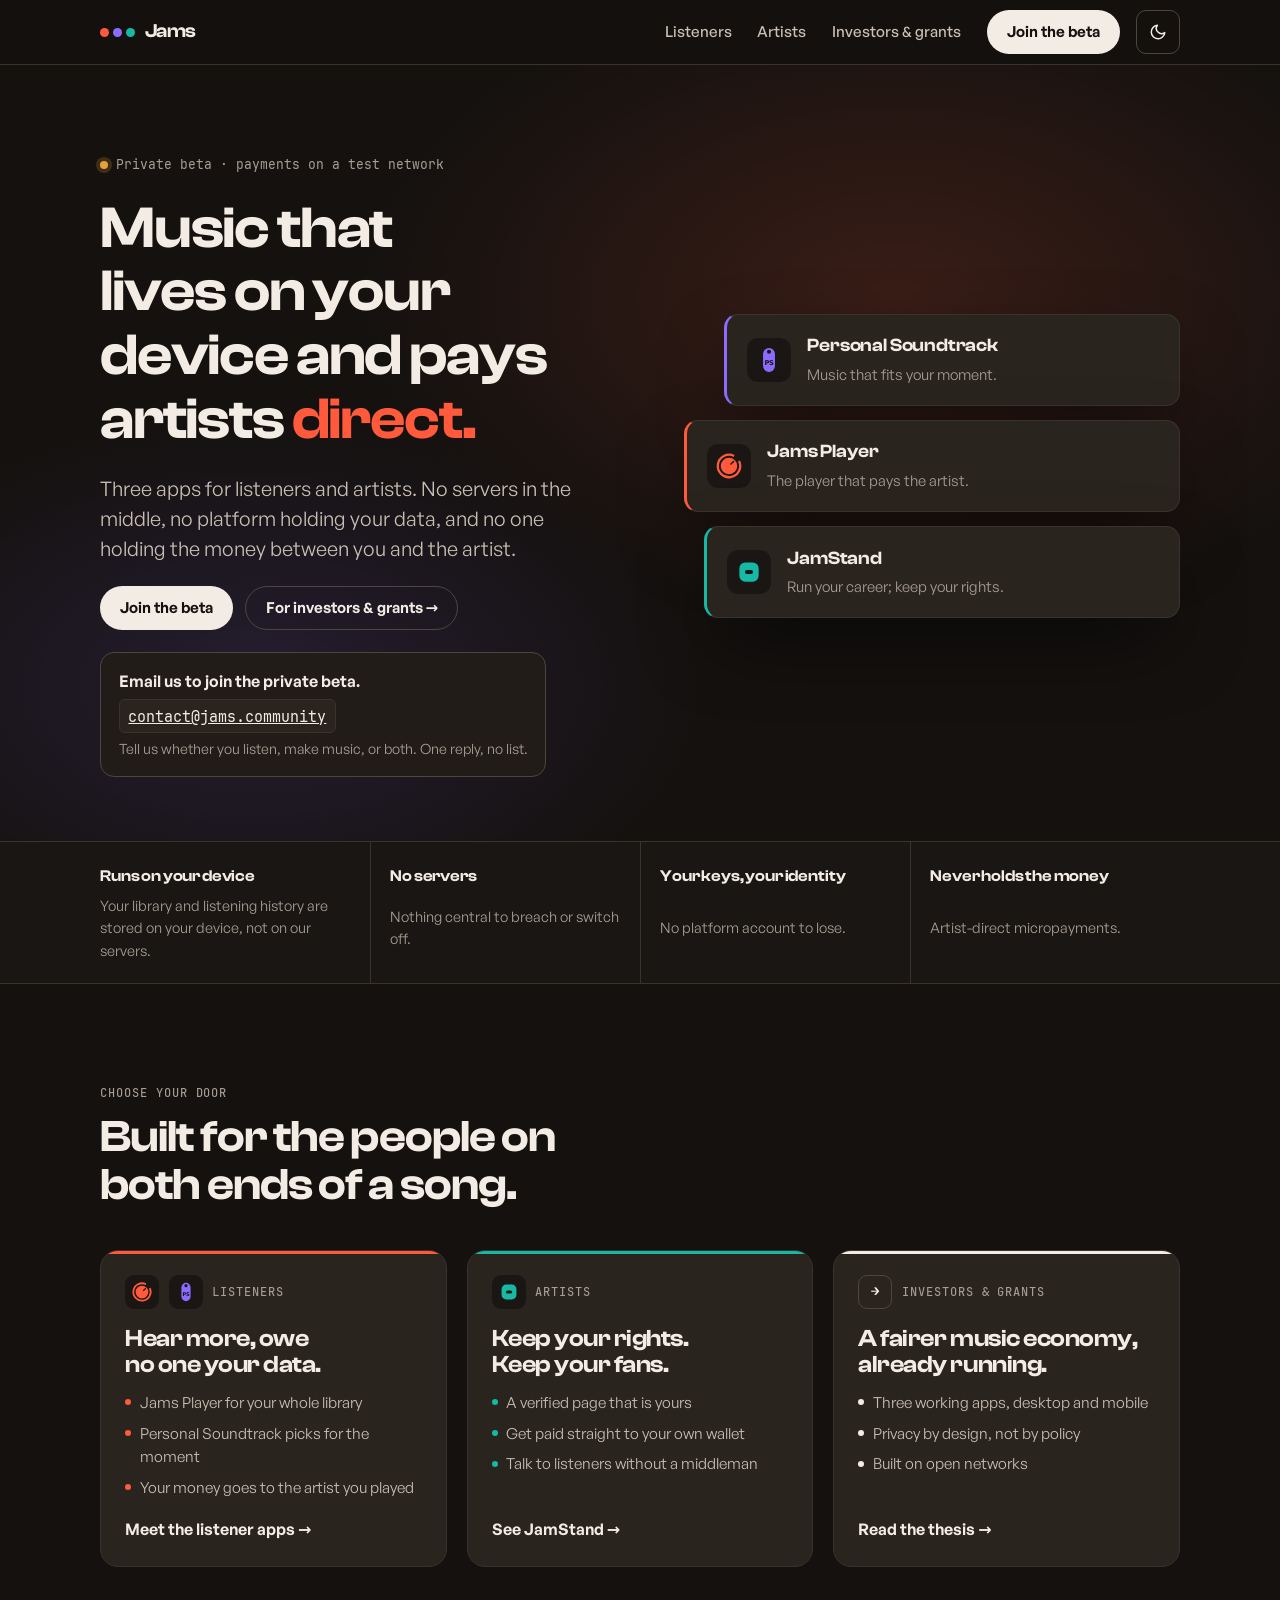
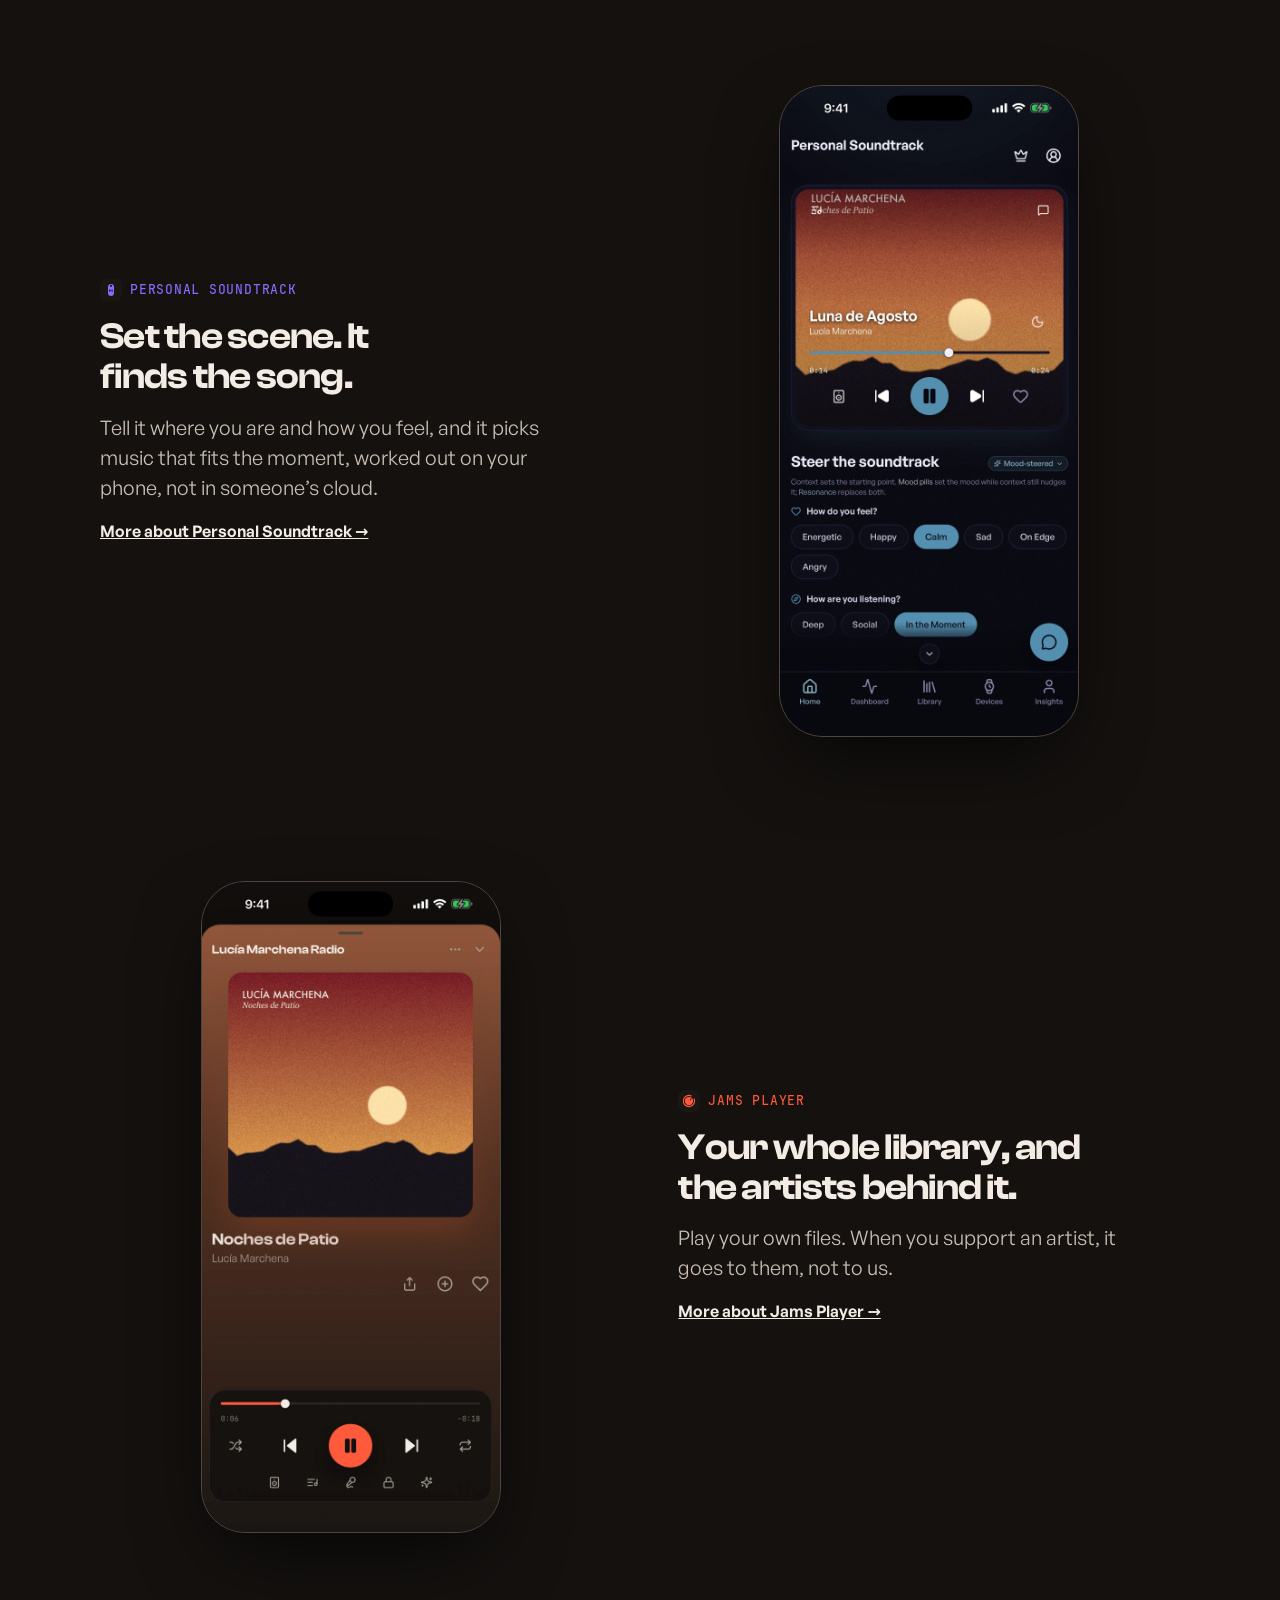
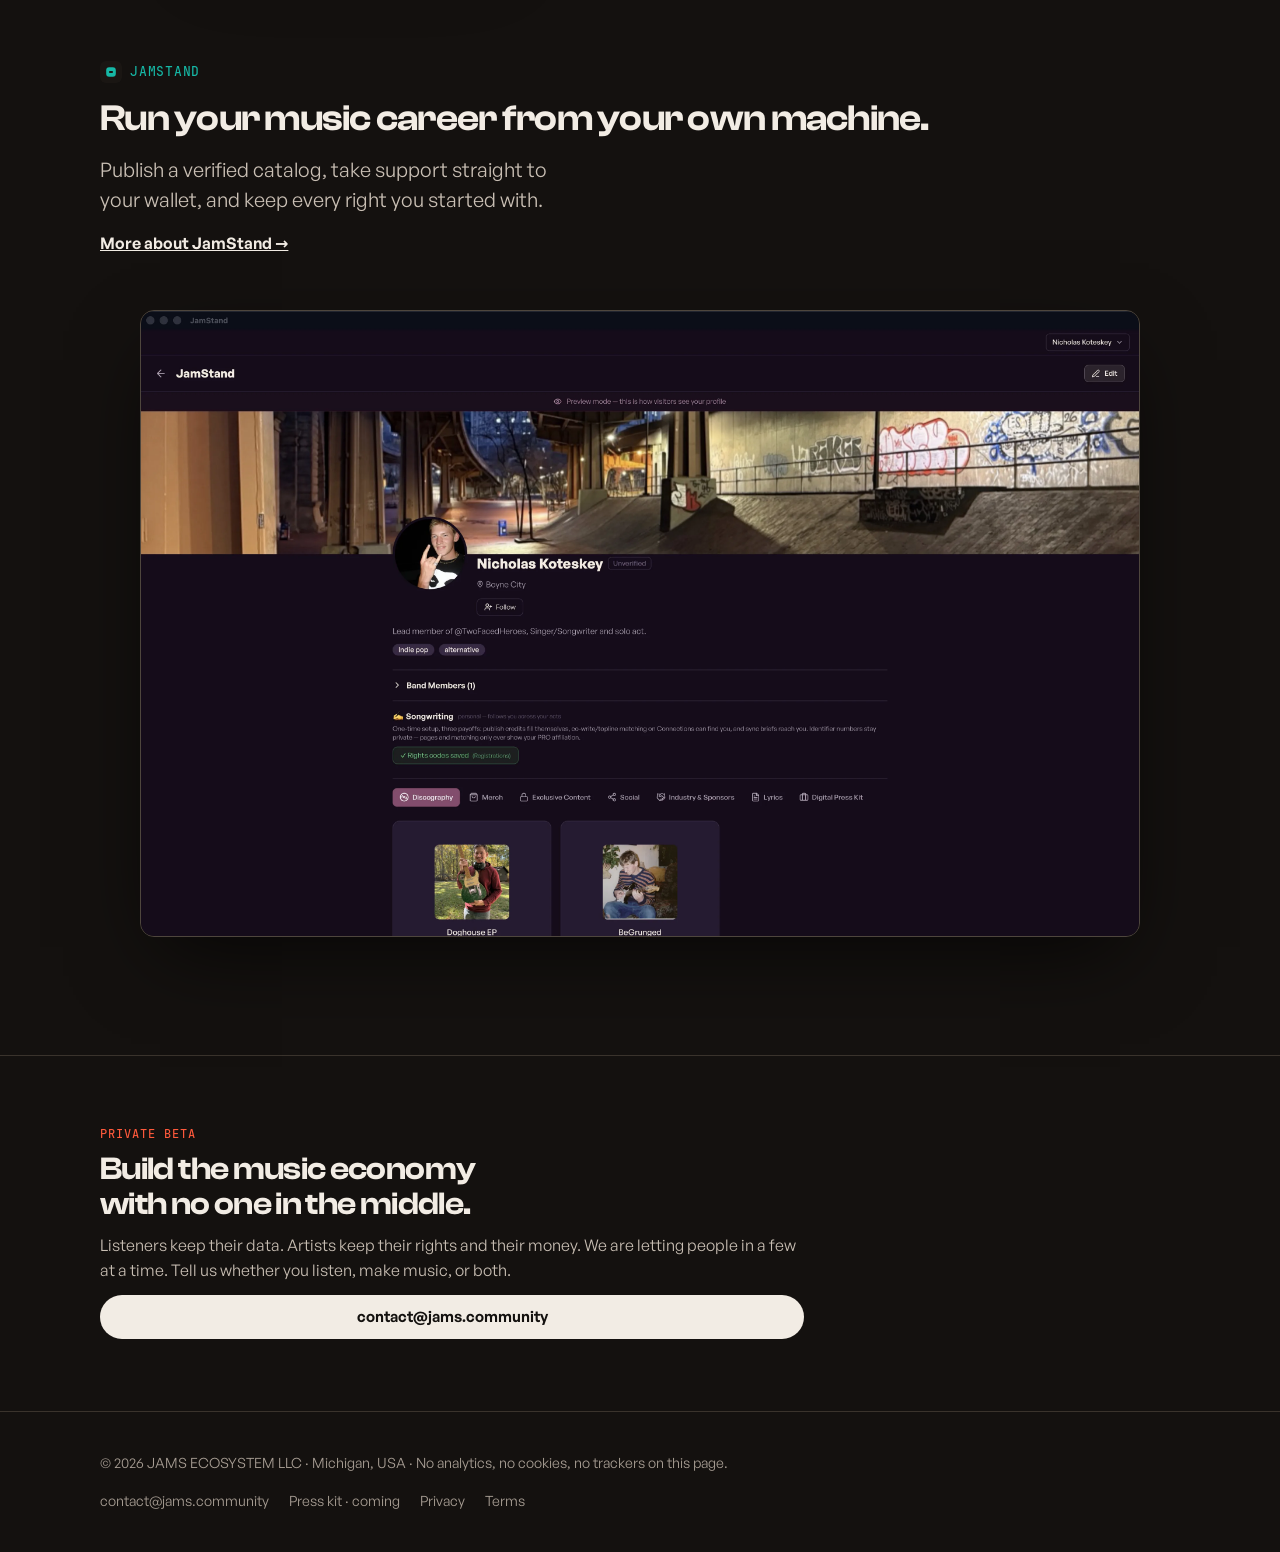
<file: index.html>
<!doctype html>
<html lang="en" data-app="hub" data-theme="dark">
<head>
<meta charset="utf-8">
<meta name="viewport" content="width=device-width, initial-scale=1">
<script>(function(){try{if(localStorage.getItem("jams-theme")==="light")document.documentElement.setAttribute("data-theme","light");}catch(e){}document.documentElement.className+=" js";})();</script>
<title>Jams — Music that lives on your device and pays artists direct.</title>
<meta name="description" content="Three apps for listeners and artists. No servers in the middle, no platform holding your data, and no one holding the money between you and the artist.">
<link rel="icon" href="./marks/jams.d1a4eaee.svg">
<link rel="stylesheet" href="./tokens.6f598be9.css">
<link rel="stylesheet" href="./fonts.3f3f7ff3.css">
<link rel="stylesheet" href="./site.f1876d6f.css">
<script src="./site.ae31590f.js" defer></script>
</head>
<body>
<div class="page">
<header class="nav"><div class="wrap">
<div class="bar">
<a class="brand" href="./"><span class="brand__dots"><i></i><i></i><i></i></span>Jams</a>
<nav class="nav__links" aria-label="Primary"><a href="./#listen">Listeners</a><a href="./jamstand/">Artists</a><a href="./investors/">Investors &amp; grants</a><a class="btn btn-primary" href="./#join">Join the beta</a></nav>
<div class="nav__right"><button type="button" class="theme-toggle" data-theme-toggle aria-pressed="false" aria-label="Switch to light theme"><svg class="icon-sun" viewBox="0 0 24 24" fill="none" stroke="currentColor" stroke-width="2" stroke-linecap="round" aria-hidden="true"><circle cx="12" cy="12" r="4"></circle><path d="M12 2v2M12 20v2M4.93 4.93l1.41 1.41M17.66 17.66l1.41 1.41M2 12h2M20 12h2M4.93 19.07l1.41-1.41M17.66 6.34l1.41-1.41"></path></svg><svg class="icon-moon" viewBox="0 0 24 24" fill="none" stroke="currentColor" stroke-width="2" stroke-linecap="round" stroke-linejoin="round" aria-hidden="true"><path d="M21 12.79A9 9 0 1 1 11.21 3 7 7 0 0 0 21 12.79Z"></path></svg></button><button type="button" class="menu-btn" data-menu-toggle aria-expanded="false" aria-controls="mnav">Menu</button></div>
</div>
<nav class="mobile-nav" id="mnav" aria-label="Menu"><a href="./#listen">Listeners</a><a href="./jamstand/">Artists</a><a href="./investors/">Investors &amp; grants</a><a class="btn btn-primary" href="./#join">Join the beta</a></nav>
</div></header>
<main>
<section class="hero"><div class="wrap hero__grid">
<div class="hero__copy">
<span class="status"><i></i>Private beta &middot; payments on a test network</span>
<h1>Music that lives on your device and pays artists <em>direct.</em></h1>
<p class="lede">Three apps for listeners and artists. No servers in the middle, no platform holding your data, and no one holding the money between you and the artist.</p>
<div class="cta-row"><a class="btn btn-primary" href="#join">Join the beta</a><a class="btn btn-ghost" href="./investors/">For investors &amp; grants &rarr;</a></div>
<div id="join" class="join" role="region" aria-label="How to join">
<b>Email us to join the private beta.</b>
<a href="mailto:contact@jams.community"><code>contact@jams.community</code></a>
<small>Tell us whether you listen, make music, or both. One reply, no list.</small>
</div>
</div>
<div class="stage">
<a class="tile tile--ps" href="./ps/"><img src="./marks/ps.a2062bba.svg" alt="" width="44" height="44"><b>Personal Soundtrack</b><span>Music that fits your moment.</span></a>
<a class="tile tile--jp" href="./jp/"><img src="./marks/jp.30a206e2.svg" alt="" width="44" height="44"><b>Jams Player</b><span>The player that pays the artist.</span></a>
<a class="tile tile--js" href="./jamstand/"><img src="./marks/jamstand.f0c3744e.svg" alt="" width="44" height="44"><b>JamStand</b><span>Run your career; keep your rights.</span></a>
</div>
</div></section>

<div class="trust"><div class="wrap trust__grid">
<div><b>Runs on your device</b><span>Your library and listening history are stored on your device, not on our servers.</span></div>
<div><b>No servers</b><span>Nothing central to breach or switch off.</span></div>
<div><b>Your keys, your identity</b><span>No platform account to lose.</span></div>
<div><b>Never holds the money</b><span>Artist-direct micropayments.</span></div>
</div></div>

<section id="doors" class="block"><div class="wrap">
<div class="sec-head"><span class="eyebrow">Choose your door</span><h2>Built for the people on both ends of a song.</h2></div>
<div class="doors">
<a class="door" href="#listen"><div class="who"><img src="./marks/jp.30a206e2.svg" alt="" width="34" height="34"><img src="./marks/ps.a2062bba.svg" alt="" width="34" height="34"><span class="eyebrow">Listeners</span></div>
<div><h3>Hear more, owe no one your data.</h3><ul><li>Jams Player for your whole library</li><li>Personal Soundtrack picks for the moment</li><li>Your money goes to the artist you played</li></ul></div>
<span class="go">Meet the listener apps &rarr;</span></a>
<a class="door js" href="./jamstand/"><div class="who"><img src="./marks/jamstand.f0c3744e.svg" alt="" width="34" height="34"><span class="eyebrow">Artists</span></div>
<div><h3>Keep your rights. Keep your fans.</h3><ul><li>A verified page that is yours</li><li>Get paid straight to your own wallet</li><li>Talk to listeners without a middleman</li></ul></div>
<span class="go">See JamStand &rarr;</span></a>
<a class="door inv" href="./investors/"><div class="who"><span class="inv-mark" aria-hidden="true">&rarr;</span><span class="eyebrow">Investors &amp; grants</span></div>
<div><h3>A fairer music economy, already running.</h3><ul><li>Three working apps, desktop and mobile</li><li>Privacy by design, not by policy</li><li>Built on open networks</li></ul></div>
<span class="go">Read the thesis &rarr;</span></a>
</div>
</div></section>

<section id="listen" class="block" style="padding-top:0"><div class="wrap">
<div class="feature">
<div class="f-copy"><span class="tag" style="--a:var(--ps)"><img src="./marks/ps.a2062bba.svg" alt="" width="22" height="22">Personal Soundtrack</span>
<h3>Set the scene. It finds the song.</h3>
<p class="lede">Tell it where you are and how you feel, and it picks music that fits the moment, worked out on your phone, not in someone&rsquo;s cloud.</p>
<a class="more" href="./ps/">More about Personal Soundtrack &rarr;</a></div>
<div class="f-media"><figure class="slot slot--phone" data-moment="P2"><picture><source type="image/webp" srcset="./captures/P2-iphone-dark.webp"><img src="./captures/P2-iphone-dark.png" alt="Personal Soundtrack on iPhone: the Home screen with a song playing and mood choices below." loading="lazy"></picture></figure></div>
</div>
<div class="feature flip">
<div class="f-copy"><span class="tag" style="--a:var(--jp)"><img src="./marks/jp.30a206e2.svg" alt="" width="22" height="22">Jams Player</span>
<h3>Your whole library, and the artists behind it.</h3>
<p class="lede">Play your own files. When you support an artist, it goes to them, not to us.</p>
<a class="more" href="./jp/">More about Jams Player &rarr;</a></div>
<div class="f-media"><figure class="slot slot--phone" data-moment="J1"><picture><source type="image/webp" srcset="./captures/J1-iphone-dark.webp"><img src="./captures/J1-iphone-dark.png" alt="Jams Player on iPhone: an artist radio station playing." loading="lazy"></picture></figure></div>
</div>
<div id="artists" class="feature">
<div class="f-copy"><span class="tag" style="--a:var(--js)"><img src="./marks/jamstand.f0c3744e.svg" alt="" width="22" height="22">JamStand</span>
<h3>Run your music career from your own machine.</h3>
<p class="lede">Publish a verified catalog, take support straight to your wallet, and keep every right you started with.</p>
<a class="more" href="./jamstand/">More about JamStand &rarr;</a></div>
<div class="f-media"><figure class="slot slot--desktop" data-moment="S1"><picture><source type="image/webp" srcset="./captures/S1-desktop-mac-dark.webp"><img src="./captures/S1-desktop-mac-dark.png" alt="JamStand: an artist's public page with their releases." loading="lazy"></picture></figure></div>
</div>
</div></section>

<section id="join-us" class="section"><div class="wrap"><div class="beta"><span class="eyebrow eyebrow--accent">Private beta</span><h2>Build the music economy with no one in the middle.</h2><p>Listeners keep their data. Artists keep their rights and their money. We are letting people in a few at a time. Tell us whether you listen, make music, or both.</p><a class="btn btn-primary" href="mailto:contact@jams.community">contact@jams.community</a></div></div></section>
</main>
<footer id="footer" class="footer"><div class="wrap foot">
<p>&copy; 2026 JAMS ECOSYSTEM LLC &middot; Michigan, USA &middot; No analytics, no cookies, no trackers on this page.</p>
<div class="foot__links"><a href="mailto:contact@jams.community">contact@jams.community</a><span>Press kit &middot; coming</span><a href="./privacy/">Privacy</a><a href="./terms/">Terms</a></div>
</div></footer>
</div>
</body>
</html>
</file>
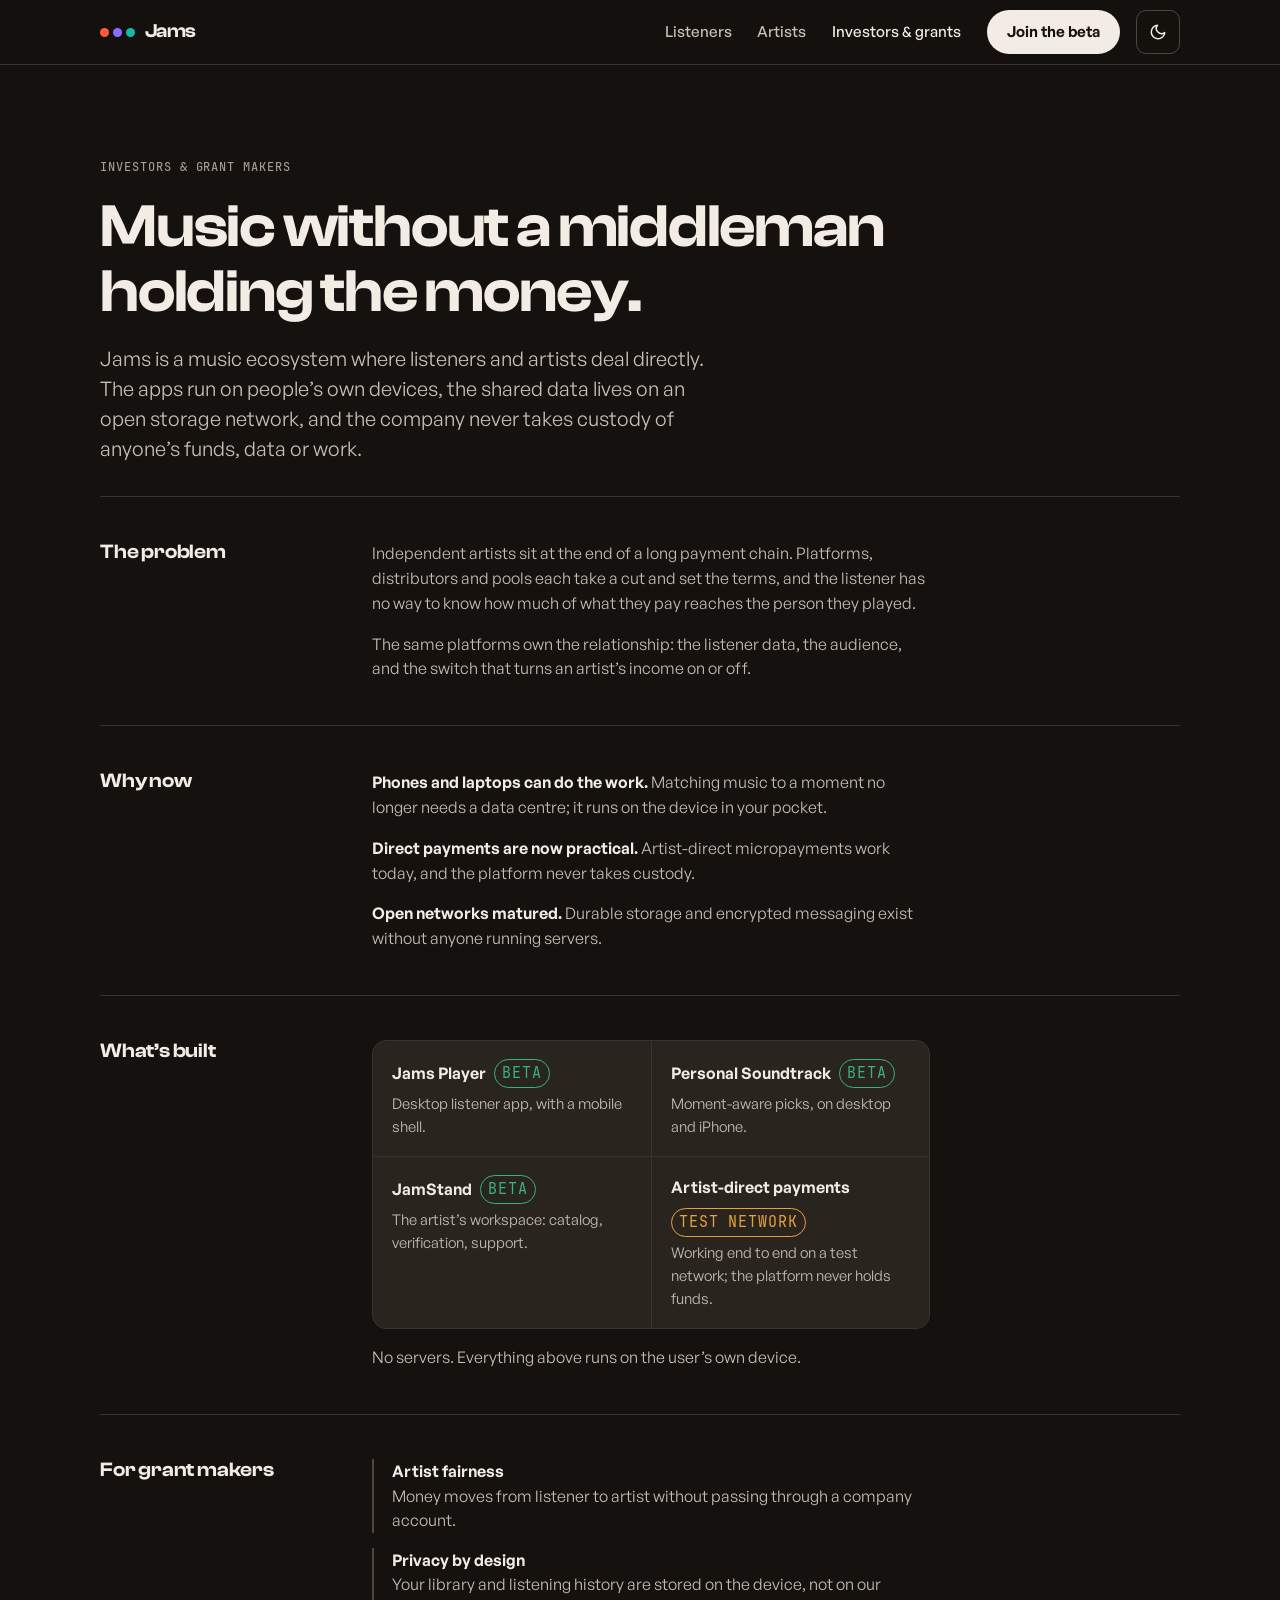
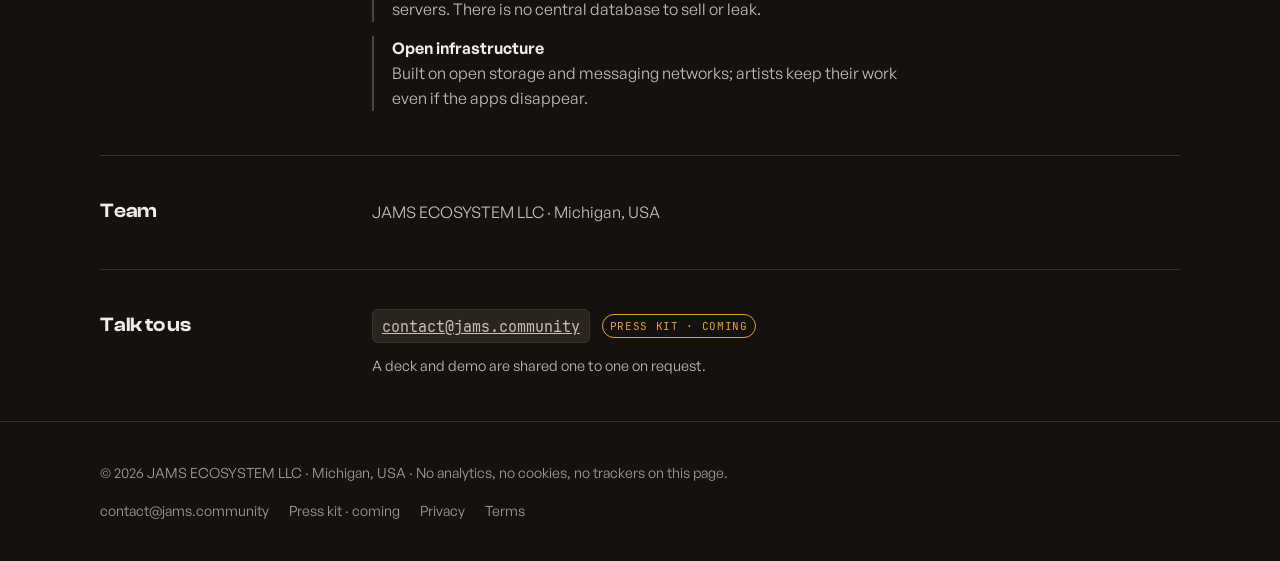
<file: investors/index.html>
<!doctype html>
<html lang="en" data-app="investors" data-theme="dark">
<head>
<meta charset="utf-8">
<meta name="viewport" content="width=device-width, initial-scale=1">
<script>(function(){try{if(localStorage.getItem("jams-theme")==="light")document.documentElement.setAttribute("data-theme","light");}catch(e){}document.documentElement.className+=" js";})();</script>
<title>Jams for investors and grant makers — music without a middleman holding the money.</title>
<meta name="description" content="Jams is a music ecosystem where listeners and artists deal directly. The apps run on people's own devices and the company never takes custody of funds, data or work.">
<link rel="icon" href="../marks/jams.d1a4eaee.svg">
<link rel="stylesheet" href="../tokens.6f598be9.css">
<link rel="stylesheet" href="../fonts.3f3f7ff3.css">
<link rel="stylesheet" href="../site.f1876d6f.css">
<script src="../site.ae31590f.js" defer></script>
</head>
<body>
<div class="page">
<header class="nav"><div class="wrap">
<div class="bar">
<a class="brand" href="../"><span class="brand__dots"><i></i><i></i><i></i></span>Jams</a>
<nav class="nav__links" aria-label="Primary"><a href="../#listen">Listeners</a><a href="../jamstand/">Artists</a><a href="../investors/" aria-current="page">Investors &amp; grants</a><a class="btn btn-primary" href="../#join">Join the beta</a></nav>
<div class="nav__right"><button type="button" class="theme-toggle" data-theme-toggle aria-pressed="false" aria-label="Switch to light theme"><svg class="icon-sun" viewBox="0 0 24 24" fill="none" stroke="currentColor" stroke-width="2" stroke-linecap="round" aria-hidden="true"><circle cx="12" cy="12" r="4"></circle><path d="M12 2v2M12 20v2M4.93 4.93l1.41 1.41M17.66 17.66l1.41 1.41M2 12h2M20 12h2M4.93 19.07l1.41-1.41M17.66 6.34l1.41-1.41"></path></svg><svg class="icon-moon" viewBox="0 0 24 24" fill="none" stroke="currentColor" stroke-width="2" stroke-linecap="round" stroke-linejoin="round" aria-hidden="true"><path d="M21 12.79A9 9 0 1 1 11.21 3 7 7 0 0 0 21 12.79Z"></path></svg></button><button type="button" class="menu-btn" data-menu-toggle aria-expanded="false" aria-controls="mnav">Menu</button></div>
</div>
<nav class="mobile-nav" id="mnav" aria-label="Menu"><a href="../#listen">Listeners</a><a href="../jamstand/">Artists</a><a href="../investors/" aria-current="page">Investors &amp; grants</a><a class="btn btn-primary" href="../#join">Join the beta</a></nav>
</div></header>
<main>
<div class="wrap">
<section class="inv-hero">
<span class="eyebrow">Investors &amp; grant makers</span>
<h1>Music without a middleman holding the money.</h1>
<p class="lede">Jams is a music ecosystem where listeners and artists deal directly. The apps run on people&rsquo;s own devices, the shared data lives on an open storage network, and the company never takes custody of anyone&rsquo;s funds, data or work.</p>
</section>

<section class="cols" id="problem">
<h2>The problem</h2>
<div class="body">
<p>Independent artists sit at the end of a long payment chain. Platforms, distributors and pools each take a cut and set the terms, and the listener has no way to know how much of what they pay reaches the person they played.</p>
<p>The same platforms own the relationship: the listener data, the audience, and the switch that turns an artist&rsquo;s income on or off.</p>
</div>
</section>

<section class="cols" id="why-now">
<h2>Why now</h2>
<div class="body">
<p><strong>Phones and laptops can do the work.</strong> Matching music to a moment no longer needs a data centre; it runs on the device in your pocket.</p>
<p><strong>Direct payments are now practical.</strong> Artist-direct micropayments work today, and the platform never takes custody.</p>
<p><strong>Open networks matured.</strong> Durable storage and encrypted messaging exist without anyone running servers.</p>
</div>
</section>

<section class="cols" id="built">
<h2>What&rsquo;s built</h2>
<div class="body">
<div class="built">
<div><b>Jams Player <span class="pill live">Beta</span></b><span>Desktop listener app, with a mobile shell.</span></div>
<div><b>Personal Soundtrack <span class="pill live">Beta</span></b><span>Moment-aware picks, on desktop and iPhone.</span></div>
<div><b>JamStand <span class="pill live">Beta</span></b><span>The artist&rsquo;s workspace: catalog, verification, support.</span></div>
<div><b>Artist-direct payments <span class="pill test">Test network</span></b><span>Working end to end on a test network; the platform never holds funds.</span></div>
</div>
<p>No servers. Everything above runs on the user&rsquo;s own device.</p>
</div>
</section>

<section class="cols" id="grants">
<h2>For grant makers</h2>
<div class="body">
<ul class="good">
<li><b>Artist fairness</b>Money moves from listener to artist without passing through a company account.</li>
<li><b>Privacy by design</b>Your library and listening history are stored on the device, not on our servers. There is no central database to sell or leak.</li>
<li><b>Open infrastructure</b>Built on open storage and messaging networks; artists keep their work even if the apps disappear.</li>
</ul>
</div>
</section>

<section class="cols" id="team">
<h2>Team</h2>
<div class="body">
<p>JAMS ECOSYSTEM LLC &middot; Michigan, USA</p>
</div>
</section>

<section class="cols" id="contact">
<h2>Talk to us</h2>
<div class="body">
<div class="contact"><a href="mailto:contact@jams.community"><code>contact@jams.community</code></a><span class="pill test">Press kit &middot; coming</span></div>
<p class="small">A deck and demo are shared one to one on request.</p>
</div>
</section>
</div>
</main>
<footer id="footer" class="footer"><div class="wrap foot">
<p>&copy; 2026 JAMS ECOSYSTEM LLC &middot; Michigan, USA &middot; No analytics, no cookies, no trackers on this page.</p>
<div class="foot__links"><a href="mailto:contact@jams.community">contact@jams.community</a><span>Press kit &middot; coming</span><a href="../privacy/">Privacy</a><a href="../terms/">Terms</a></div>
</div></footer>
</div>
</body>
</html>
</file>
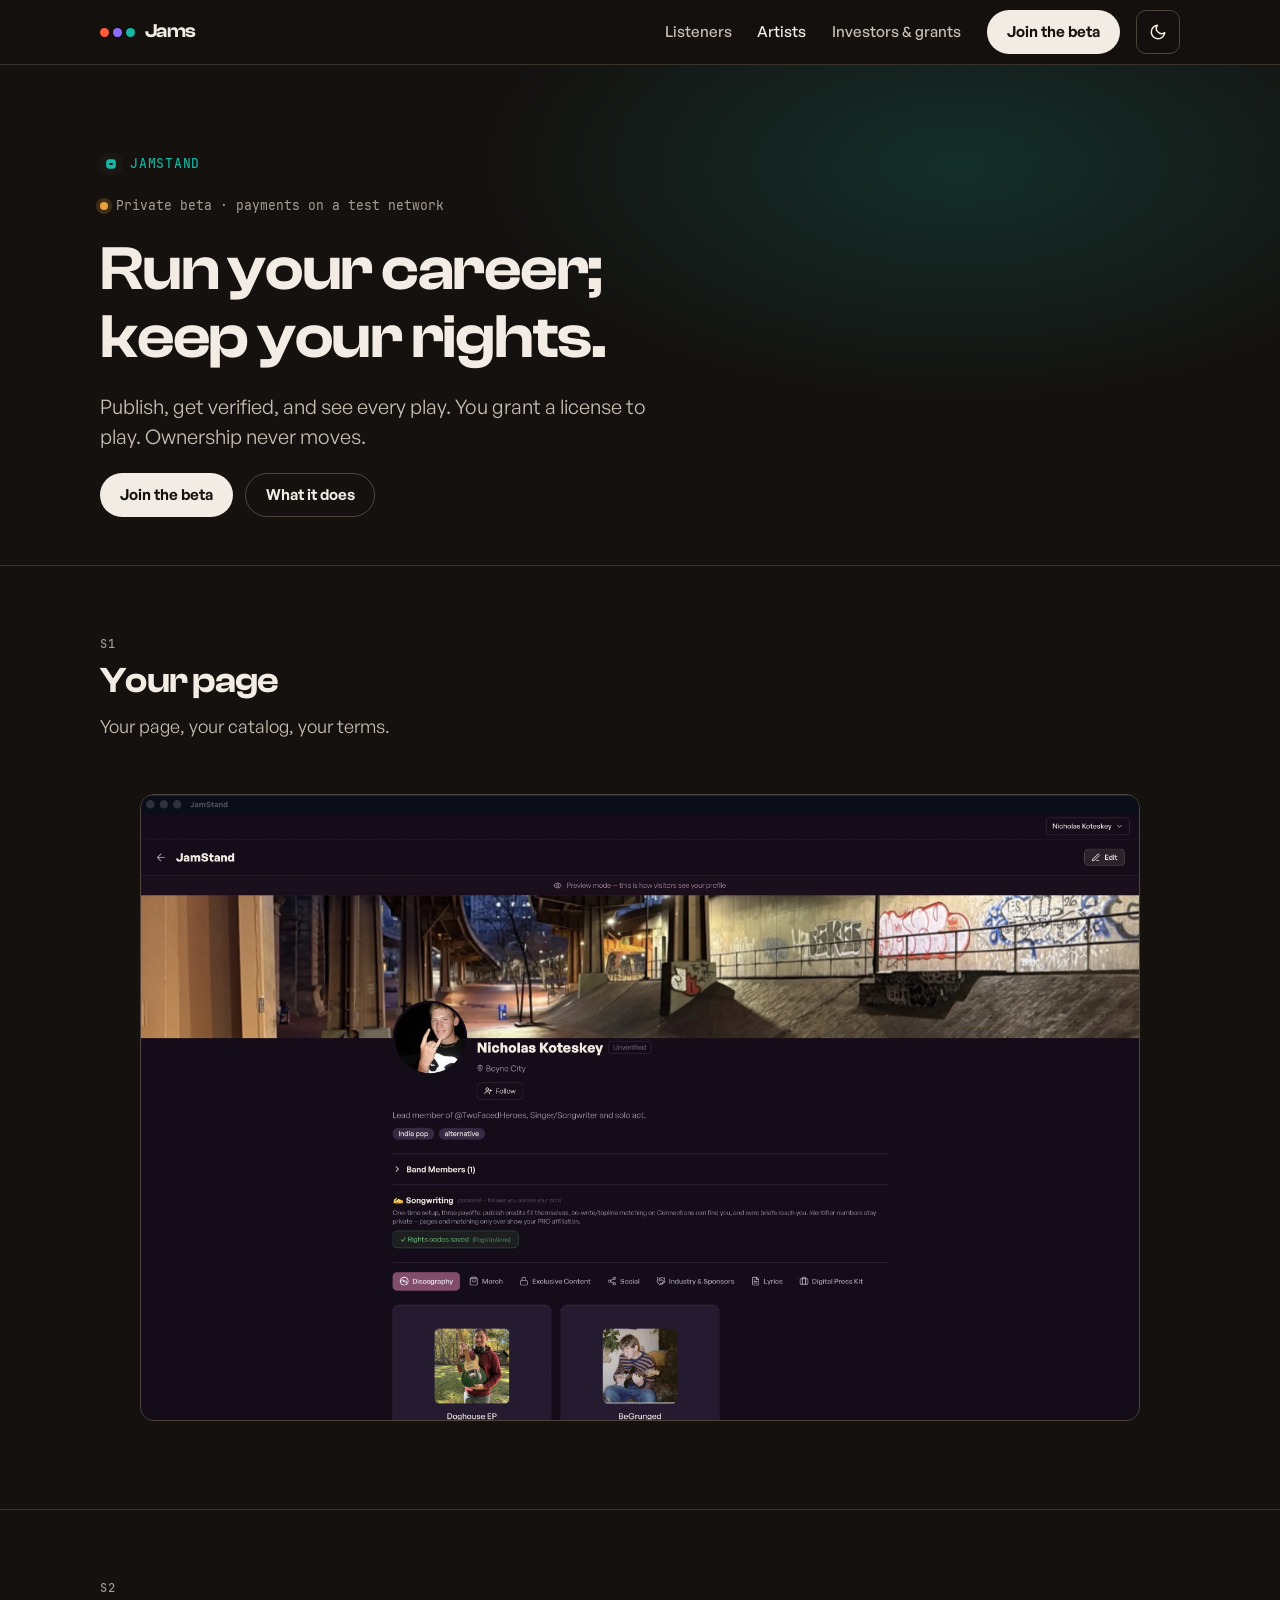
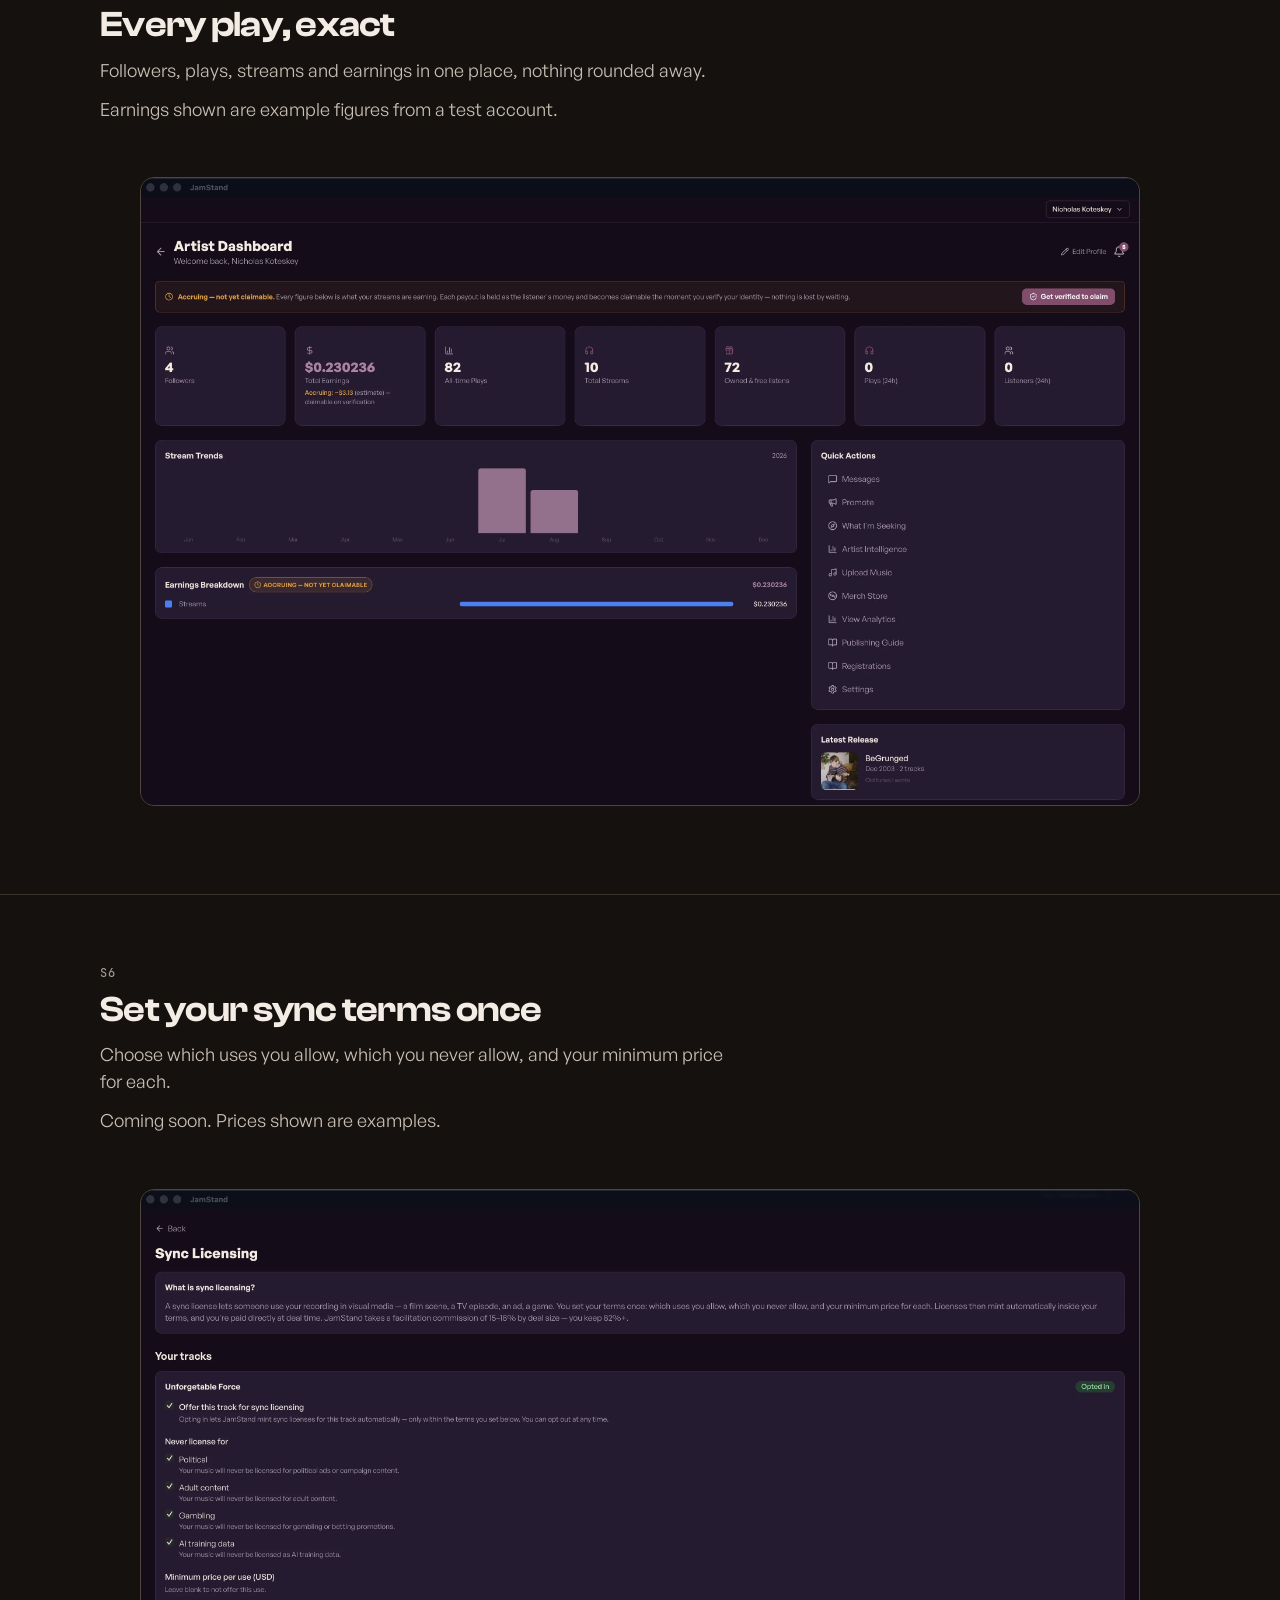
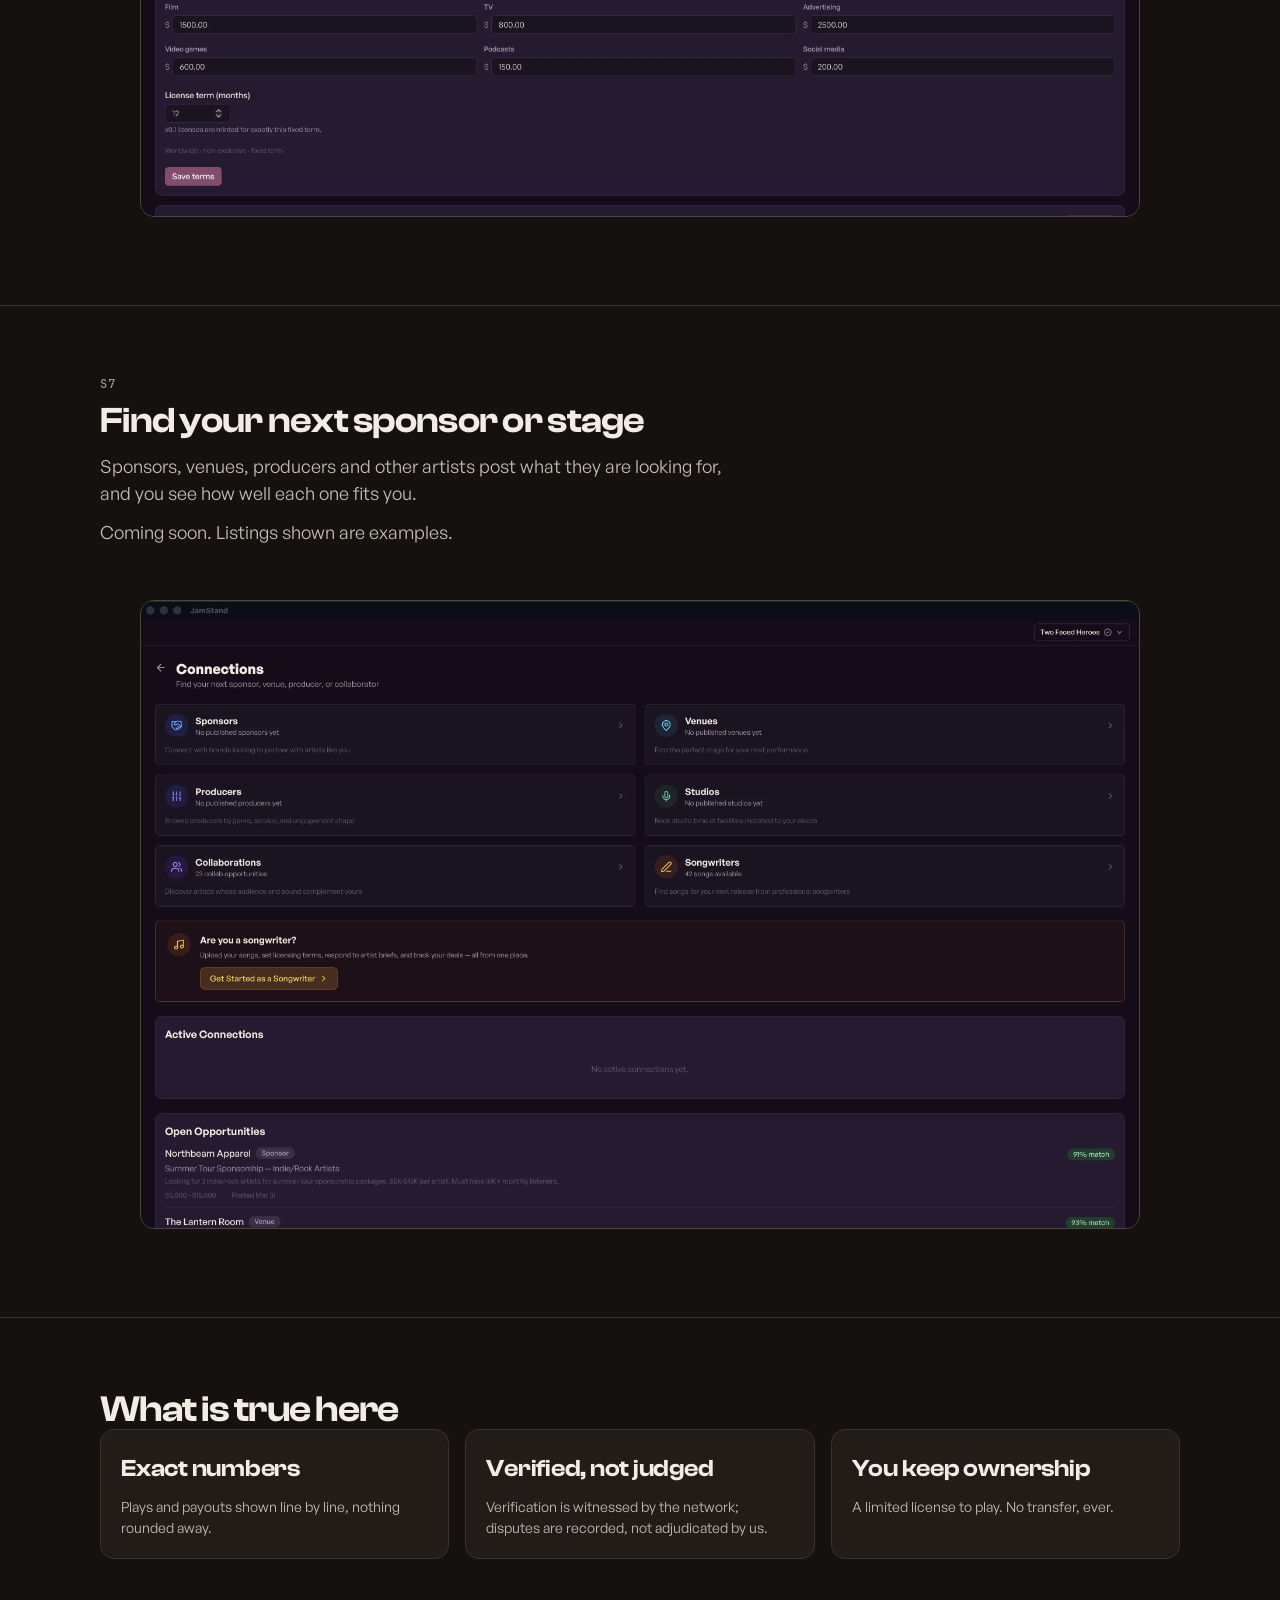
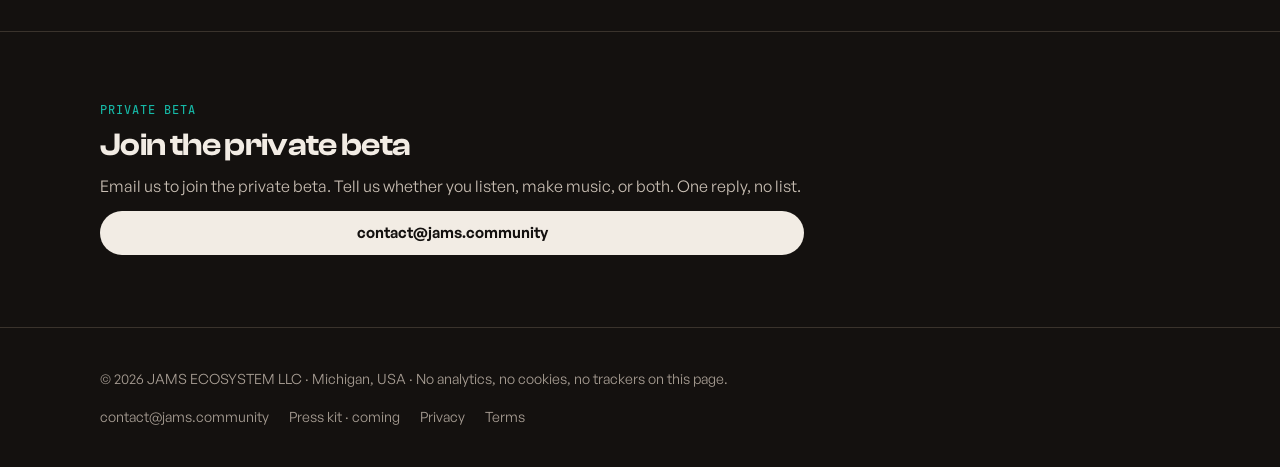
<file: jamstand/index.html>
<!doctype html>
<html lang="en" data-app="jamstand" data-theme="dark">
<head>
<meta charset="utf-8">
<meta name="viewport" content="width=device-width, initial-scale=1">
<script>(function(){try{if(localStorage.getItem("jams-theme")==="light")document.documentElement.setAttribute("data-theme","light");}catch(e){}document.documentElement.className+=" js";})();</script>
<title>JamStand — Run your career; keep your rights.</title>
<meta name="description" content="Publish, get verified, and see every play. You grant a license to play. Ownership never moves.">
<link rel="icon" href="../marks/jams.d1a4eaee.svg">
<link rel="stylesheet" href="../tokens.6f598be9.css">
<link rel="stylesheet" href="../fonts.3f3f7ff3.css">
<link rel="stylesheet" href="../site.f1876d6f.css">
<script src="../site.ae31590f.js" defer></script>
</head>
<body>
<div class="page">
<header class="nav"><div class="wrap">
<div class="bar">
<a class="brand" href="../"><span class="brand__dots"><i></i><i></i><i></i></span>Jams</a>
<nav class="nav__links" aria-label="Primary"><a href="../#listen">Listeners</a><a href="../jamstand/" aria-current="page">Artists</a><a href="../investors/">Investors &amp; grants</a><a class="btn btn-primary" href="../#join">Join the beta</a></nav>
<div class="nav__right"><button type="button" class="theme-toggle" data-theme-toggle aria-pressed="false" aria-label="Switch to light theme"><svg class="icon-sun" viewBox="0 0 24 24" fill="none" stroke="currentColor" stroke-width="2" stroke-linecap="round" aria-hidden="true"><circle cx="12" cy="12" r="4"></circle><path d="M12 2v2M12 20v2M4.93 4.93l1.41 1.41M17.66 17.66l1.41 1.41M2 12h2M20 12h2M4.93 19.07l1.41-1.41M17.66 6.34l1.41-1.41"></path></svg><svg class="icon-moon" viewBox="0 0 24 24" fill="none" stroke="currentColor" stroke-width="2" stroke-linecap="round" stroke-linejoin="round" aria-hidden="true"><path d="M21 12.79A9 9 0 1 1 11.21 3 7 7 0 0 0 21 12.79Z"></path></svg></button><button type="button" class="menu-btn" data-menu-toggle aria-expanded="false" aria-controls="mnav">Menu</button></div>
</div>
<nav class="mobile-nav" id="mnav" aria-label="Menu"><a href="../#listen">Listeners</a><a href="../jamstand/" aria-current="page">Artists</a><a href="../investors/">Investors &amp; grants</a><a class="btn btn-primary" href="../#join">Join the beta</a></nav>
</div></header>
<main>
<section class="apphero"><div class="wrap">
<span class="tag"><img src="../marks/jamstand.f0c3744e.svg" alt="" width="22" height="22">JamStand</span>
<span class="status"><i></i>Private beta &middot; payments on a test network</span>
<h1 class="apphero__title">Run your career; keep your rights.</h1>
<p class="apphero__sub">Publish, get verified, and see every play. You grant a license to play. Ownership never moves.</p>
<div class="cta-row"><a class="btn btn-primary" href="#join">Join the beta</a><a class="btn btn-ghost" href="#moments">What it does</a></div>
</div></section>
<div id="moments" class="visually-hidden"></div>
<section class="moment"><div class="wrap moment__inner"><div class="moment__copy"><span class="eyebrow">S1</span><h3 class="moment__title">Your page</h3><p class="moment__sentence">Your page, your catalog, your terms.</p></div><div class="moment__media"><figure class="slot slot--desktop" data-moment="S1"><picture><source type="image/webp" srcset="../captures/S1-desktop-mac-dark.webp"><img src="../captures/S1-desktop-mac-dark.png" alt="Your page, your catalog, your terms." loading="lazy"></picture></figure></div></div></section>
<section class="moment moment--flip"><div class="wrap moment__inner"><div class="moment__media"><figure class="slot slot--desktop" data-moment="S2"><picture><source type="image/webp" srcset="../captures/S2-desktop-mac-dark.webp"><img src="../captures/S2-desktop-mac-dark.png" alt="The artist dashboard: followers, plays, streams and earnings in one place." loading="lazy"></picture></figure></div><div class="moment__copy"><span class="eyebrow">S2</span><h3 class="moment__title">Every play, exact</h3><p class="moment__sentence">Followers, plays, streams and earnings in one place, nothing rounded away.</p><p class="moment__sentence small">Earnings shown are example figures from a test account.</p></div></div></section>
<section class="moment"><div class="wrap moment__inner"><div class="moment__copy"><span class="eyebrow">S6</span><h3 class="moment__title">Set your sync terms once</h3><p class="moment__sentence">Choose which uses you allow, which you never allow, and your minimum price for each.</p><p class="moment__sentence small">Coming soon. Prices shown are examples.</p></div><div class="moment__media"><figure class="slot slot--desktop" data-moment="S6"><picture><source type="image/webp" srcset="../captures/S6-desktop-mac-dark.webp"><img src="../captures/S6-desktop-mac-dark.png" alt="Sync licensing terms for a track: uses never allowed, and a minimum price for film, TV, advertising, games, podcasts and social media." loading="lazy"></picture></figure></div></div></section>
<section class="moment moment--flip"><div class="wrap moment__inner"><div class="moment__media"><figure class="slot slot--desktop" data-moment="S7"><picture><source type="image/webp" srcset="../captures/S7-desktop-mac-dark.webp"><img src="../captures/S7-desktop-mac-dark.png" alt="Connections: open opportunities from a sponsor, a venue, a producer and a brewery, each with what they offer and how well it fits." loading="lazy"></picture></figure></div><div class="moment__copy"><span class="eyebrow">S7</span><h3 class="moment__title">Find your next sponsor or stage</h3><p class="moment__sentence">Sponsors, venues, producers and other artists post what they are looking for, and you see how well each one fits you.</p><p class="moment__sentence small">Coming soon. Listings shown are examples.</p></div></div></section>
<section id="device" class="strip"><div class="wrap"><h2 class="section__title">What is true here</h2><div class="strip__grid"><div class="strip__card"><span class="strip__card-title">Exact numbers</span><span class="strip__card-text">Plays and payouts shown line by line, nothing rounded away.</span></div><div class="strip__card"><span class="strip__card-title">Verified, not judged</span><span class="strip__card-text">Verification is witnessed by the network; disputes are recorded, not adjudicated by us.</span></div><div class="strip__card"><span class="strip__card-title">You keep ownership</span><span class="strip__card-text">A limited license to play. No transfer, ever.</span></div></div></div></section>
<section id="join" class="section"><div class="wrap"><div class="beta"><span class="eyebrow eyebrow--accent">Private beta</span><h2>Join the private beta</h2><p>Email us to join the private beta. Tell us whether you listen, make music, or both. One reply, no list.</p><a class="btn btn-primary" href="mailto:contact@jams.community">contact@jams.community</a></div></div></section>
</main>
<footer id="footer" class="footer"><div class="wrap foot">
<p>&copy; 2026 JAMS ECOSYSTEM LLC &middot; Michigan, USA &middot; No analytics, no cookies, no trackers on this page.</p>
<div class="foot__links"><a href="mailto:contact@jams.community">contact@jams.community</a><span>Press kit &middot; coming</span><a href="../privacy/">Privacy</a><a href="../terms/">Terms</a></div>
</div></footer>
</div>
</body>
</html>
</file>
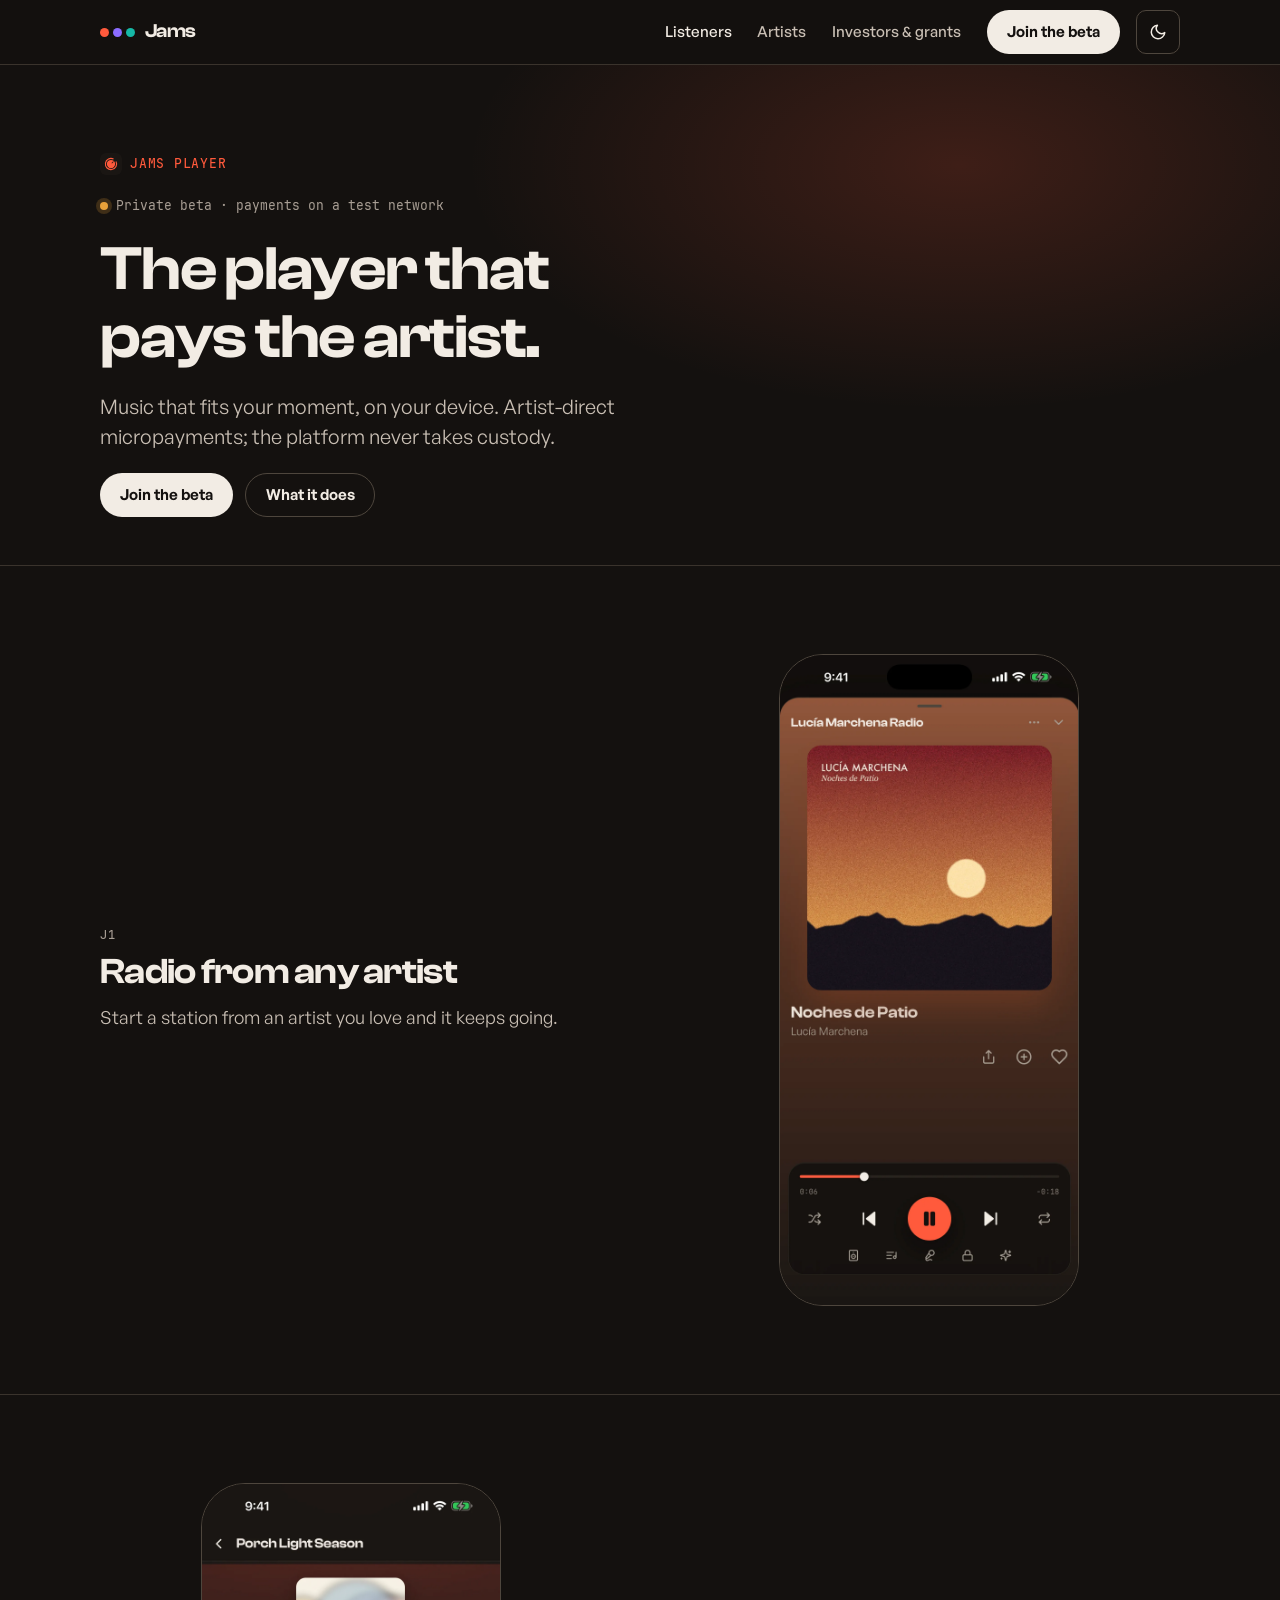
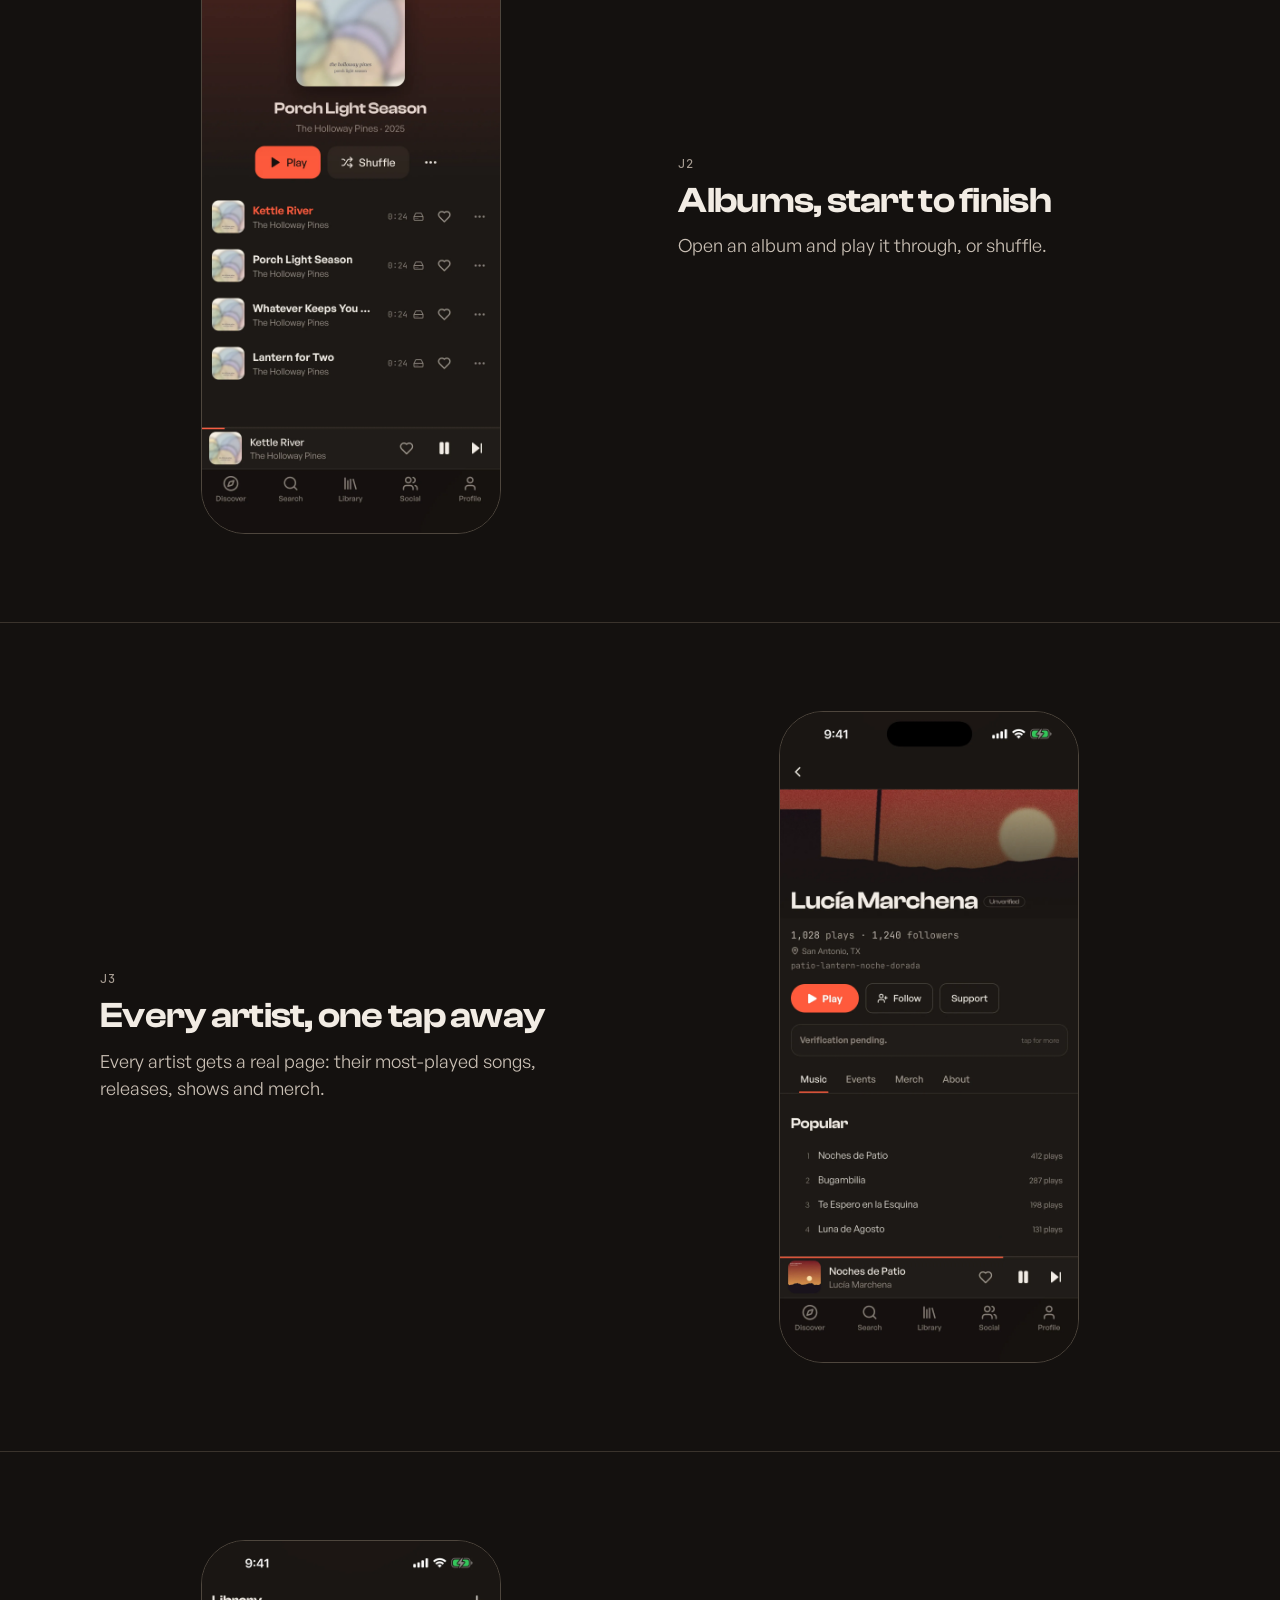
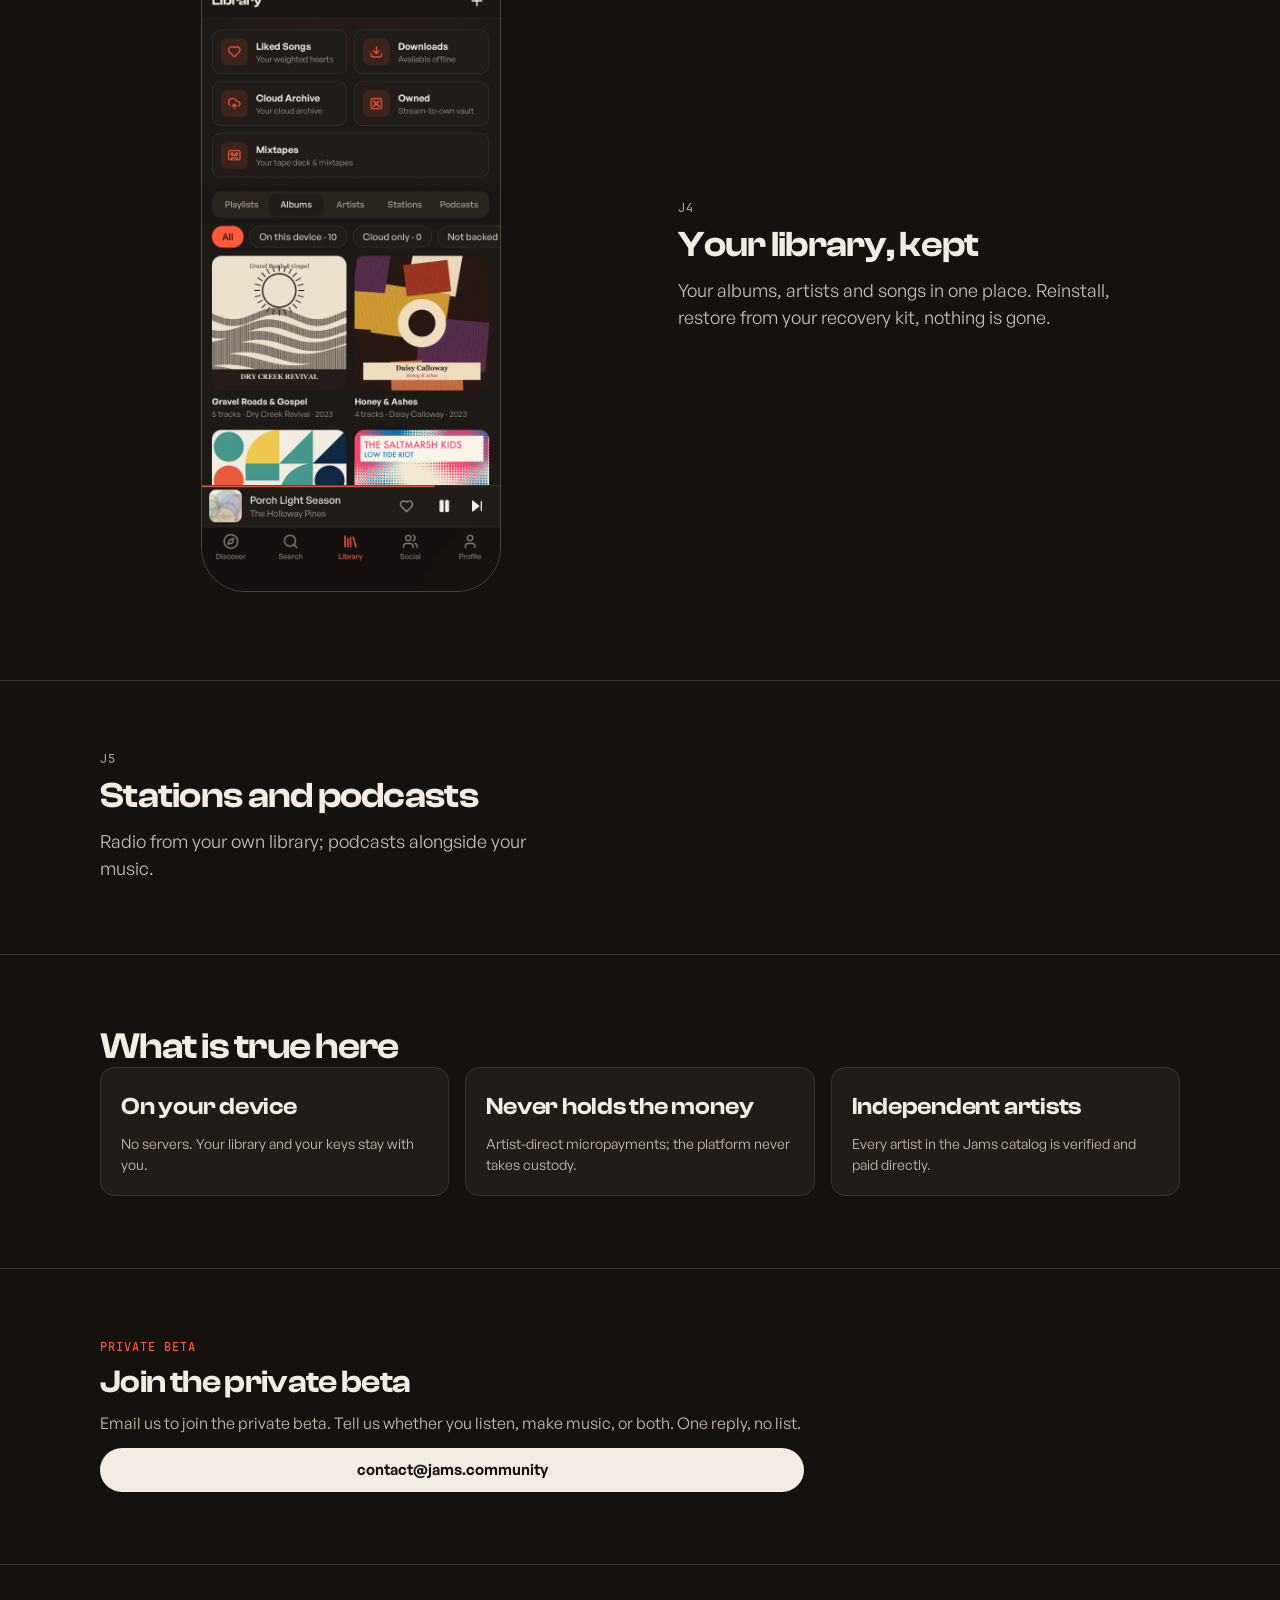
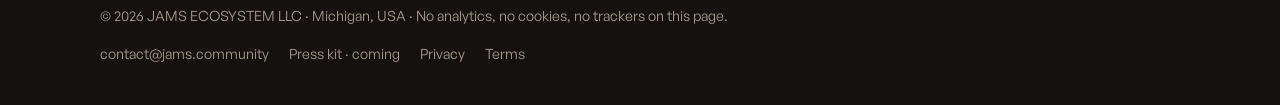
<file: jp/index.html>
<!doctype html>
<html lang="en" data-app="jp" data-theme="dark">
<head>
<meta charset="utf-8">
<meta name="viewport" content="width=device-width, initial-scale=1">
<script>(function(){try{if(localStorage.getItem("jams-theme")==="light")document.documentElement.setAttribute("data-theme","light");}catch(e){}document.documentElement.className+=" js";})();</script>
<title>Jams Player — The player that pays the artist.</title>
<meta name="description" content="Music that fits your moment, on your device. Artist-direct micropayments; the platform never takes custody.">
<link rel="icon" href="../marks/jams.d1a4eaee.svg">
<link rel="stylesheet" href="../tokens.6f598be9.css">
<link rel="stylesheet" href="../fonts.3f3f7ff3.css">
<link rel="stylesheet" href="../site.f1876d6f.css">
<script src="../site.ae31590f.js" defer></script>
</head>
<body>
<div class="page">
<header class="nav"><div class="wrap">
<div class="bar">
<a class="brand" href="../"><span class="brand__dots"><i></i><i></i><i></i></span>Jams</a>
<nav class="nav__links" aria-label="Primary"><a href="../#listen" aria-current="page">Listeners</a><a href="../jamstand/">Artists</a><a href="../investors/">Investors &amp; grants</a><a class="btn btn-primary" href="../#join">Join the beta</a></nav>
<div class="nav__right"><button type="button" class="theme-toggle" data-theme-toggle aria-pressed="false" aria-label="Switch to light theme"><svg class="icon-sun" viewBox="0 0 24 24" fill="none" stroke="currentColor" stroke-width="2" stroke-linecap="round" aria-hidden="true"><circle cx="12" cy="12" r="4"></circle><path d="M12 2v2M12 20v2M4.93 4.93l1.41 1.41M17.66 17.66l1.41 1.41M2 12h2M20 12h2M4.93 19.07l1.41-1.41M17.66 6.34l1.41-1.41"></path></svg><svg class="icon-moon" viewBox="0 0 24 24" fill="none" stroke="currentColor" stroke-width="2" stroke-linecap="round" stroke-linejoin="round" aria-hidden="true"><path d="M21 12.79A9 9 0 1 1 11.21 3 7 7 0 0 0 21 12.79Z"></path></svg></button><button type="button" class="menu-btn" data-menu-toggle aria-expanded="false" aria-controls="mnav">Menu</button></div>
</div>
<nav class="mobile-nav" id="mnav" aria-label="Menu"><a href="../#listen" aria-current="page">Listeners</a><a href="../jamstand/">Artists</a><a href="../investors/">Investors &amp; grants</a><a class="btn btn-primary" href="../#join">Join the beta</a></nav>
</div></header>
<main>
<section class="apphero"><div class="wrap">
<span class="tag"><img src="../marks/jp.30a206e2.svg" alt="" width="22" height="22">Jams Player</span>
<span class="status"><i></i>Private beta &middot; payments on a test network</span>
<h1 class="apphero__title">The player that pays the artist.</h1>
<p class="apphero__sub">Music that fits your moment, on your device. Artist-direct micropayments; the platform never takes custody.</p>
<div class="cta-row"><a class="btn btn-primary" href="#join">Join the beta</a><a class="btn btn-ghost" href="#moments">What it does</a></div>
</div></section>
<div id="moments" class="visually-hidden"></div>
<section class="moment"><div class="wrap moment__inner"><div class="moment__copy"><span class="eyebrow">J1</span><h3 class="moment__title">Radio from any artist</h3><p class="moment__sentence">Start a station from an artist you love and it keeps going.</p></div><div class="moment__media"><figure class="slot slot--phone" data-moment="J1"><picture><source type="image/webp" srcset="../captures/J1-iphone-dark.webp"><img src="../captures/J1-iphone-dark.png" alt="Jams Player on iPhone: an artist radio station playing." loading="lazy"></picture></figure></div></div></section>
<section class="moment moment--flip"><div class="wrap moment__inner"><div class="moment__media"><figure class="slot slot--phone" data-moment="J2"><picture><source type="image/webp" srcset="../captures/J2-iphone-dark.webp"><img src="../captures/J2-iphone-dark.png" alt="Jams Player on iPhone: an album page with its tracks." loading="lazy"></picture></figure></div><div class="moment__copy"><span class="eyebrow">J2</span><h3 class="moment__title">Albums, start to finish</h3><p class="moment__sentence">Open an album and play it through, or shuffle.</p></div></div></section>
<section class="moment"><div class="wrap moment__inner"><div class="moment__copy"><span class="eyebrow">J3</span><h3 class="moment__title">Every artist, one tap away</h3><p class="moment__sentence">Every artist gets a real page: their most-played songs, releases, shows and merch.</p></div><div class="moment__media"><figure class="slot slot--phone" data-moment="J3"><picture><source type="image/webp" srcset="../captures/J3-iphone-dark.webp"><img src="../captures/J3-iphone-dark.png" alt="Jams Player on iPhone: an artist page with a banner, popular songs, and tabs for events and merch." loading="lazy"></picture></figure></div></div></section>
<section class="moment moment--flip"><div class="wrap moment__inner"><div class="moment__media"><figure class="slot slot--phone" data-moment="J4"><picture><source type="image/webp" srcset="../captures/J4-iphone-dark.webp"><img src="../captures/J4-iphone-dark.png" alt="Jams Player on iPhone: the Library with albums." loading="lazy"></picture></figure></div><div class="moment__copy"><span class="eyebrow">J4</span><h3 class="moment__title">Your library, kept</h3><p class="moment__sentence">Your albums, artists and songs in one place. Reinstall, restore from your recovery kit, nothing is gone.</p></div></div></section>
<section class="moment"><div class="wrap moment__inner"><div class="moment__copy"><span class="eyebrow">J5</span><h3 class="moment__title">Stations and podcasts</h3><p class="moment__sentence">Radio from your own library; podcasts alongside your music.</p></div><div class="moment__media"><figure class="slot slot--desktop" data-moment="J5" data-alt="Radio from your own library; podcasts alongside your music."><span class="slot__id">J5</span><figcaption class="slot__note">Desktop · Stations or Podcasts · dark theme</figcaption><span class="slot__flag">real capture from the running app, or this slot stays empty</span></figure></div></div></section>
<section id="device" class="strip"><div class="wrap"><h2 class="section__title">What is true here</h2><div class="strip__grid"><div class="strip__card"><span class="strip__card-title">On your device</span><span class="strip__card-text">No servers. Your library and your keys stay with you.</span></div><div class="strip__card"><span class="strip__card-title">Never holds the money</span><span class="strip__card-text">Artist-direct micropayments; the platform never takes custody.</span></div><div class="strip__card"><span class="strip__card-title">Independent artists</span><span class="strip__card-text">Every artist in the Jams catalog is verified and paid directly.</span></div></div></div></section>
<section id="join" class="section"><div class="wrap"><div class="beta"><span class="eyebrow eyebrow--accent">Private beta</span><h2>Join the private beta</h2><p>Email us to join the private beta. Tell us whether you listen, make music, or both. One reply, no list.</p><a class="btn btn-primary" href="mailto:contact@jams.community">contact@jams.community</a></div></div></section>
</main>
<footer id="footer" class="footer"><div class="wrap foot">
<p>&copy; 2026 JAMS ECOSYSTEM LLC &middot; Michigan, USA &middot; No analytics, no cookies, no trackers on this page.</p>
<div class="foot__links"><a href="mailto:contact@jams.community">contact@jams.community</a><span>Press kit &middot; coming</span><a href="../privacy/">Privacy</a><a href="../terms/">Terms</a></div>
</div></footer>
</div>
</body>
</html>
</file>
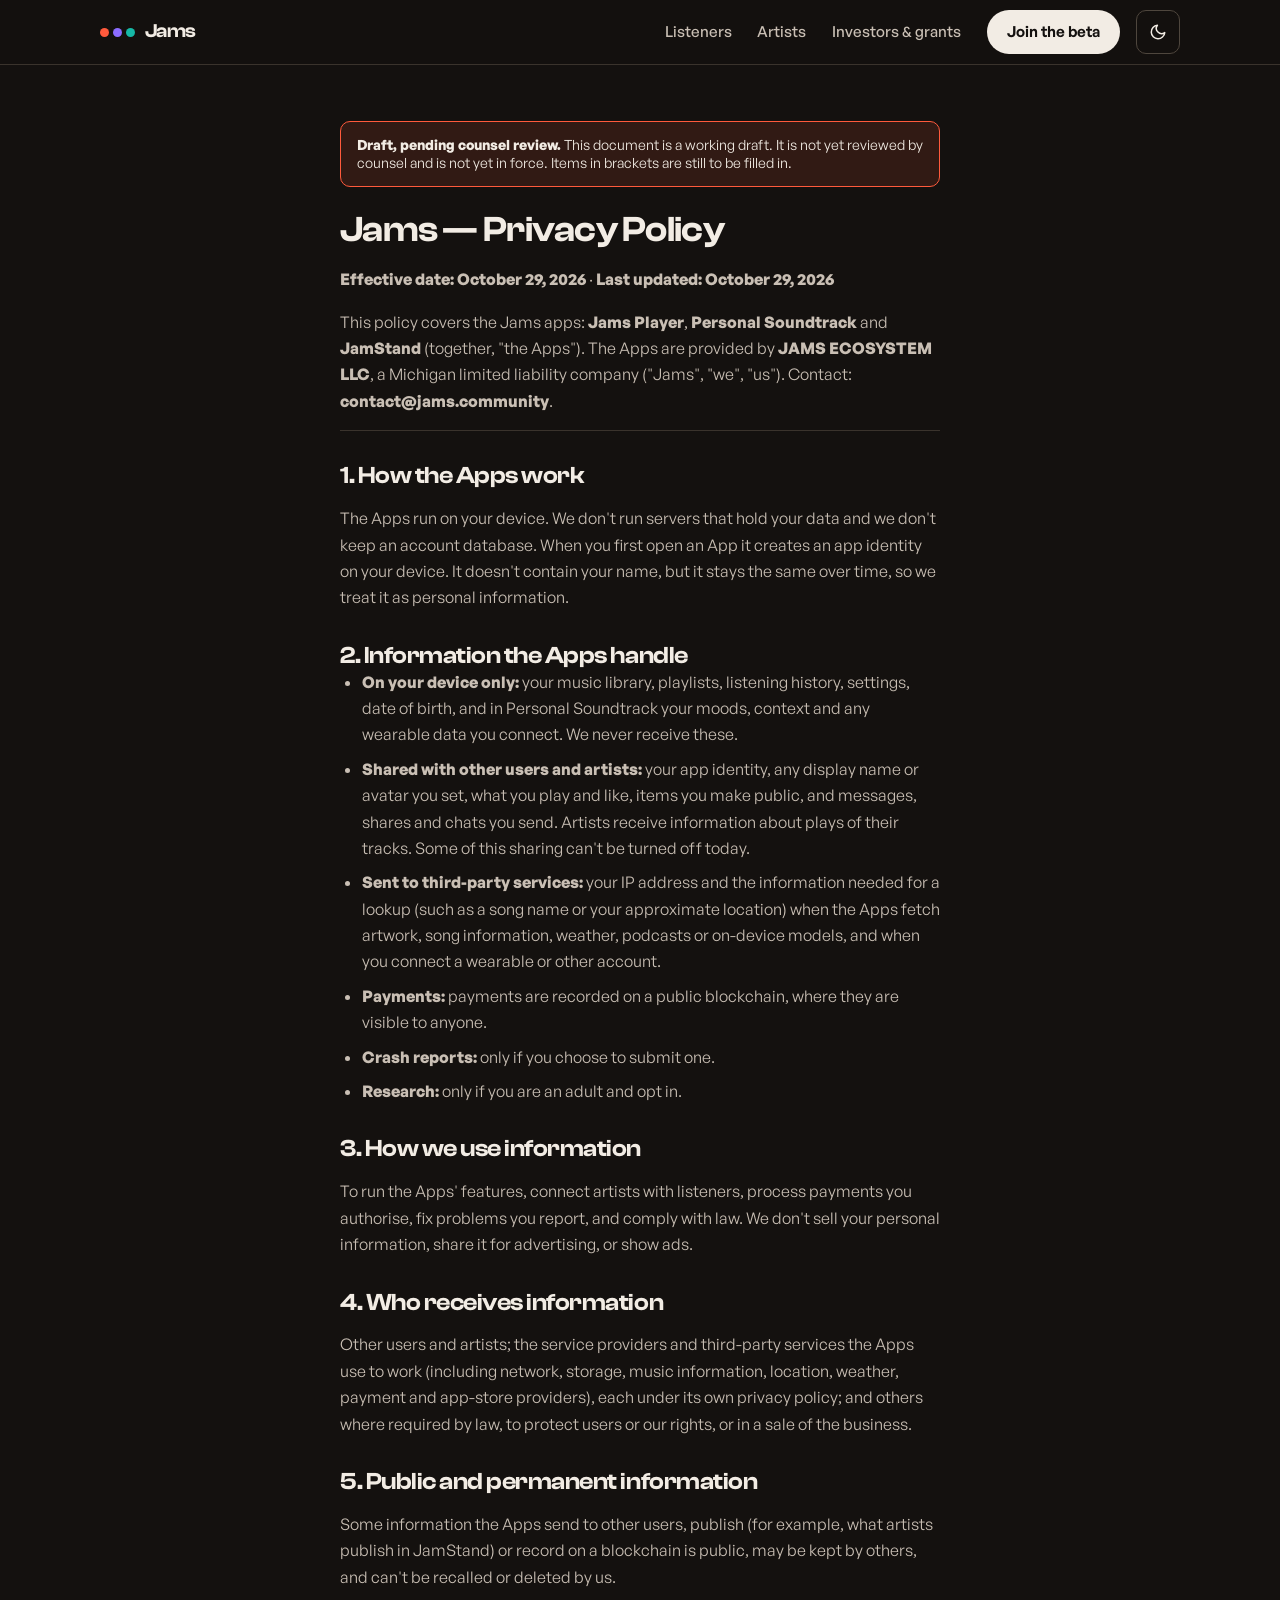
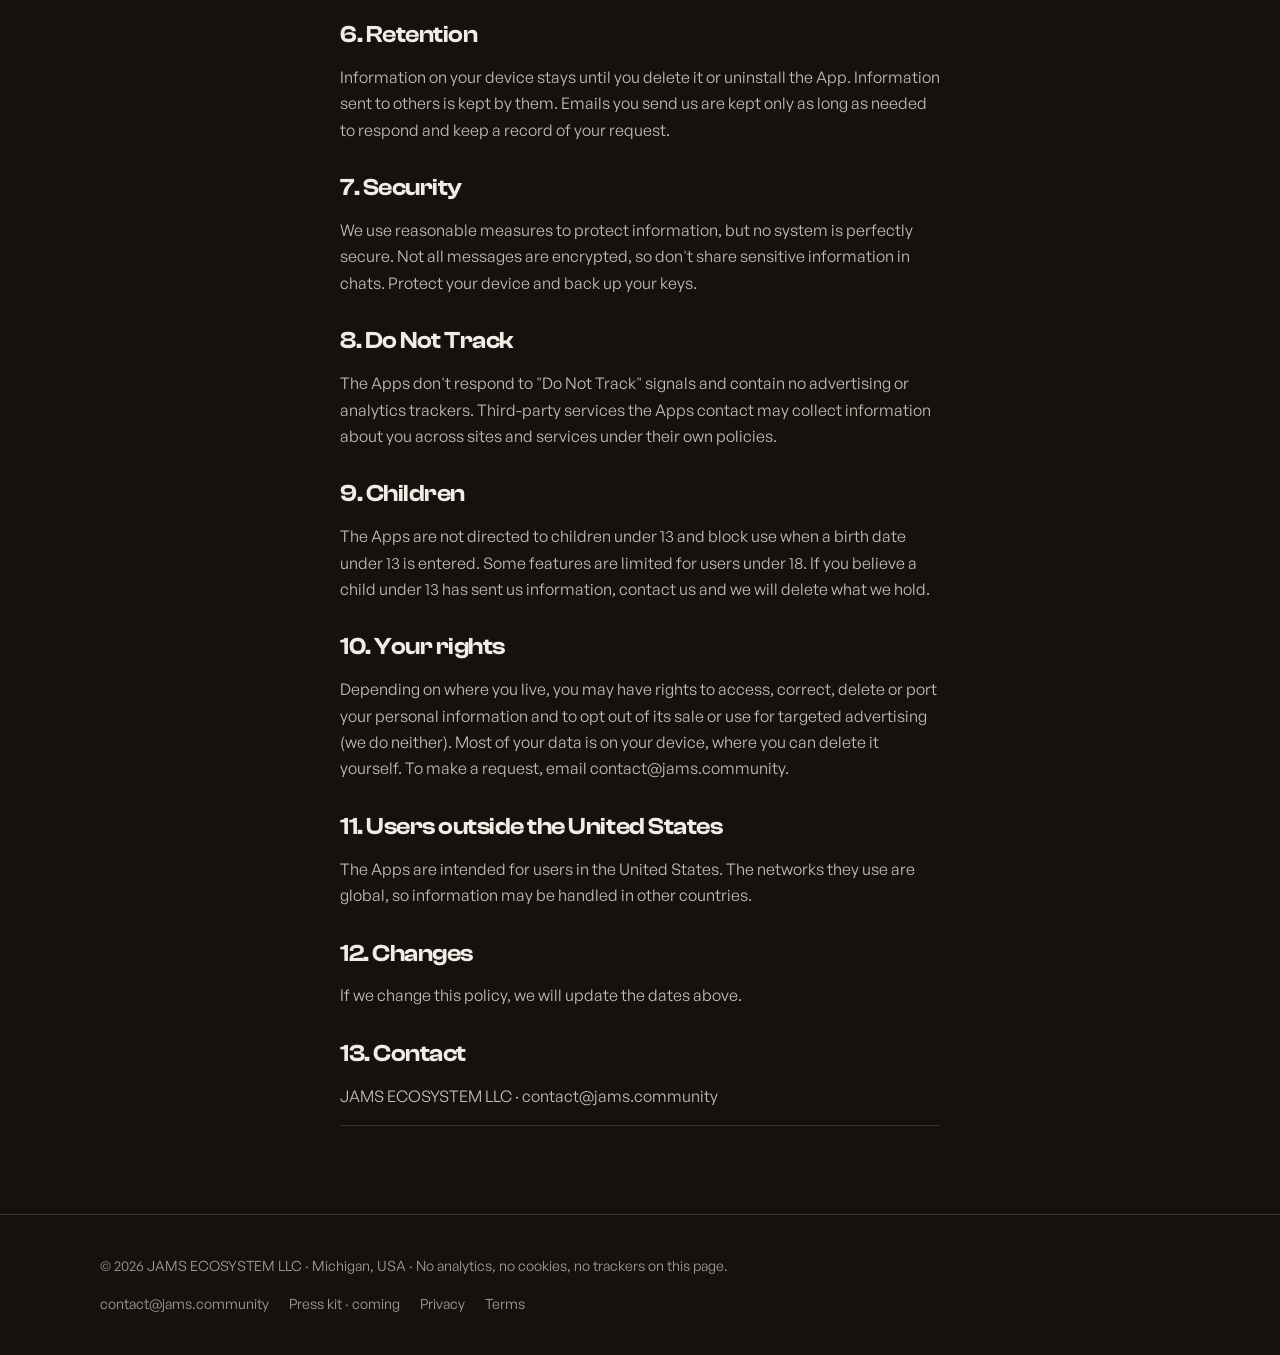
<file: privacy/index.html>
<!doctype html>
<html lang="en" data-app="hub" data-theme="dark">
<head>
<meta charset="utf-8">
<meta name="viewport" content="width=device-width, initial-scale=1">
<script>(function(){try{if(localStorage.getItem("jams-theme")==="light")document.documentElement.setAttribute("data-theme","light");}catch(e){}document.documentElement.className+=" js";})();</script>
<title>Jams — Privacy Policy</title>
<meta name="description" content="Jams — Privacy Policy. Draft, pending counsel review.">
<link rel="icon" href="../marks/jams.d1a4eaee.svg">
<link rel="stylesheet" href="../tokens.6f598be9.css">
<link rel="stylesheet" href="../fonts.3f3f7ff3.css">
<link rel="stylesheet" href="../site.f1876d6f.css">
<script src="../site.ae31590f.js" defer></script>
<meta name="robots" content="noindex"></head>
<body>
<div class="page">
<header class="nav"><div class="wrap">
<div class="bar">
<a class="brand" href="../"><span class="brand__dots"><i></i><i></i><i></i></span>Jams</a>
<nav class="nav__links" aria-label="Primary"><a href="../#listen">Listeners</a><a href="../jamstand/">Artists</a><a href="../investors/">Investors &amp; grants</a><a class="btn btn-primary" href="../#join">Join the beta</a></nav>
<div class="nav__right"><button type="button" class="theme-toggle" data-theme-toggle aria-pressed="false" aria-label="Switch to light theme"><svg class="icon-sun" viewBox="0 0 24 24" fill="none" stroke="currentColor" stroke-width="2" stroke-linecap="round" aria-hidden="true"><circle cx="12" cy="12" r="4"></circle><path d="M12 2v2M12 20v2M4.93 4.93l1.41 1.41M17.66 17.66l1.41 1.41M2 12h2M20 12h2M4.93 19.07l1.41-1.41M17.66 6.34l1.41-1.41"></path></svg><svg class="icon-moon" viewBox="0 0 24 24" fill="none" stroke="currentColor" stroke-width="2" stroke-linecap="round" stroke-linejoin="round" aria-hidden="true"><path d="M21 12.79A9 9 0 1 1 11.21 3 7 7 0 0 0 21 12.79Z"></path></svg></button><button type="button" class="menu-btn" data-menu-toggle aria-expanded="false" aria-controls="mnav">Menu</button></div>
</div>
<nav class="mobile-nav" id="mnav" aria-label="Menu"><a href="../#listen">Listeners</a><a href="../jamstand/">Artists</a><a href="../investors/">Investors &amp; grants</a><a class="btn btn-primary" href="../#join">Join the beta</a></nav>
</div></header><main class="legal"><div class="legal__draft" role="note"><strong>Draft, pending counsel review.</strong> This document is a working draft. It is not yet reviewed by counsel and is not yet in force. Items in brackets are still to be filled in.</div><article class="legal__body" data-legal-draft="true">
<h1>Jams — Privacy Policy</h1>
<p><strong>Effective date: October 29, 2026</strong> · <strong>Last updated: October 29, 2026</strong></p>
<p>This policy covers the Jams apps: <strong>Jams Player</strong>, <strong>Personal Soundtrack</strong> and <strong>JamStand</strong> (together, &quot;the Apps&quot;). The Apps are provided by <strong>JAMS ECOSYSTEM LLC</strong>, a Michigan limited liability company (&quot;Jams&quot;, &quot;we&quot;, &quot;us&quot;). Contact: <strong>contact@jams.community</strong>.</p>
<hr>
<h2>1. How the Apps work</h2>
<p>The Apps run on your device. We don't run servers that hold your data and we don't keep an account database. When you first open an App it creates an app identity on your device. It doesn't contain your name, but it stays the same over time, so we treat it as personal information.</p>
<h2>2. Information the Apps handle</h2>
<ul><li><strong>On your device only:</strong> your music library, playlists, listening history, settings, date of birth, and in Personal Soundtrack your moods, context and any wearable data you connect. We never receive these.</li><li><strong>Shared with other users and artists:</strong> your app identity, any display name or avatar you set, what you play and like, items you make public, and messages, shares and chats you send. Artists receive information about plays of their tracks. Some of this sharing can't be turned off today.</li><li><strong>Sent to third-party services:</strong> your IP address and the information needed for a lookup (such as a song name or your approximate location) when the Apps fetch artwork, song information, weather, podcasts or on-device models, and when you connect a wearable or other account.</li><li><strong>Payments:</strong> payments are recorded on a public blockchain, where they are visible to anyone.</li><li><strong>Crash reports:</strong> only if you choose to submit one.</li><li><strong>Research:</strong> only if you are an adult and opt in.</li></ul>
<h2>3. How we use information</h2>
<p>To run the Apps' features, connect artists with listeners, process payments you authorise, fix problems you report, and comply with law. We don't sell your personal information, share it for advertising, or show ads.</p>
<h2>4. Who receives information</h2>
<p>Other users and artists; the service providers and third-party services the Apps use to work (including network, storage, music information, location, weather, payment and app-store providers), each under its own privacy policy; and others where required by law, to protect users or our rights, or in a sale of the business.</p>
<h2>5. Public and permanent information</h2>
<p>Some information the Apps send to other users, publish (for example, what artists publish in JamStand) or record on a blockchain is public, may be kept by others, and can't be recalled or deleted by us.</p>
<h2>6. Retention</h2>
<p>Information on your device stays until you delete it or uninstall the App. Information sent to others is kept by them. Emails you send us are kept only as long as needed to respond and keep a record of your request.</p>
<h2>7. Security</h2>
<p>We use reasonable measures to protect information, but no system is perfectly secure. Not all messages are encrypted, so don't share sensitive information in chats. Protect your device and back up your keys.</p>
<h2>8. Do Not Track</h2>
<p>The Apps don't respond to &quot;Do Not Track&quot; signals and contain no advertising or analytics trackers. Third-party services the Apps contact may collect information about you across sites and services under their own policies.</p>
<h2>9. Children</h2>
<p>The Apps are not directed to children under 13 and block use when a birth date under 13 is entered. Some features are limited for users under 18. If you believe a child under 13 has sent us information, contact us and we will delete what we hold.</p>
<h2>10. Your rights</h2>
<p>Depending on where you live, you may have rights to access, correct, delete or port your personal information and to opt out of its sale or use for targeted advertising (we do neither). Most of your data is on your device, where you can delete it yourself. To make a request, email contact@jams.community.</p>
<h2>11. Users outside the United States</h2>
<p>The Apps are intended for users in the United States. The networks they use are global, so information may be handled in other countries.</p>
<h2>12. Changes</h2>
<p>If we change this policy, we will update the dates above.</p>
<h2>13. Contact</h2>
<p>JAMS ECOSYSTEM LLC · contact@jams.community</p>
<hr>
</article></main><footer id="footer" class="footer"><div class="wrap foot">
<p>&copy; 2026 JAMS ECOSYSTEM LLC &middot; Michigan, USA &middot; No analytics, no cookies, no trackers on this page.</p>
<div class="foot__links"><a href="mailto:contact@jams.community">contact@jams.community</a><span>Press kit &middot; coming</span><a href="../privacy/">Privacy</a><a href="../terms/">Terms</a></div>
</div></footer>
</div>
</body>
</html>
</file>
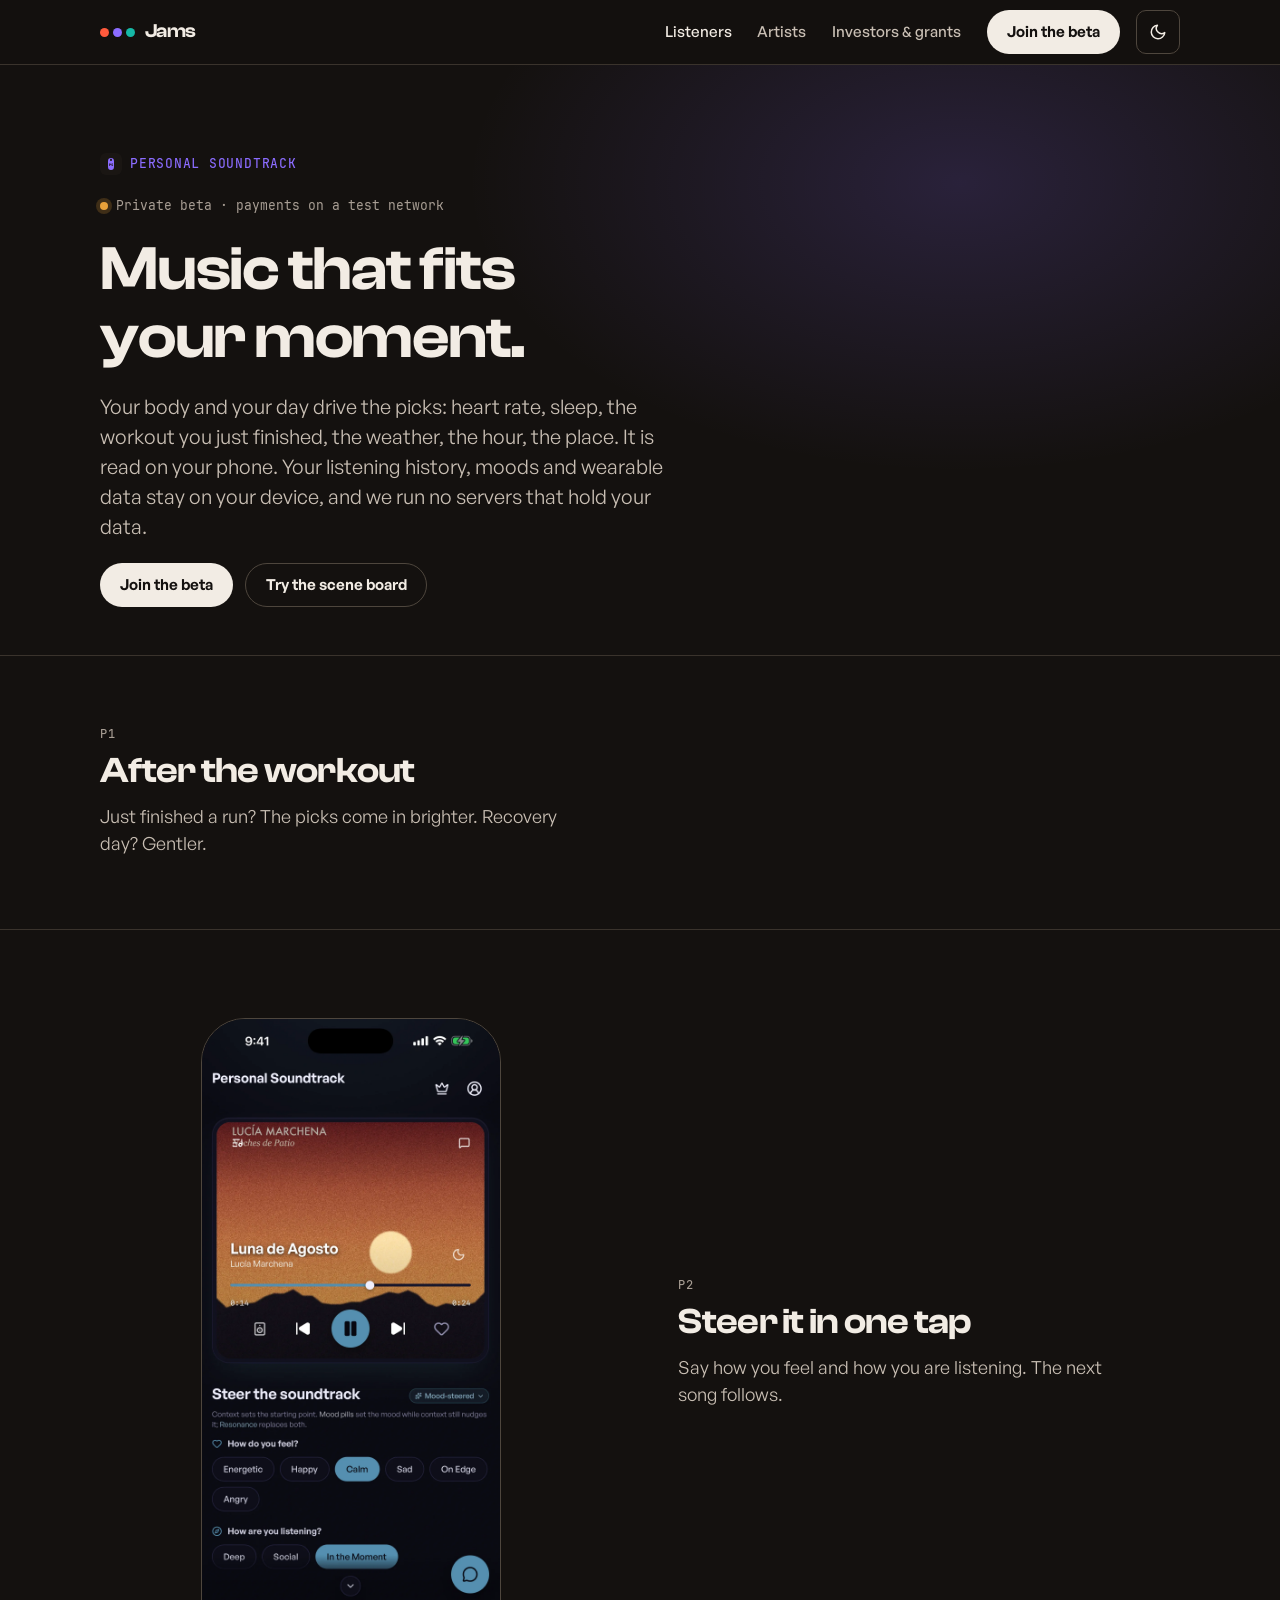
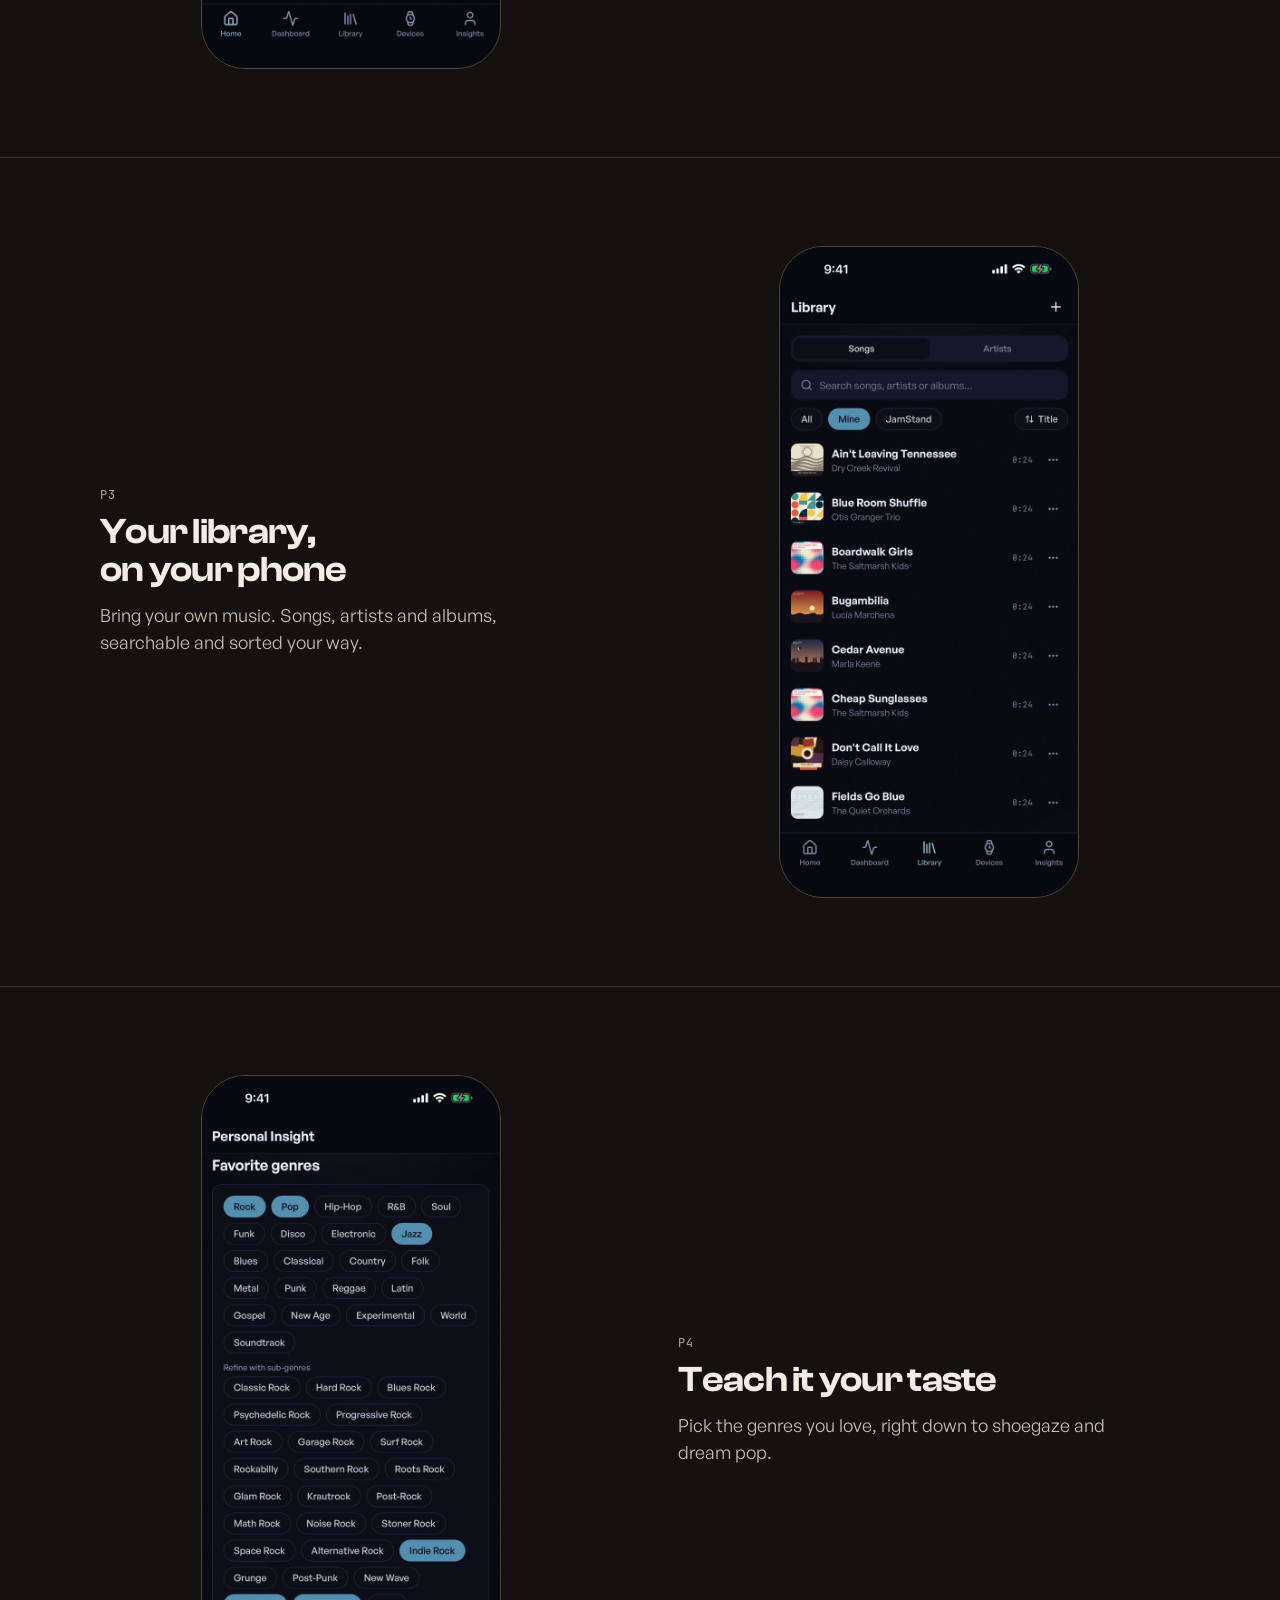
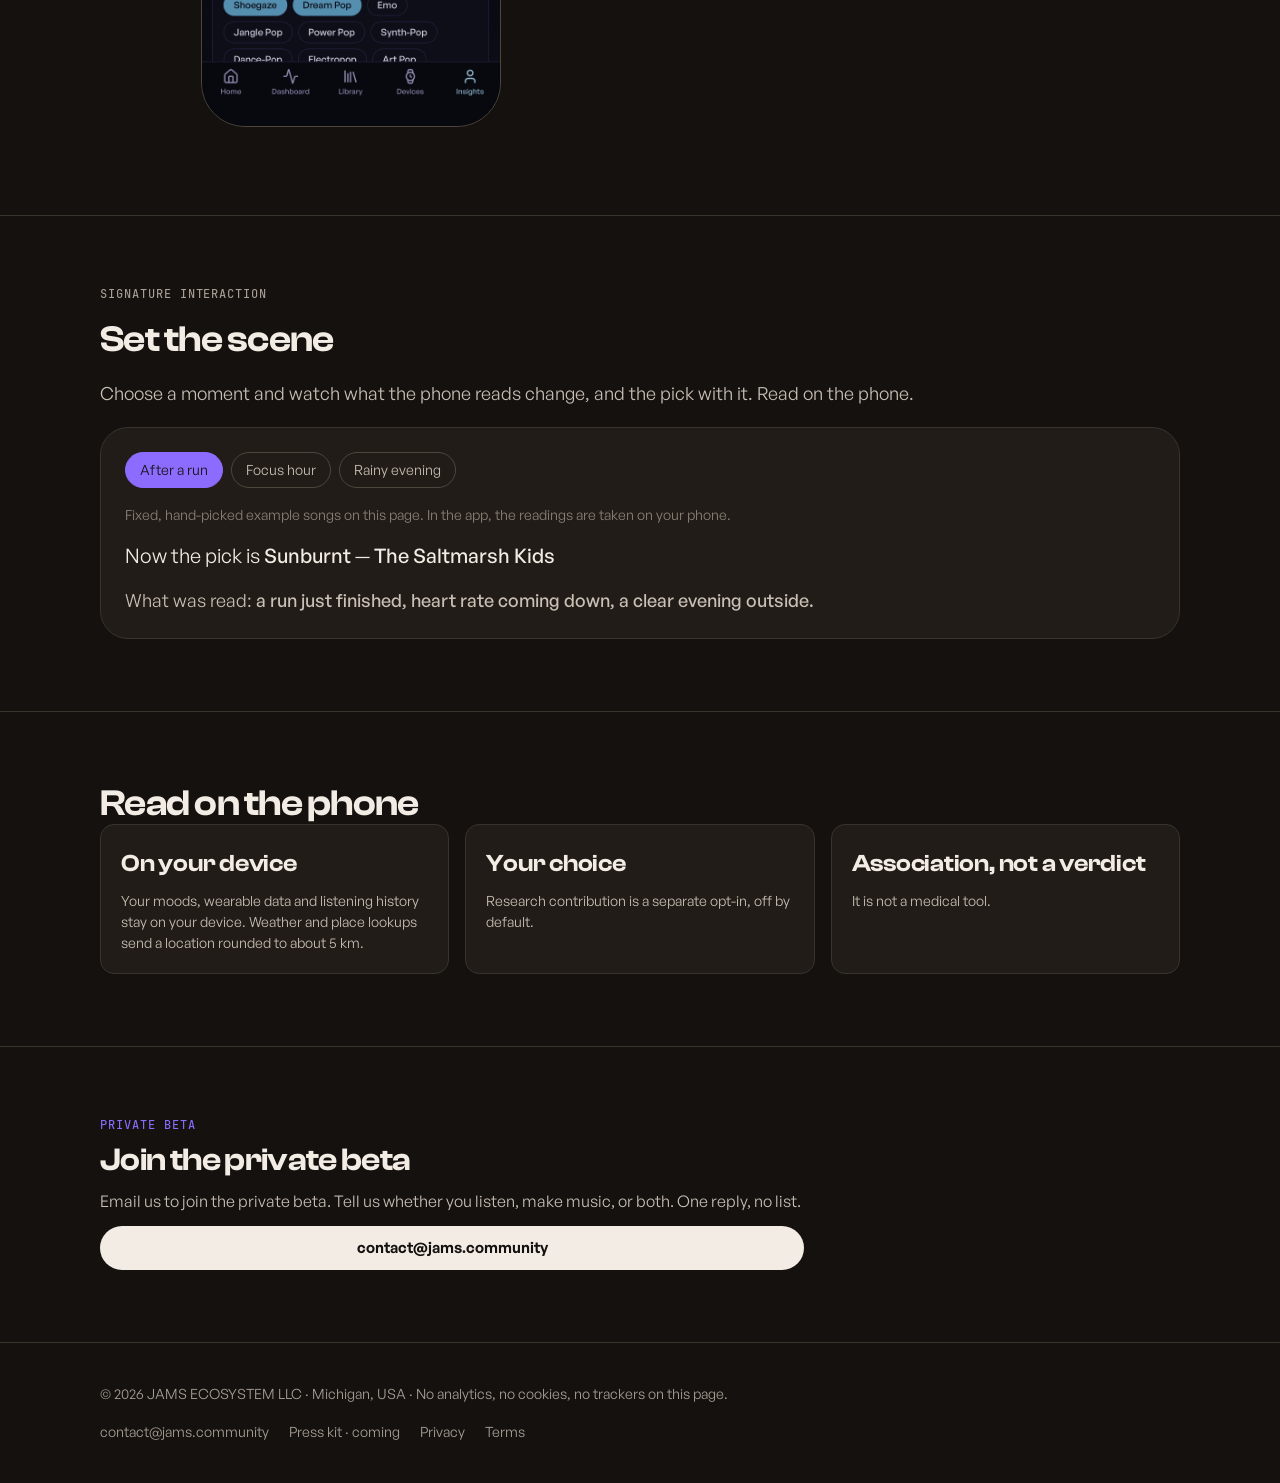
<file: ps/index.html>
<!doctype html>
<html lang="en" data-app="ps" data-theme="dark">
<head>
<meta charset="utf-8">
<meta name="viewport" content="width=device-width, initial-scale=1">
<script>(function(){try{if(localStorage.getItem("jams-theme")==="light")document.documentElement.setAttribute("data-theme","light");}catch(e){}document.documentElement.className+=" js";})();</script>
<title>Personal Soundtrack — Music that fits your moment.</title>
<meta name="description" content="Your body and your day drive the picks: heart rate, sleep, the workout you just finished, the weather, the hour, the place. It is read on your phone. Your listening history, moods and wearable data stay on your device, and we run no servers that hold your data.">
<link rel="icon" href="../marks/jams.d1a4eaee.svg">
<link rel="stylesheet" href="../tokens.6f598be9.css">
<link rel="stylesheet" href="../fonts.3f3f7ff3.css">
<link rel="stylesheet" href="../site.f1876d6f.css">
<script src="../site.ae31590f.js" defer></script>
</head>
<body>
<div class="page">
<header class="nav"><div class="wrap">
<div class="bar">
<a class="brand" href="../"><span class="brand__dots"><i></i><i></i><i></i></span>Jams</a>
<nav class="nav__links" aria-label="Primary"><a href="../#listen" aria-current="page">Listeners</a><a href="../jamstand/">Artists</a><a href="../investors/">Investors &amp; grants</a><a class="btn btn-primary" href="../#join">Join the beta</a></nav>
<div class="nav__right"><button type="button" class="theme-toggle" data-theme-toggle aria-pressed="false" aria-label="Switch to light theme"><svg class="icon-sun" viewBox="0 0 24 24" fill="none" stroke="currentColor" stroke-width="2" stroke-linecap="round" aria-hidden="true"><circle cx="12" cy="12" r="4"></circle><path d="M12 2v2M12 20v2M4.93 4.93l1.41 1.41M17.66 17.66l1.41 1.41M2 12h2M20 12h2M4.93 19.07l1.41-1.41M17.66 6.34l1.41-1.41"></path></svg><svg class="icon-moon" viewBox="0 0 24 24" fill="none" stroke="currentColor" stroke-width="2" stroke-linecap="round" stroke-linejoin="round" aria-hidden="true"><path d="M21 12.79A9 9 0 1 1 11.21 3 7 7 0 0 0 21 12.79Z"></path></svg></button><button type="button" class="menu-btn" data-menu-toggle aria-expanded="false" aria-controls="mnav">Menu</button></div>
</div>
<nav class="mobile-nav" id="mnav" aria-label="Menu"><a href="../#listen" aria-current="page">Listeners</a><a href="../jamstand/">Artists</a><a href="../investors/">Investors &amp; grants</a><a class="btn btn-primary" href="../#join">Join the beta</a></nav>
</div></header>
<main>
<section class="apphero"><div class="wrap">
<span class="tag"><img src="../marks/ps.a2062bba.svg" alt="" width="22" height="22">Personal Soundtrack</span>
<span class="status"><i></i>Private beta &middot; payments on a test network</span>
<h1 class="apphero__title">Music that fits your moment.</h1>
<p class="apphero__sub">Your body and your day drive the picks: heart rate, sleep, the workout you just finished, the weather, the hour, the place. It is read on your phone. Your listening history, moods and wearable data stay on your device, and we run no servers that hold your data.</p>
<div class="cta-row"><a class="btn btn-primary" href="#join">Join the beta</a><a class="btn btn-ghost" href="#scene">Try the scene board</a></div>
</div></section>
<div id="moments" class="visually-hidden"></div>
<section class="moment"><div class="wrap moment__inner"><div class="moment__copy"><span class="eyebrow">P1</span><h3 class="moment__title">After the workout</h3><p class="moment__sentence">Just finished a run? The picks come in brighter. Recovery day? Gentler.</p></div><div class="moment__media"><figure class="slot slot--phone" data-moment="P1" data-alt="Just finished a run? The picks come in brighter. Recovery day? Gentler."><span class="slot__id">P1</span><figcaption class="slot__note">Home now playing after activity + Your Context Activity / Heart Rate rows · founder device</figcaption><span class="slot__flag">real capture from the running app, or this slot stays empty</span></figure></div></div></section>
<section class="moment moment--flip"><div class="wrap moment__inner"><div class="moment__media"><figure class="slot slot--phone" data-moment="P2"><picture><source type="image/webp" srcset="../captures/P2-iphone-dark.webp"><img src="../captures/P2-iphone-dark.png" alt="Personal Soundtrack on iPhone: the Home screen with a song playing and mood choices below." loading="lazy"></picture></figure></div><div class="moment__copy"><span class="eyebrow">P2</span><h3 class="moment__title">Steer it in one tap</h3><p class="moment__sentence">Say how you feel and how you are listening. The next song follows.</p></div></div></section>
<section class="moment"><div class="wrap moment__inner"><div class="moment__copy"><span class="eyebrow">P3</span><h3 class="moment__title">Your library, on your phone</h3><p class="moment__sentence">Bring your own music. Songs, artists and albums, searchable and sorted your way.</p></div><div class="moment__media"><figure class="slot slot--phone" data-moment="P3"><picture><source type="image/webp" srcset="../captures/P3-iphone-dark.webp"><img src="../captures/P3-iphone-dark.png" alt="Bring your own music. Songs, artists and albums, searchable and sorted your way." loading="lazy"></picture></figure></div></div></section>
<section class="moment moment--flip"><div class="wrap moment__inner"><div class="moment__media"><figure class="slot slot--phone" data-moment="P4"><picture><source type="image/webp" srcset="../captures/P4-iphone-dark.webp"><img src="../captures/P4-iphone-dark.png" alt="Personal Soundtrack on iPhone: favorite genres, with Rock, Pop and Jazz picked, refined to Indie Rock, Shoegaze and Dream Pop." loading="lazy"></picture></figure></div><div class="moment__copy"><span class="eyebrow">P4</span><h3 class="moment__title">Teach it your taste</h3><p class="moment__sentence">Pick the genres you love, right down to shoegaze and dream pop.</p></div></div></section>
<section id="scene" class="section"><div class="wrap"><span class="eyebrow">Signature interaction</span><h2 class="section__title">Set the scene</h2><p class="moment__sentence">Choose a moment and watch what the phone reads change, and the pick with it. Read on the phone.</p><div class="interaction"><div class="scene-board" data-scene-board><div class="scene-board__scenarios" role="group" aria-label="Set the scene"><button type="button" class="scene-board__scenario" data-scenario="After a run" aria-pressed="true">After a run</button><button type="button" class="scene-board__scenario" data-scenario="Focus hour" aria-pressed="false">Focus hour</button><button type="button" class="scene-board__scenario" data-scenario="Rainy evening" aria-pressed="false">Rainy evening</button></div><p class="scene-board__caption">Fixed, hand-picked example songs on this page. In the app, the readings are taken on your phone.</p><p class="scene-board__line">Now the pick is <span class="scene-board__track">Sunburnt</span> &mdash; <span class="scene-board__artist">The Saltmarsh Kids</span></p><p class="scene-board__line scene-board__line--read">What was read: <span class="scene-board__read">a run just finished, heart rate coming down, a clear evening outside.</span></p></div></div></div></section>
<section id="device" class="strip"><div class="wrap"><h2 class="section__title">Read on the phone</h2><div class="strip__grid"><div class="strip__card"><span class="strip__card-title">On your device</span><span class="strip__card-text">Your moods, wearable data and listening history stay on your device. Weather and place lookups send a location rounded to about 5 km.</span></div><div class="strip__card"><span class="strip__card-title">Your choice</span><span class="strip__card-text">Research contribution is a separate opt-in, off by default.</span></div><div class="strip__card"><span class="strip__card-title">Association, not a verdict</span><span class="strip__card-text">It is not a medical tool.</span></div></div></div></section>
<section id="join" class="section"><div class="wrap"><div class="beta"><span class="eyebrow eyebrow--accent">Private beta</span><h2>Join the private beta</h2><p>Email us to join the private beta. Tell us whether you listen, make music, or both. One reply, no list.</p><a class="btn btn-primary" href="mailto:contact@jams.community">contact@jams.community</a></div></div></section>
</main>
<footer id="footer" class="footer"><div class="wrap foot">
<p>&copy; 2026 JAMS ECOSYSTEM LLC &middot; Michigan, USA &middot; No analytics, no cookies, no trackers on this page.</p>
<div class="foot__links"><a href="mailto:contact@jams.community">contact@jams.community</a><span>Press kit &middot; coming</span><a href="../privacy/">Privacy</a><a href="../terms/">Terms</a></div>
</div></footer>
</div>
</body>
</html>
</file>
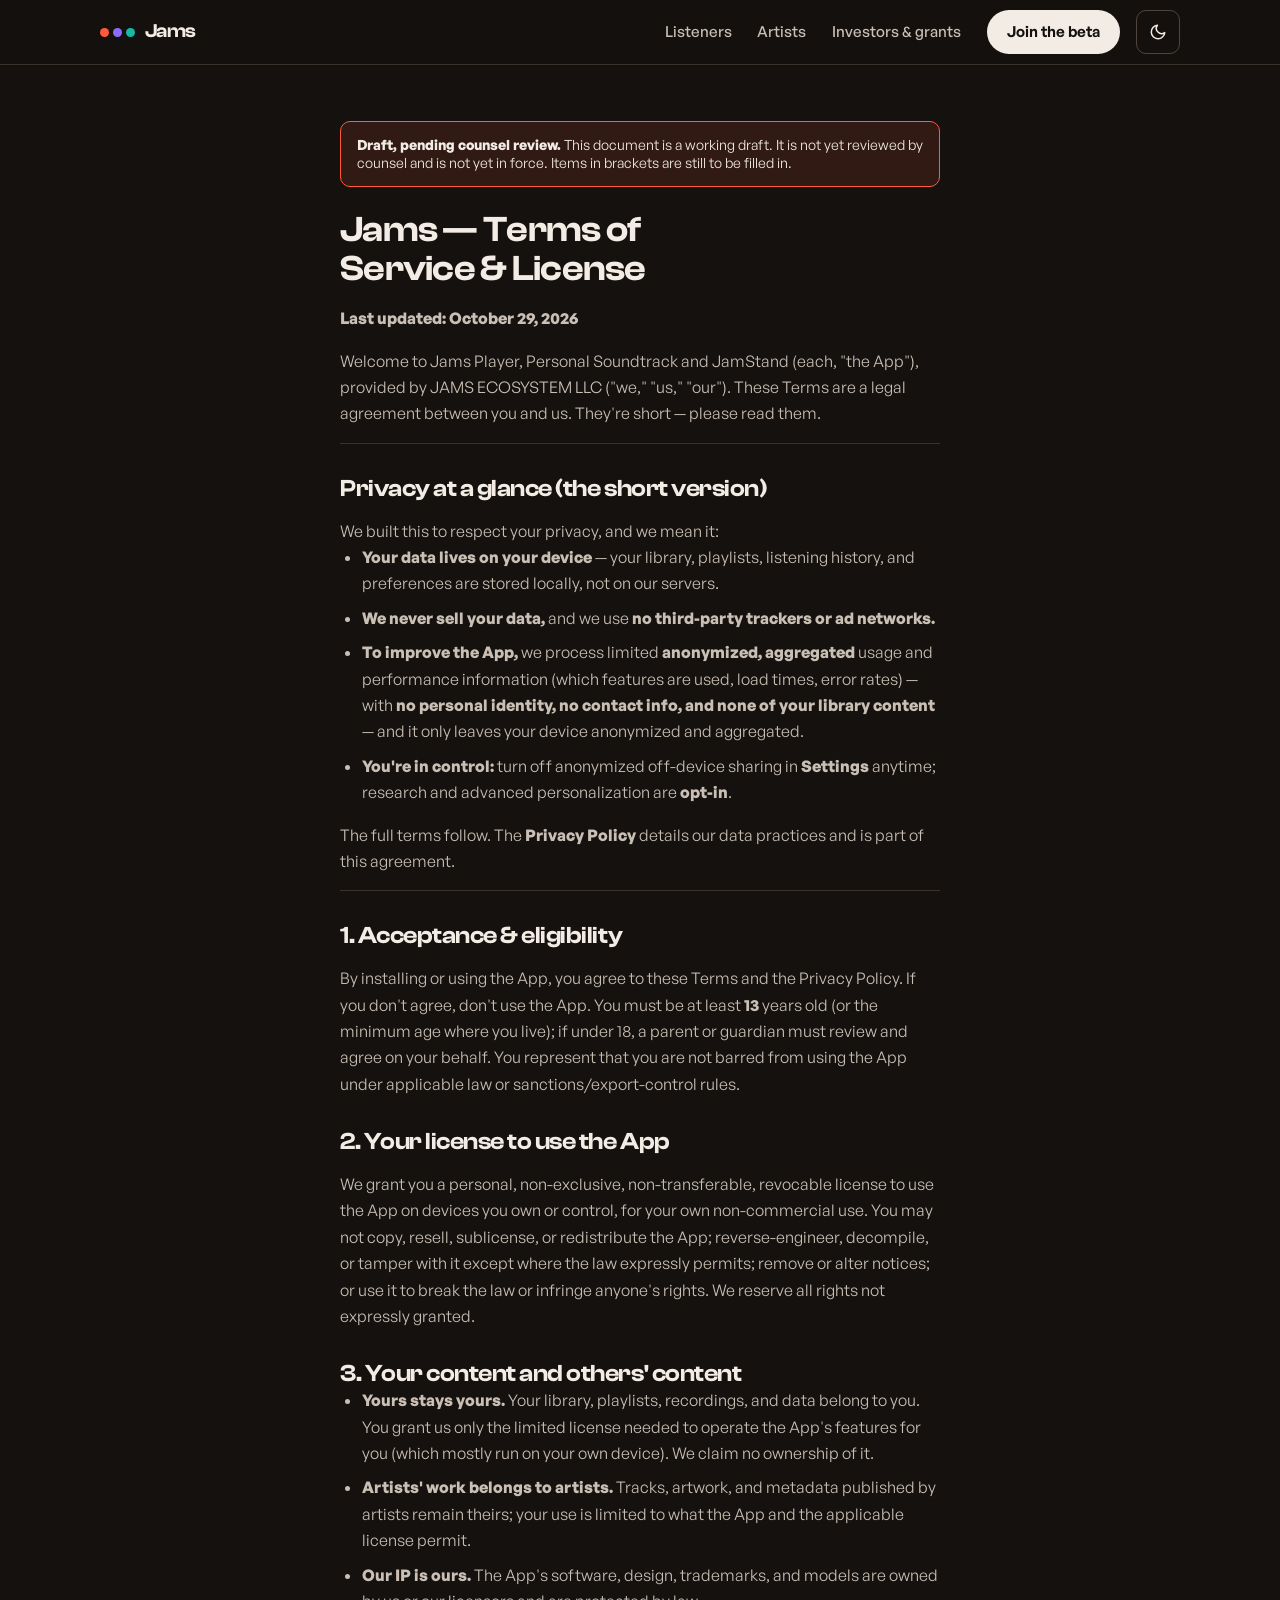
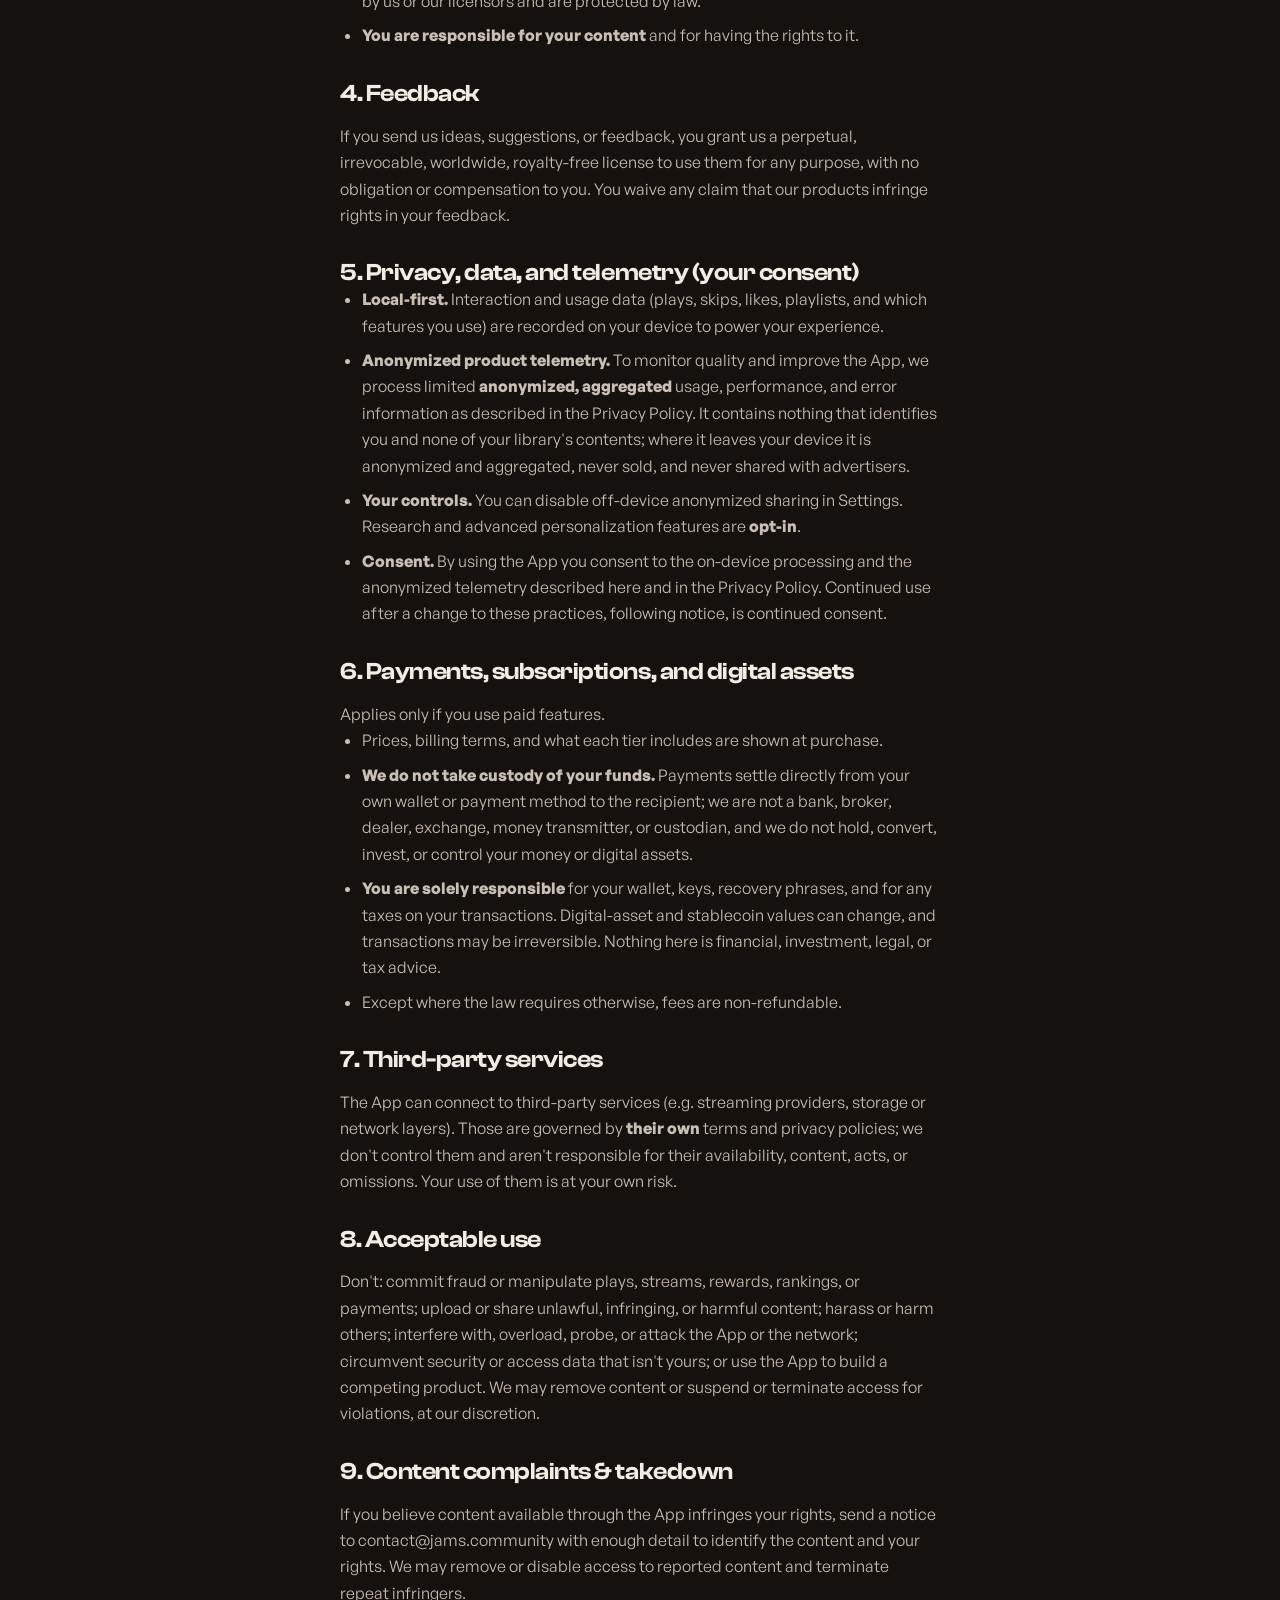
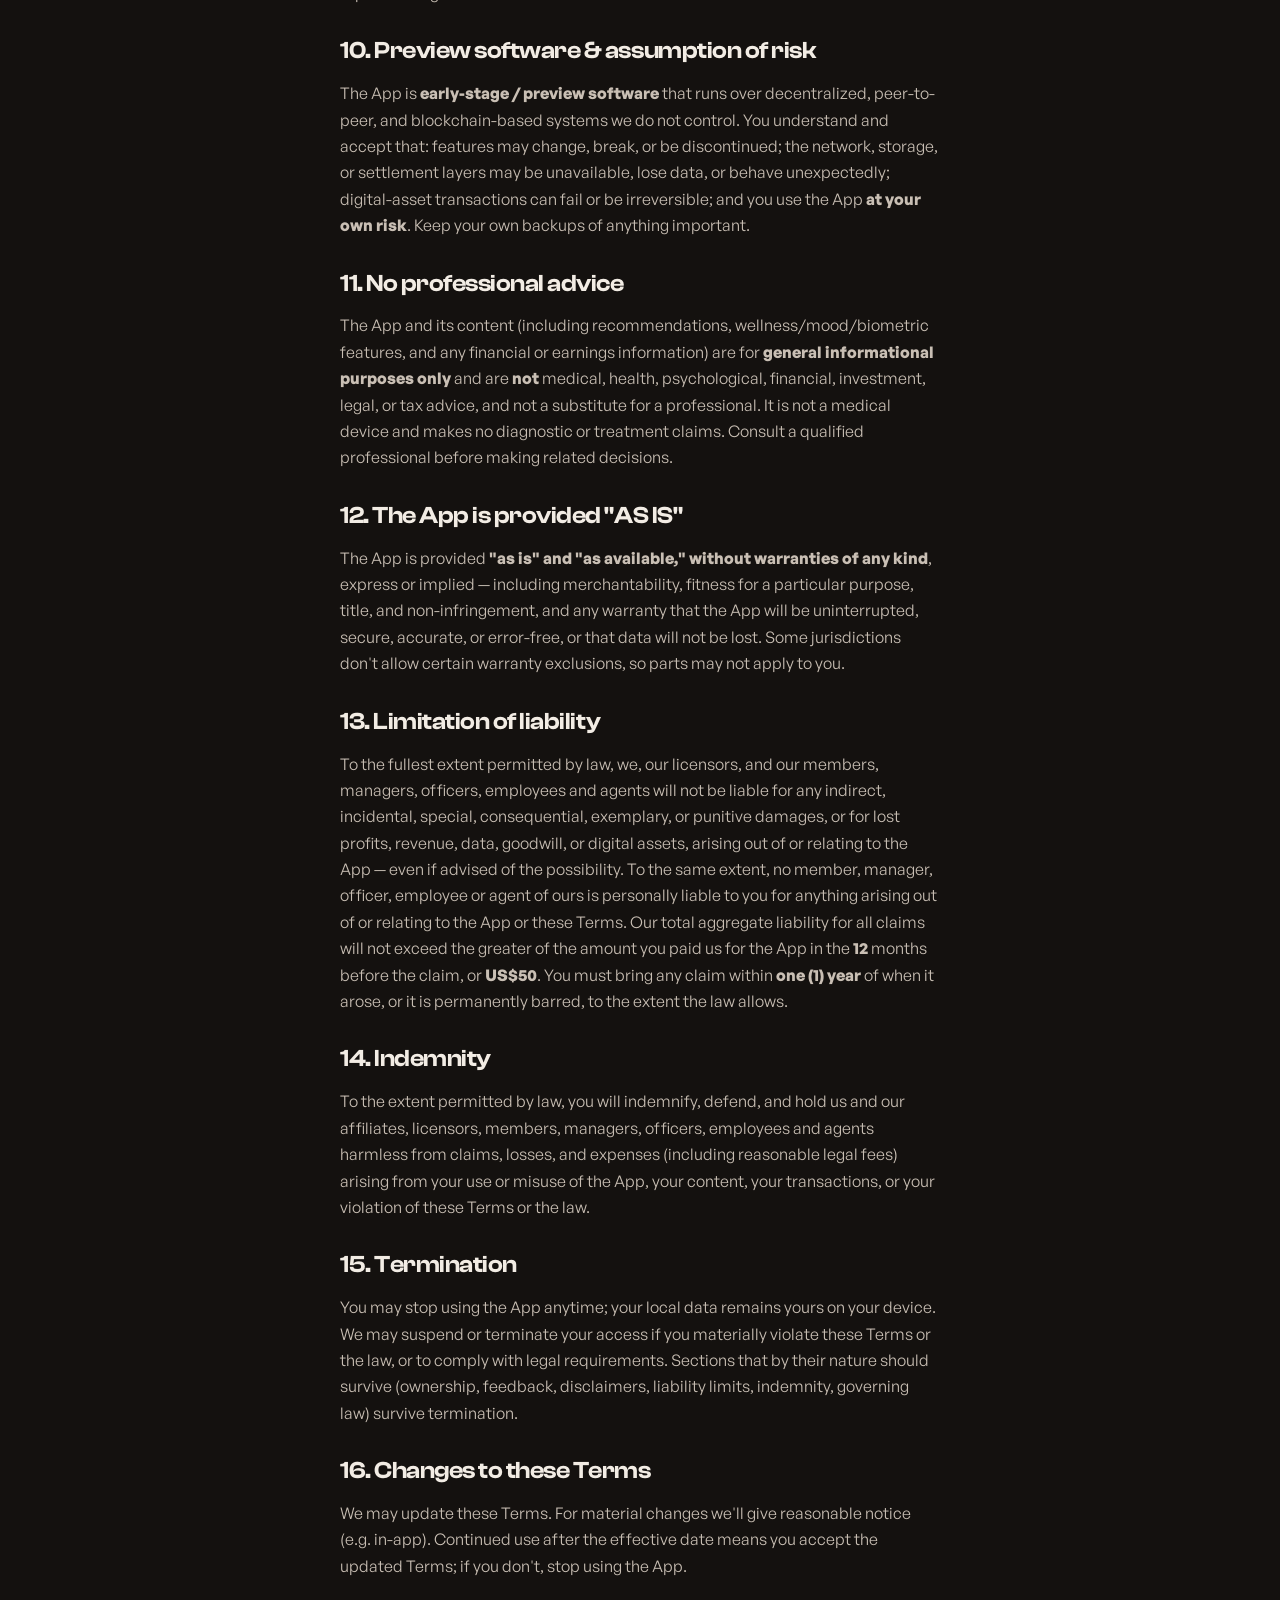
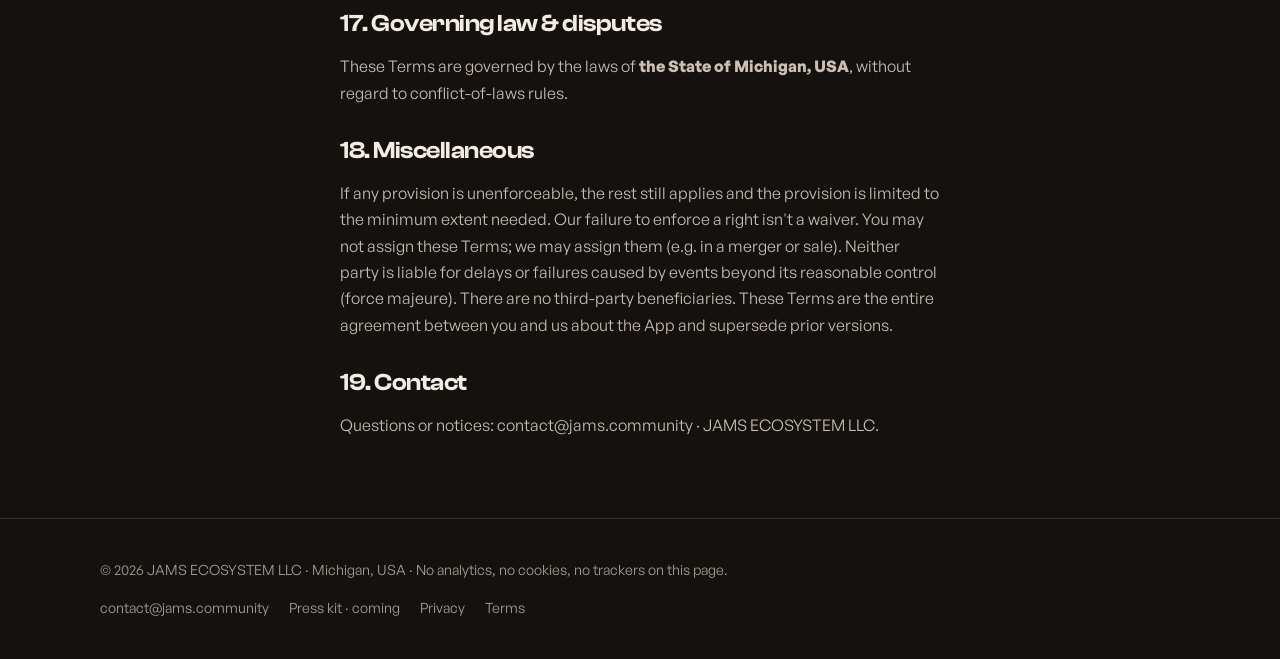
<file: terms/index.html>
<!doctype html>
<html lang="en" data-app="hub" data-theme="dark">
<head>
<meta charset="utf-8">
<meta name="viewport" content="width=device-width, initial-scale=1">
<script>(function(){try{if(localStorage.getItem("jams-theme")==="light")document.documentElement.setAttribute("data-theme","light");}catch(e){}document.documentElement.className+=" js";})();</script>
<title>Jams — Terms of Service &amp; License</title>
<meta name="description" content="Jams — Terms of Service &amp; License. Draft, pending counsel review.">
<link rel="icon" href="../marks/jams.d1a4eaee.svg">
<link rel="stylesheet" href="../tokens.6f598be9.css">
<link rel="stylesheet" href="../fonts.3f3f7ff3.css">
<link rel="stylesheet" href="../site.f1876d6f.css">
<script src="../site.ae31590f.js" defer></script>
<meta name="robots" content="noindex"></head>
<body>
<div class="page">
<header class="nav"><div class="wrap">
<div class="bar">
<a class="brand" href="../"><span class="brand__dots"><i></i><i></i><i></i></span>Jams</a>
<nav class="nav__links" aria-label="Primary"><a href="../#listen">Listeners</a><a href="../jamstand/">Artists</a><a href="../investors/">Investors &amp; grants</a><a class="btn btn-primary" href="../#join">Join the beta</a></nav>
<div class="nav__right"><button type="button" class="theme-toggle" data-theme-toggle aria-pressed="false" aria-label="Switch to light theme"><svg class="icon-sun" viewBox="0 0 24 24" fill="none" stroke="currentColor" stroke-width="2" stroke-linecap="round" aria-hidden="true"><circle cx="12" cy="12" r="4"></circle><path d="M12 2v2M12 20v2M4.93 4.93l1.41 1.41M17.66 17.66l1.41 1.41M2 12h2M20 12h2M4.93 19.07l1.41-1.41M17.66 6.34l1.41-1.41"></path></svg><svg class="icon-moon" viewBox="0 0 24 24" fill="none" stroke="currentColor" stroke-width="2" stroke-linecap="round" stroke-linejoin="round" aria-hidden="true"><path d="M21 12.79A9 9 0 1 1 11.21 3 7 7 0 0 0 21 12.79Z"></path></svg></button><button type="button" class="menu-btn" data-menu-toggle aria-expanded="false" aria-controls="mnav">Menu</button></div>
</div>
<nav class="mobile-nav" id="mnav" aria-label="Menu"><a href="../#listen">Listeners</a><a href="../jamstand/">Artists</a><a href="../investors/">Investors &amp; grants</a><a class="btn btn-primary" href="../#join">Join the beta</a></nav>
</div></header><main class="legal"><div class="legal__draft" role="note"><strong>Draft, pending counsel review.</strong> This document is a working draft. It is not yet reviewed by counsel and is not yet in force. Items in brackets are still to be filled in.</div><article class="legal__body" data-legal-draft="true">
<h1>Jams — Terms of Service &amp; License</h1>
<p><strong>Last updated: October 29, 2026</strong></p>
<p>Welcome to Jams Player, Personal Soundtrack and JamStand (each, &quot;the App&quot;), provided by JAMS ECOSYSTEM LLC (&quot;we,&quot; &quot;us,&quot; &quot;our&quot;). These Terms are a legal agreement between you and us. They're short — please read them.</p>
<hr>
<h2>Privacy at a glance (the short version)</h2>
<p>We built this to respect your privacy, and we mean it:</p>
<ul><li><strong>Your data lives on your device</strong> — your library, playlists, listening history, and preferences are stored locally, not on our servers.</li><li><strong>We never sell your data,</strong> and we use <strong>no third-party trackers or ad networks.</strong></li><li><strong>To improve the App,</strong> we process limited <strong>anonymized, aggregated</strong> usage and performance information (which features are used, load times, error rates) — with <strong>no personal identity, no contact info, and none of your library content</strong> — and it only leaves your device anonymized and aggregated.</li><li><strong>You're in control:</strong> turn off anonymized off-device sharing in <strong>Settings</strong> anytime; research and advanced personalization are <strong>opt-in</strong>.</li></ul>
<p>The full terms follow. The <strong>Privacy Policy</strong> details our data practices and is part of this agreement.</p>
<hr>
<h2>1. Acceptance &amp; eligibility</h2>
<p>By installing or using the App, you agree to these Terms and the Privacy Policy. If you don't agree, don't use the App. You must be at least <strong>13</strong> years old (or the minimum age where you live); if under 18, a parent or guardian must review and agree on your behalf. You represent that you are not barred from using the App under applicable law or sanctions/export-control rules.</p>
<h2>2. Your license to use the App</h2>
<p>We grant you a personal, non-exclusive, non-transferable, revocable license to use the App on devices you own or control, for your own non-commercial use. You may not copy, resell, sublicense, or redistribute the App; reverse-engineer, decompile, or tamper with it except where the law expressly permits; remove or alter notices; or use it to break the law or infringe anyone's rights. We reserve all rights not expressly granted.</p>
<h2>3. Your content and others' content</h2>
<ul><li><strong>Yours stays yours.</strong> Your library, playlists, recordings, and data belong to you. You grant us only the limited license needed to operate the App's features for you (which mostly run on your own device). We claim no ownership of it.</li><li><strong>Artists' work belongs to artists.</strong> Tracks, artwork, and metadata published by artists remain theirs; your use is limited to what the App and the applicable license permit.</li><li><strong>Our IP is ours.</strong> The App's software, design, trademarks, and models are owned by us or our licensors and are protected by law.</li><li><strong>You are responsible for your content</strong> and for having the rights to it.</li></ul>
<h2>4. Feedback</h2>
<p>If you send us ideas, suggestions, or feedback, you grant us a perpetual, irrevocable, worldwide, royalty-free license to use them for any purpose, with no obligation or compensation to you. You waive any claim that our products infringe rights in your feedback.</p>
<h2>5. Privacy, data, and telemetry (your consent)</h2>
<ul><li><strong>Local-first.</strong> Interaction and usage data (plays, skips, likes, playlists, and which features you use) are recorded on your device to power your experience.</li><li><strong>Anonymized product telemetry.</strong> To monitor quality and improve the App, we process limited <strong>anonymized, aggregated</strong> usage, performance, and error information as described in the Privacy Policy. It contains nothing that identifies you and none of your library's contents; where it leaves your device it is anonymized and aggregated, never sold, and never shared with advertisers.</li><li><strong>Your controls.</strong> You can disable off-device anonymized sharing in Settings. Research and advanced personalization features are <strong>opt-in</strong>.</li><li><strong>Consent.</strong> By using the App you consent to the on-device processing and the anonymized telemetry described here and in the Privacy Policy. Continued use after a change to these practices, following notice, is continued consent.</li></ul>
<h2>6. Payments, subscriptions, and digital assets</h2>
<p>Applies only if you use paid features.</p>
<ul><li>Prices, billing terms, and what each tier includes are shown at purchase.</li><li><strong>We do not take custody of your funds.</strong> Payments settle directly from your own wallet or payment method to the recipient; we are not a bank, broker, dealer, exchange, money transmitter, or custodian, and we do not hold, convert, invest, or control your money or digital assets.</li><li><strong>You are solely responsible</strong> for your wallet, keys, recovery phrases, and for any taxes on your transactions. Digital-asset and stablecoin values can change, and transactions may be irreversible. Nothing here is financial, investment, legal, or tax advice.</li><li>Except where the law requires otherwise, fees are non-refundable.</li></ul>
<h2>7. Third-party services</h2>
<p>The App can connect to third-party services (e.g. streaming providers, storage or network layers). Those are governed by <strong>their own</strong> terms and privacy policies; we don't control them and aren't responsible for their availability, content, acts, or omissions. Your use of them is at your own risk.</p>
<h2>8. Acceptable use</h2>
<p>Don't: commit fraud or manipulate plays, streams, rewards, rankings, or payments; upload or share unlawful, infringing, or harmful content; harass or harm others; interfere with, overload, probe, or attack the App or the network; circumvent security or access data that isn't yours; or use the App to build a competing product. We may remove content or suspend or terminate access for violations, at our discretion.</p>
<h2>9. Content complaints &amp; takedown</h2>
<p>If you believe content available through the App infringes your rights, send a notice to contact@jams.community with enough detail to identify the content and your rights. We may remove or disable access to reported content and terminate repeat infringers.</p>
<h2>10. Preview software &amp; assumption of risk</h2>
<p>The App is <strong>early-stage / preview software</strong> that runs over decentralized, peer-to-peer, and blockchain-based systems we do not control. You understand and accept that: features may change, break, or be discontinued; the network, storage, or settlement layers may be unavailable, lose data, or behave unexpectedly; digital-asset transactions can fail or be irreversible; and you use the App <strong>at your own risk</strong>. Keep your own backups of anything important.</p>
<h2>11. No professional advice</h2>
<p>The App and its content (including recommendations, wellness/mood/biometric features, and any financial or earnings information) are for <strong>general informational purposes only</strong> and are <strong>not</strong> medical, health, psychological, financial, investment, legal, or tax advice, and not a substitute for a professional. It is not a medical device and makes no diagnostic or treatment claims. Consult a qualified professional before making related decisions.</p>
<h2>12. The App is provided &quot;AS IS&quot;</h2>
<p>The App is provided <strong>&quot;as is&quot; and &quot;as available,&quot; without warranties of any kind</strong>, express or implied — including merchantability, fitness for a particular purpose, title, and non-infringement, and any warranty that the App will be uninterrupted, secure, accurate, or error-free, or that data will not be lost. Some jurisdictions don't allow certain warranty exclusions, so parts may not apply to you.</p>
<h2>13. Limitation of liability</h2>
<p>To the fullest extent permitted by law, we, our licensors, and our members, managers, officers, employees and agents will not be liable for any indirect, incidental, special, consequential, exemplary, or punitive damages, or for lost profits, revenue, data, goodwill, or digital assets, arising out of or relating to the App — even if advised of the possibility. To the same extent, no member, manager, officer, employee or agent of ours is personally liable to you for anything arising out of or relating to the App or these Terms. Our total aggregate liability for all claims will not exceed the greater of the amount you paid us for the App in the <strong>12</strong> months before the claim, or <strong>US$50</strong>. You must bring any claim within <strong>one (1) year</strong> of when it arose, or it is permanently barred, to the extent the law allows.</p>
<h2>14. Indemnity</h2>
<p>To the extent permitted by law, you will indemnify, defend, and hold us and our affiliates, licensors, members, managers, officers, employees and agents harmless from claims, losses, and expenses (including reasonable legal fees) arising from your use or misuse of the App, your content, your transactions, or your violation of these Terms or the law.</p>
<h2>15. Termination</h2>
<p>You may stop using the App anytime; your local data remains yours on your device. We may suspend or terminate your access if you materially violate these Terms or the law, or to comply with legal requirements. Sections that by their nature should survive (ownership, feedback, disclaimers, liability limits, indemnity, governing law) survive termination.</p>
<h2>16. Changes to these Terms</h2>
<p>We may update these Terms. For material changes we'll give reasonable notice (e.g. in-app). Continued use after the effective date means you accept the updated Terms; if you don't, stop using the App.</p>
<h2>17. Governing law &amp; disputes</h2>
<p>These Terms are governed by the laws of <strong>the State of Michigan, USA</strong>, without regard to conflict-of-laws rules.</p>
<h2>18. Miscellaneous</h2>
<p>If any provision is unenforceable, the rest still applies and the provision is limited to the minimum extent needed. Our failure to enforce a right isn't a waiver. You may not assign these Terms; we may assign them (e.g. in a merger or sale). Neither party is liable for delays or failures caused by events beyond its reasonable control (force majeure). There are no third-party beneficiaries. These Terms are the entire agreement between you and us about the App and supersede prior versions.</p>
<h2>19. Contact</h2>
<p>Questions or notices: contact@jams.community · JAMS ECOSYSTEM LLC.</p>
</article></main><footer id="footer" class="footer"><div class="wrap foot">
<p>&copy; 2026 JAMS ECOSYSTEM LLC &middot; Michigan, USA &middot; No analytics, no cookies, no trackers on this page.</p>
<div class="foot__links"><a href="mailto:contact@jams.community">contact@jams.community</a><span>Press kit &middot; coming</span><a href="../privacy/">Privacy</a><a href="../terms/">Terms</a></div>
</div></footer>
</div>
</body>
</html>
</file>
<file: tokens.6f598be9.css>
/* ============================================================================
   JAMS ECOSYSTEM — DESIGN TOKENS
   Single source of truth for color, type, space, radius, elevation, motion.
   Consumed by all three apps: Personal Soundtrack (PS), Jams Player (JP), JamStand.

   Architecture:
     :root            → shared primitives + shared semantic tokens (the "spine")
     [data-app="..."] → per-app accent + identity overrides (the "siblings")
     [data-theme]     → dark (default) / light surface ramps

   Rule of the house: components read SEMANTIC tokens (--surface, --text, --accent),
   never primitives (--ink-800, --violet-500) directly. Re-theme by swapping the
   semantic layer, never by find-replacing component code.
   ============================================================================ */

:root {
  /* ---- NEUTRAL SPINE (warm, desaturated — not pure black, not cold gray) ----
     A hair of warmth (hue ~32, very low sat) reads crafted/human. Pure #0a0a0a
     reads sterile and is one of the AI-default looks we are explicitly avoiding. */
  --ink-950: #14110f;  /* deepest background */
  --ink-900: #1a1613;  /* app background */
  --ink-850: #211c18;  /* raised surface */
  --ink-800: #2a241f;  /* card / panel */
  --ink-750: #322b25;  /* card hover */
  --ink-700: #3a332c;  /* hairline / border */
  --ink-600: #4e463d;  /* strong border */
  --ink-500: #8a8077;  /* muted / disabled text */
  --ink-400: #a89e94;  /* tertiary text */
  --ink-300: #c9bfb4;  /* secondary text */
  --ink-200: #e0d8cd;
  --ink-100: #f2ece4;  /* primary text (warm off-white, never pure #fff) */
  --ink-50:  #faf6f0;  /* paper white */

  /* ---- SHARED SEMANTIC COLOR (status reads the same in all three apps) ---- */
  --success: #36b37e;
  --warning: #e8a13a;
  --danger:  #e5484d;
  --success-dim: #1f6b4d;
  --warning-dim: #8a5e1c;
  --danger-dim:  #8a2b2e;

  /* ---- TYPOGRAPHY ----
     Self-hostable, no-CDN faces (privacy posture: no font-host beacon).
     Display: Clash Display · Text/UI: General Sans · Mono: JetBrains Mono.
     See foundations/02-typography.md for rationale + fallbacks. */
  --font-display: "Clash Display", "General Sans", system-ui, sans-serif;
  --font-text:    "General Sans", system-ui, -apple-system, "Segoe UI", sans-serif;
  --font-mono:    "JetBrains Mono", "Geist Mono", ui-monospace, "SF Mono", monospace;

  /* Type scale (rem). Major-third-ish for headings, tight steps for UI. */
  --text-2xs:  0.6875rem; /* 11 — legal, badges */
  --text-xs:   0.75rem;   /* 12 — captions, metadata */
  --text-sm:   0.875rem;  /* 14 — secondary UI */
  --text-base: 1rem;      /* 16 — body default */
  --text-md:   1.125rem;  /* 18 — emphasized body */
  --text-lg:   1.25rem;   /* 20 — subheads */
  --text-xl:   1.5rem;    /* 24 — section titles */
  --text-2xl:  1.875rem;  /* 30 — screen titles */
  --text-3xl:  2.25rem;   /* 36 — display small */
  --text-4xl:  3rem;      /* 48 — display */
  --text-5xl:  3.75rem;   /* 60 — hero / marketing */

  --leading-tight: 1.12;  /* display / large headings */
  --leading-snug:  1.3;   /* subheads */
  --leading-base:  1.5;   /* body */
  --leading-relaxed: 1.65;/* long-form reading */

  --weight-regular: 400;
  --weight-medium:  500;
  --weight-semibold: 600;
  --weight-bold:    700;

  /* Optical tracking — tighten large type, open up small/all-caps. */
  --track-tight:  -0.02em;  /* display */
  --track-snug:   -0.01em;  /* headings */
  --track-normal:  0;
  --track-wide:    0.04em;  /* eyebrows, all-caps labels */
  --track-mono:    0.01em;

  /* ---- SPACING (4px base grid) ---- */
  --space-0: 0;
  --space-1: 0.25rem;  /* 4 */
  --space-2: 0.5rem;   /* 8 */
  --space-3: 0.75rem;  /* 12 */
  --space-4: 1rem;     /* 16 */
  --space-5: 1.25rem;  /* 20 */
  --space-6: 1.5rem;   /* 24 */
  --space-8: 2rem;     /* 32 */
  --space-10: 2.5rem;  /* 40 */
  --space-12: 3rem;    /* 48 */
  --space-16: 4rem;    /* 64 */
  --space-20: 5rem;    /* 80 */
  --space-24: 6rem;    /* 96 */

  /* ---- RADIUS ----
     Workhorses are md/lg. Key hero elements (album art, now-playing) should use
     continuous "squircle" corners where supported — see foundations notes. */
  --radius-sm:  6px;
  --radius-md:  10px;   /* buttons, inputs, small cards */
  --radius-lg:  14px;   /* cards, panels */
  --radius-xl:  20px;   /* sheets, modals */
  --radius-2xl: 28px;   /* large surfaces, now-playing */
  --radius-full: 9999px;

  /* ---- ELEVATION ----
     In dark UI, elevation is mostly a TONAL step (lighter surface) + a restrained
     shadow + an optional 1px top highlight. Heavy drop shadows read cheap on dark. */
  --shadow-sm:  0 1px 2px rgba(0,0,0,0.28);
  --shadow-md:  0 4px 12px rgba(0,0,0,0.32);
  --shadow-lg:  0 12px 32px rgba(0,0,0,0.40);
  --shadow-xl:  0 24px 64px rgba(0,0,0,0.48);
  --highlight-top: inset 0 1px 0 rgba(255,255,255,0.05); /* catches light on a raised edge */

  /* ---- MOTION (mirror of tokens/motion.ts; CSS-only fallbacks live here) ----
     Springs are the primary system (JS). These durations/easings are for the rare
     CSS-only cases (opacity fades, color, simple hover) where a spring isn't worth it. */
  --dur-instant: 80ms;
  --dur-fast:    140ms;  /* micro-interactions */
  --dur-base:    220ms;  /* most transitions */
  --dur-slow:    320ms;  /* large surfaces */
  --dur-slower:  480ms;  /* page-scale / ambient */

  --ease-standard:  cubic-bezier(0.2, 0, 0, 1);   /* decelerate-heavy "settle" */
  --ease-emphasized: cubic-bezier(0.3, 0, 0, 1);
  --ease-exit:      cubic-bezier(0.4, 0, 1, 1);    /* accelerate out */

  --stagger-step: 24ms; /* between list items; cap cascade at ~8 items, rest instant */

  /* ---- Z-INDEX SCALE ---- */
  --z-base: 0;
  --z-raised: 10;
  --z-sticky: 100;
  --z-overlay: 1000;
  --z-modal: 1100;
  --z-toast: 1200;
}

/* ============================================================================
   DARK THEME (default) — semantic surfaces + text mapped onto the spine
   ============================================================================ */
:root,
[data-theme="dark"] {
  color-scheme: dark;
  --bg:            var(--ink-900);
  --bg-deep:       var(--ink-950);
  --surface:       var(--ink-850);
  --surface-2:     var(--ink-800);
  --surface-hover: var(--ink-750);
  --border:        var(--ink-700);
  --border-strong: var(--ink-600);

  --text:          var(--ink-100);
  --text-secondary: var(--ink-300);
  --text-tertiary: var(--ink-400);
  --text-muted:    var(--ink-500);
  --text-on-accent: #14110f; /* dark text sits on the bright accents below */

  --overlay-scrim: rgba(10, 8, 6, 0.6);
}

/* ============================================================================
   LIGHT THEME — paper-warm, for JamStand business surfaces, web, press
   ============================================================================ */
[data-theme="light"] {
  color-scheme: light;
  --bg:            var(--ink-50);
  --bg-deep:       #ffffff;
  --surface:       #ffffff;
  --surface-2:     #f4eee6;
  --surface-hover: #ece4d9;
  --border:        #e2d8cb;
  --border-strong: #cdc0b0;

  --text:          var(--ink-950);
  --text-secondary: #4e463d;
  --text-tertiary: #6f655a;
  --text-muted:    #8a8077;
  --text-on-accent: #ffffff;

  --overlay-scrim: rgba(20, 17, 15, 0.4);
  --shadow-sm:  0 1px 2px rgba(20,17,15,0.06);
  --shadow-md:  0 4px 12px rgba(20,17,15,0.08);
  --shadow-lg:  0 12px 32px rgba(20,17,15,0.12);
  --shadow-xl:  0 24px 64px rgba(20,17,15,0.16);
  --highlight-top: inset 0 1px 0 rgba(255,255,255,0.6);
}

/* ============================================================================
   PER-APP ACCENT IDENTITY — the "siblings, not clones" layer.
   Everything above is shared. Only the accent + a couple of identity hooks change.
   ============================================================================ */

/* ---- PERSONAL SOUNDTRACK (PS) — adaptive warm→cool spectrum --------------
   PS's signature is that the accent IS your state: it can shift along a spectrum
   driven by biometric/mood input. --ps-state-* are the anchors; the running app
   interpolates between them on-device. --accent is the balanced default. */
[data-app="ps"] {
  --accent:        #ff9457;  /* balanced default (warm amber-coral) */
  --accent-hover:  #ff8440;
  --accent-press:  #f5742c;
  --accent-dim:    #6e4630;  /* low-emphasis accent surfaces */
  --accent-ghost:  rgba(255, 148, 87, 0.12);
  --focus-ring:    #ff9457;

  /* Biometric/mood spectrum anchors (interpolated at runtime) */
  --ps-state-calm:    #5ba8d9;  /* low arousal — cool */
  --ps-state-focus:   #4fc2a8;  /* steady focus — cool-green */
  --ps-state-balanced:#ff9457;  /* neutral — warm */
  --ps-state-elevated:#ff5e7a;  /* high energy — hot */
}

/* ---- JAMS PLAYER (JP) — rich violet/indigo ---------------------------
   The listening surface. Reads rich + creative + music-forward, and is
   deliberately NOT streaming-green. */
[data-app="jp"] {
  --accent:        #ff5a3c;  /* Ember — warm, analog, deliberately not the AI-default violet */
  --accent-hover:  #ff6b50;
  --accent-press:  #e84a2c;
  --accent-dim:    #6e3326;
  --accent-ghost:  rgba(255, 90, 60, 0.12);
  --focus-ring:    #ff5a3c;
}

/* ---- JAMSTAND — trustworthy teal + warm stage spotlight -----------------
   The artist business surface (catalog, earnings, verification, B2B, live).
   Teal = trust/craft. --spotlight is the warm secondary reserved for the
   live-music / venue / ticketing surfaces only. */
[data-app="jamstand"] {
  --accent:        #16b8a6;
  --accent-hover:  #13a695;
  --accent-press:  #0e9488;
  --accent-dim:    #0c4f49;
  --accent-ghost:  rgba(22, 184, 166, 0.12);
  --focus-ring:    #16b8a6;

  --spotlight:       #f5a623;  /* live events / ticketing only */
  --spotlight-ghost: rgba(245, 166, 35, 0.12);
}

/* ============================================================================
   QUALITY-FLOOR PRIMITIVES (every app inherits these for free)
   ============================================================================ */

/* Visible keyboard focus everywhere. Never remove outlines without a replacement. */
:where(a, button, input, select, textarea, [tabindex]):focus-visible {
  outline: 2px solid var(--focus-ring, var(--accent));
  outline-offset: 2px;
  border-radius: var(--radius-sm);
}

/* Reduced motion: collapse transforms, keep a fast opacity crossfade. Polish and
   accessible are not in tension — this is part of the spec, not an afterthought. */
@media (prefers-reduced-motion: reduce) {
  *,
  *::before,
  *::after {
    animation-duration: 0.01ms !important;
    animation-iteration-count: 1 !important;
    transition-duration: var(--dur-fast) !important;
    transition-property: opacity, color, background-color, border-color !important;
    scroll-behavior: auto !important;
  }
}

/* ============================================================================
   SITES LAYER — SITES_DESIGN_BRIEF.md §2 "known drift to reconcile".
   Everything above this line is the verbatim design-system copy; only this
   block is sites-specific. Two additions, not edits to the spine above:
   1. [data-app="ps"] --accent here is violet (the approved canvas + the
      shipped app-icon), overriding the amber default above for site pages
      only — the token-reconciliation lane is a separate follow-up.
   2. [data-app="hub"] has no entry above (hub is not one of the three apps);
      the hub uses the JP Ember accent on the neutral spine per the canvas.
   ============================================================================ */
[data-app="ps"] {
  --accent:        #8b6cff;
  --accent-hover:  #9b80ff;
  --accent-press:  #7658e0;
  --accent-dim:    #4a3d73;
  --accent-ghost:  rgba(139, 108, 255, 0.12);
  --focus-ring:    #8b6cff;
}

[data-app="hub"] {
  --accent:        #ff5a3c;
  --accent-hover:  #ff6b50;
  --accent-press:  #e84a2c;
  --accent-dim:    #6e3326;
  --accent-ghost:  rgba(255, 90, 60, 0.12);
  --focus-ring:    #ff5a3c;
}

/* P1-2 (2026-09-16 review): the design-system spine's light-theme
   --text-on-accent: #ffffff (line ~178 above) fails AA against every one of
   this branch's light-theme accents — measured hero-CTA contrast: hub/jp
   3.10:1, ps 3.69:1, jamstand 2.49:1 (jamstand ships light by default, so
   this was its worst-contrast element). Overriding to a dark ink instead
   measures 6.07:1 / 5.09:1 / 7.56:1 respectively — all pass AA (>= 4.5:1).
   Same token drives .money__seg labels and the pressed
   .scene-board__scenario state, both fixed by this one override. */
[data-theme="light"] {
  --text-on-accent: #14110f;
}

/* ============================================================================
   SITES LAYER, MOCKUP V2 (accepted by the founder 2026-10-18).
   The site-specific page ramp, accent trio and glow from the accepted mockup.
   Dark-first (the apps are dark-only); the light theme is paper-warm. The
   light accents are darker than the dark ones so accent text clears AA on the
   paper background. Components read these names; the semantic tokens above
   still drive the legal pages and the interaction widgets.
   ============================================================================ */
:root,
[data-theme="dark"] {
  --page:    #14110f;
  --page-2:  #1a1613;
  --panel:   #211c18;
  --card:    #2a241f;
  --line:    #3a332c;
  --line-2:  #4e463d;
  --fg:      #f2ece4;
  --fg-2:    #c9bfb4;
  --fg-3:    #a89e94;
  --fg-4:    #8a8077;
  --jp:      #ff5a3c;
  --ps:      #8b6cff;
  --js:      #16b8a6;
  --ok:      #36b37e;
  --warn:    #e8a13a;
  --shot-shadow: 0 30px 80px -20px rgba(0, 0, 0, 0.7);
  --glow: radial-gradient(60% 60% at 70% 30%, rgba(255, 90, 60, 0.16), transparent 70%),
          radial-gradient(50% 50% at 20% 80%, rgba(139, 108, 255, 0.14), transparent 70%);
}
[data-theme="light"] {
  --page:    #faf6f0;
  --page-2:  #f2ece4;
  --panel:   #efe7dc;
  --card:    #fffdf9;
  --line:    #e0d8cd;
  --line-2:  #c9bfb4;
  --fg:      #1a1613;
  --fg-2:    #3a332c;
  --fg-3:    #4e463d;
  --fg-4:    #6b6158;
  --jp:      #d9402a;
  --ps:      #6a4de0;
  --js:      #0e8a7c;
  --ok:      #1f7a54;
  --warn:    #9a6414;
  --shot-shadow: 0 30px 70px -24px rgba(40, 25, 10, 0.35);
  --glow: radial-gradient(60% 60% at 70% 30%, rgba(255, 90, 60, 0.12), transparent 70%),
          radial-gradient(50% 50% at 20% 80%, rgba(139, 108, 255, 0.10), transparent 70%);
}
/* darker accents on paper so accent text clears AA */
[data-theme="light"][data-app="hub"],
[data-theme="light"][data-app="jp"]       { --accent: #d9402a; --focus-ring: #d9402a; }
[data-theme="light"][data-app="ps"]       { --accent: #6a4de0; --focus-ring: #6a4de0; }
[data-theme="light"][data-app="jamstand"] { --accent: #0e8a7c; --focus-ring: #0e8a7c; }
/* investors has no app of its own: neutral ink accent */
[data-app="investors"] { --accent: var(--fg); --focus-ring: var(--fg-2); --accent-ghost: rgba(138, 128, 119, 0.14); }
</file>
<file: fonts.3f3f7ff3.css>
/* Self-hosted faces for the marketing sites. No font CDN, no external request —
   SITES_DESIGN_BRIEF.md §2. Files copied verbatim from apps/jamstand/public/fonts. */

@font-face {
  font-family: "Clash Display";
  src: url("./fonts/ClashDisplay-Regular.woff2") format("woff2");
  font-weight: 400;
  font-style: normal;
  font-display: swap;
}
@font-face {
  font-family: "Clash Display";
  src: url("./fonts/ClashDisplay-Medium.woff2") format("woff2");
  font-weight: 500;
  font-style: normal;
  font-display: swap;
}
@font-face {
  font-family: "Clash Display";
  src: url("./fonts/ClashDisplay-Semibold.woff2") format("woff2");
  font-weight: 600;
  font-style: normal;
  font-display: swap;
}
@font-face {
  font-family: "Clash Display";
  src: url("./fonts/ClashDisplay-Bold.woff2") format("woff2");
  font-weight: 700;
  font-style: normal;
  font-display: swap;
}

@font-face {
  font-family: "General Sans";
  src: url("./fonts/GeneralSans-Regular.woff2") format("woff2");
  font-weight: 400;
  font-style: normal;
  font-display: swap;
}
@font-face {
  font-family: "General Sans";
  src: url("./fonts/GeneralSans-Medium.woff2") format("woff2");
  font-weight: 500;
  font-style: normal;
  font-display: swap;
}
@font-face {
  font-family: "General Sans";
  src: url("./fonts/GeneralSans-Semibold.woff2") format("woff2");
  font-weight: 600;
  font-style: normal;
  font-display: swap;
}
@font-face {
  font-family: "General Sans";
  src: url("./fonts/GeneralSans-Bold.woff2") format("woff2");
  font-weight: 700;
  font-style: normal;
  font-display: swap;
}

@font-face {
  font-family: "JetBrains Mono";
  src: url("./fonts/JetBrainsMono-Regular.woff2") format("woff2");
  font-weight: 400;
  font-style: normal;
  font-display: swap;
}
@font-face {
  font-family: "JetBrains Mono";
  src: url("./fonts/JetBrainsMono-Medium.woff2") format("woff2");
  font-weight: 500;
  font-style: normal;
  font-display: swap;
}
</file>
<file: site.f1876d6f.css>
/* site.css — components for the marketing site (hub, investors, JP, PS,
   JamStand, privacy, terms), ported from the accepted mockup v2 (founder,
   2026-10-18). Classes only; values come from tokens.css (the semantic vars
   plus the sites layer at its end). Mobile-first: base rules stack at phone
   width (16px gutter, no horizontal scroll); the min-width blocks restore the
   desktop layout. */

* {
  box-sizing: border-box;
}

html {
  -webkit-text-size-adjust: 100%;
}

body {
  margin: 0;
  min-height: 100vh;
  background: var(--page);
  color: var(--fg);
  font-family: var(--font-text);
  font-size: var(--text-base);
  line-height: 1.55;
  -webkit-font-smoothing: antialiased;
  overflow-x: hidden;
}

img {
  max-width: 100%;
  height: auto;
}

.page {
  display: flex;
  flex-direction: column;
  width: 100%;
}

.wrap {
  width: 100%;
  max-width: 1160px;
  margin-inline: auto;
  padding-inline: clamp(16px, 4vw, 40px);
}

h1, h2, h3 {
  margin: 0;
  font-family: var(--font-display);
  font-weight: var(--weight-semibold);
  letter-spacing: var(--track-tight);
  line-height: 1.08;
  text-wrap: balance;
}

p {
  margin: 0;
}

a {
  color: inherit;
}
a:hover {
  opacity: 0.85;
}

.visually-hidden {
  position: absolute;
  width: 1px;
  height: 1px;
  padding: 0;
  margin: -1px;
  overflow: hidden;
  clip: rect(0, 0, 0, 0);
  white-space: nowrap;
  border: 0;
}

.eyebrow {
  font-family: var(--font-mono);
  font-size: var(--text-xs);
  font-weight: var(--weight-medium);
  line-height: 1;
  letter-spacing: 0.08em;
  text-transform: uppercase;
  color: var(--fg-3);
}

.lede {
  max-width: 40ch;
  font-size: clamp(1.05rem, 1.6vw, 1.25rem);
  line-height: 1.5;
  color: var(--fg-2);
}

/* ---- buttons ---- */
.btn {
  display: inline-flex;
  align-items: center;
  justify-content: center;
  gap: 0.5rem;
  min-height: 44px;
  padding: 0.7rem 1.2rem;
  border-radius: var(--radius-full);
  border: 1px solid transparent;
  font-family: var(--font-text);
  font-weight: var(--weight-semibold);
  font-size: 0.95rem;
  line-height: 1.2;
  text-decoration: none;
  white-space: nowrap;
  cursor: pointer;
}
.btn-primary {
  background: var(--fg);
  color: var(--page);
}
.btn-ghost {
  border-color: var(--line-2);
  color: var(--fg);
  background: transparent;
}

/* ---- header / nav ---- */
.nav {
  position: sticky;
  top: 0;
  z-index: var(--z-sticky);
  background: color-mix(in srgb, var(--page) 86%, transparent);
  -webkit-backdrop-filter: blur(12px);
  backdrop-filter: blur(12px);
  border-bottom: 1px solid var(--line);
}
.bar {
  display: flex;
  align-items: center;
  gap: 1rem;
  min-height: 64px;
}
.brand {
  display: flex;
  align-items: center;
  gap: 0.6rem;
  text-decoration: none;
  font-family: var(--font-display);
  font-weight: var(--weight-semibold);
  font-size: 1.2rem;
  letter-spacing: -0.02em;
}
.brand__dots {
  display: flex;
  gap: 4px;
}
.brand__dots i {
  display: block;
  width: 9px;
  height: 9px;
  border-radius: 50%;
}
.brand__dots i:nth-child(1) { background: var(--jp); }
.brand__dots i:nth-child(2) { background: var(--ps); }
.brand__dots i:nth-child(3) { background: var(--js); }
.brand__app {
  font-weight: var(--weight-medium);
  color: var(--fg-3);
}
.nav__links {
  display: flex;
  align-items: center;
  gap: 1.6rem;
  margin-left: auto;
}
.nav__links a:not(.btn) {
  text-decoration: none;
  color: var(--fg-2);
  font-weight: var(--weight-medium);
  font-size: 0.95rem;
}
.nav__links a:not(.btn):hover,
.nav__links a[aria-current] {
  color: var(--fg);
}
.nav__right {
  display: flex;
  align-items: center;
  gap: 0.5rem;
}
.theme-toggle {
  display: inline-flex;
  align-items: center;
  justify-content: center;
  width: 44px;
  height: 44px;
  border-radius: var(--radius-md);
  border: 1px solid var(--line-2);
  background: transparent;
  color: var(--fg);
  cursor: pointer;
  flex-shrink: 0;
}
.theme-toggle svg {
  width: 18px;
  height: 18px;
}
.theme-toggle .icon-moon { display: none; }
:root[data-theme="dark"] .theme-toggle .icon-sun { display: none; }
:root[data-theme="dark"] .theme-toggle .icon-moon { display: block; }

.menu-btn {
  display: none;
  min-height: 44px;
  padding: 0.5rem 0.8rem;
  border: 1px solid var(--line-2);
  border-radius: var(--radius-md);
  background: none;
  color: var(--fg);
  font-family: var(--font-text);
  font-weight: var(--weight-medium);
  font-size: 0.9rem;
  cursor: pointer;
}
.mobile-nav {
  display: none;
}
@media (max-width: 820px) {
  .bar {
    flex-wrap: wrap;
  }
  .nav__links {
    display: none;
  }
  .nav__right {
    margin-left: auto;
  }
  .js .menu-btn {
    display: inline-flex;
    align-items: center;
  }
  /* no JS: the mobile links are simply always visible below the bar */
  .mobile-nav {
    display: flex;
    flex-direction: column;
    gap: 0.25rem;
    padding-block: 0.5rem 1rem;
    border-top: 1px solid var(--line);
  }
  .js .mobile-nav {
    display: none;
  }
  .js .nav.open .mobile-nav {
    display: flex;
  }
  .mobile-nav a:not(.btn) {
    display: block;
    padding: 0.75rem 0;
    text-decoration: none;
    font-weight: var(--weight-medium);
    border-bottom: 1px solid var(--line);
  }
  .mobile-nav .btn {
    margin-top: 0.75rem;
  }
}

/* ---- hero ---- */
.hero {
  position: relative;
  overflow: hidden;
  padding-block: clamp(3rem, 7vw, 6rem) clamp(2rem, 5vw, 4rem);
}
.hero::before {
  content: "";
  position: absolute;
  inset: 0;
  background: var(--glow);
  pointer-events: none;
}
.hero__grid {
  position: relative;
  display: grid;
  grid-template-columns: minmax(0, 1.05fr) minmax(0, 1fr);
  gap: clamp(2rem, 5vw, 4rem);
  align-items: center;
}
.hero__copy {
  display: grid;
  gap: 1.4rem;
  min-width: 0;
  justify-items: start;
}
.hero h1 {
  font-size: clamp(2.3rem, 4.6vw, 3.9rem);
}
.hero h1 em {
  font-style: normal;
  color: var(--accent);
}
.cta-row {
  display: flex;
  flex-wrap: wrap;
  gap: 0.75rem;
}
.status {
  display: inline-flex;
  align-items: center;
  gap: 0.5rem;
  font-family: var(--font-mono);
  font-size: 0.8rem;
  color: var(--fg-3);
}
.status i {
  width: 8px;
  height: 8px;
  border-radius: 50%;
  background: var(--warn);
  box-shadow: 0 0 0 4px color-mix(in srgb, var(--warn) 20%, transparent);
}
@media (max-width: 820px) {
  .hero__grid {
    grid-template-columns: 1fr;
  }
}

/* hero stage: the three apps, as tiles */
.stage {
  position: relative;
  display: grid;
  gap: 0.9rem;
  min-width: 0;
}
.tile {
  display: grid;
  grid-template-columns: auto 1fr;
  gap: 0.2rem 1rem;
  align-items: center;
  padding: 1.1rem 1.25rem;
  border: 1px solid var(--line);
  border-left: 3px solid var(--a);
  border-radius: 14px;
  background: var(--card);
  box-shadow: var(--shot-shadow);
  text-decoration: none;
}
.tile--ps { --a: var(--ps); margin-left: clamp(0rem, 4vw, 2.5rem); }
.tile--jp { --a: var(--jp); }
.tile--js { --a: var(--js); margin-left: clamp(0rem, 2vw, 1.25rem); }
.tile img {
  grid-row: span 2;
  width: 44px;
  height: 44px;
  border-radius: 11px;
}
.tile b {
  font-family: var(--font-display);
  font-weight: var(--weight-semibold);
  font-size: 1.15rem;
  letter-spacing: -0.01em;
}
.tile span {
  color: var(--fg-3);
  font-size: 0.92rem;
}

/* join panel: always visible, no JS needed */
.join {
  display: grid;
  gap: 0.6rem;
  max-width: 32rem;
  padding: 1rem 1.1rem;
  border: 1px solid var(--line-2);
  border-radius: 14px;
  background: var(--panel);
  scroll-margin-top: 90px;
}
.join:target {
  border-color: var(--accent);
}
.join b {
  font-weight: var(--weight-semibold);
}
.join code,
.contact code {
  justify-self: start;
  font-family: var(--font-mono);
  font-size: 0.95rem;
  user-select: all;
  background: var(--card);
  padding: 0.35rem 0.55rem;
  border-radius: 6px;
  border: 1px solid var(--line);
}
.join small {
  color: var(--fg-3);
  font-size: 0.88rem;
}

/* ---- trust strip ---- */
.trust {
  border-block: 1px solid var(--line);
  background: var(--page-2);
}
.trust__grid {
  display: grid;
  grid-template-columns: repeat(4, minmax(0, 1fr));
}
.trust__grid > div {
  display: grid;
  gap: 0.3rem;
  padding: 1.4rem 1.2rem;
  border-left: 1px solid var(--line);
}
.trust__grid > div:first-child {
  border-left: 0;
  padding-left: 0;
}
.trust b {
  font-family: var(--font-display);
  font-weight: var(--weight-semibold);
  font-size: 1rem;
  letter-spacing: -0.01em;
}
.trust span {
  color: var(--fg-3);
  font-size: 0.9rem;
}
@media (max-width: 820px) {
  .trust__grid {
    grid-template-columns: repeat(2, minmax(0, 1fr));
  }
  .trust__grid > div {
    border-left: 0;
    padding-left: 0;
    border-top: 1px solid var(--line);
  }
  .trust__grid > div:nth-child(-n + 2) {
    border-top: 0;
  }
}

/* ---- generic block + section ---- */
.block {
  padding-block: clamp(3.5rem, 8vw, 6.5rem);
}
.sec-head {
  display: grid;
  gap: 0.9rem;
  max-width: 44rem;
  margin-bottom: 2.5rem;
}
.sec-head h2 {
  font-size: clamp(1.9rem, 3.6vw, 2.8rem);
}

/* ---- hub: choose your door ---- */
.doors {
  display: grid;
  grid-template-columns: repeat(3, minmax(0, 1fr));
  gap: 1.25rem;
}
.door {
  --a: var(--jp);
  position: relative;
  display: grid;
  grid-template-rows: auto 1fr auto;
  gap: 1.1rem;
  min-width: 0;
  padding: 1.5rem;
  border: 1px solid var(--line);
  border-radius: 18px;
  background: var(--card);
  text-decoration: none;
  overflow: hidden;
  transition: border-color var(--dur-base), transform var(--dur-base);
}
.door:hover {
  border-color: var(--a);
  transform: translateY(-2px);
  opacity: 1;
}
.door::after {
  content: "";
  position: absolute;
  left: 0;
  right: 0;
  top: 0;
  height: 3px;
  background: var(--a);
}
.door.ps { --a: var(--ps); }
.door.js { --a: var(--js); }
.door.inv { --a: var(--fg); }
.door .who {
  display: flex;
  align-items: center;
  gap: 0.6rem;
}
.door .who img {
  width: 34px;
  height: 34px;
  border-radius: 9px;
}
.door h3 {
  font-size: 1.5rem;
}
.door ul {
  display: grid;
  gap: 0.45rem;
  margin: 0.8rem 0 0;
  padding: 0;
  list-style: none;
  color: var(--fg-2);
  font-size: 0.95rem;
}
.door li {
  display: flex;
  gap: 0.55rem;
}
.door li::before {
  content: "";
  flex: none;
  width: 6px;
  height: 6px;
  margin-top: 0.55em;
  border-radius: 50%;
  background: var(--a);
}
.door .go {
  font-weight: var(--weight-semibold);
  color: var(--fg);
}
.inv-mark {
  display: grid;
  place-items: center;
  width: 34px;
  height: 34px;
  border: 1px solid var(--line-2);
  border-radius: 9px;
  font-family: var(--font-mono);
  font-weight: var(--weight-semibold);
  font-size: 0.8rem;
}
@media (max-width: 900px) {
  .doors {
    grid-template-columns: 1fr;
  }
}

/* ---- hub: app feature rows ---- */
.feature {
  display: grid;
  grid-template-columns: minmax(0, 1fr) minmax(0, 1fr);
  gap: clamp(2rem, 6vw, 5rem);
  align-items: center;
}
.feature + .feature {
  margin-top: clamp(4rem, 9vw, 7rem);
}
.feature.flip .f-copy {
  order: 2;
}
.f-copy {
  display: grid;
  gap: 1rem;
  min-width: 0;
  justify-items: start;
}
.f-copy h3 {
  font-size: clamp(1.7rem, 3vw, 2.3rem);
}
.f-copy .tag {
  display: inline-flex;
  align-items: center;
  gap: 0.5rem;
  font-family: var(--font-mono);
  font-weight: var(--weight-medium);
  font-size: 0.8rem;
  letter-spacing: 0.06em;
  text-transform: uppercase;
  color: var(--a);
}
.f-copy .tag img {
  width: 22px;
  height: 22px;
  border-radius: 6px;
}
.f-copy .more {
  font-weight: var(--weight-semibold);
  color: var(--fg);
}
.f-media {
  display: flex;
  justify-content: center;
  min-width: 0;
}
.feature .slot {
  box-shadow: var(--shot-shadow);
}
@media (max-width: 820px) {
  .feature {
    grid-template-columns: 1fr;
  }
  .feature.flip .f-copy {
    order: 0;
  }
}

/* ---- investors page ---- */
.inv-hero {
  position: relative;
  padding-block: clamp(3rem, 7vw, 5.5rem) 2rem;
}
.inv-hero h1 {
  max-width: 18ch;
  margin-top: 1rem;
  font-size: clamp(2.2rem, 5vw, 3.8rem);
}
.inv-hero .lede {
  max-width: 52ch;
  margin-top: 1.2rem;
}
.cols {
  display: grid;
  grid-template-columns: minmax(0, 13rem) minmax(0, 1fr);
  gap: 2rem 4rem;
  padding-block: 2.75rem;
  border-top: 1px solid var(--line);
}
.cols h2 {
  font-size: 1.25rem;
  letter-spacing: -0.01em;
}
.cols .body {
  display: grid;
  gap: 1rem;
  min-width: 0;
  max-width: 62ch;
  color: var(--fg-2);
}
.cols .body strong {
  color: var(--fg);
  font-weight: var(--weight-semibold);
}
@media (max-width: 760px) {
  .cols {
    grid-template-columns: 1fr;
    gap: 1rem;
  }
}
.built {
  display: grid;
  grid-template-columns: repeat(2, minmax(0, 1fr));
  gap: 1px;
  background: var(--line);
  border: 1px solid var(--line);
  border-radius: 14px;
  overflow: hidden;
}
.built > div {
  display: grid;
  gap: 0.3rem;
  align-content: start;
  padding: 1.1rem 1.2rem;
  background: var(--card);
}
.built b {
  display: flex;
  flex-wrap: wrap;
  align-items: center;
  gap: 0.5rem;
  font-weight: var(--weight-semibold);
  color: var(--fg);
}
.built span {
  font-size: 0.92rem;
}
.pill {
  font-family: var(--font-mono);
  font-weight: var(--weight-regular);
  font-size: 0.68rem;
  text-transform: uppercase;
  letter-spacing: 0.06em;
  padding: 0.15rem 0.45rem;
  border-radius: var(--radius-full);
  border: 1px solid currentColor;
}
.pill.live { color: var(--ok); }
.pill.test { color: var(--warn); }
@media (max-width: 620px) {
  .built {
    grid-template-columns: 1fr;
  }
}
.good {
  display: grid;
  gap: 0.9rem;
  margin: 0;
  padding: 0;
  list-style: none;
}
.good li {
  padding-left: 1.1rem;
  border-left: 2px solid var(--line-2);
}
.good li b {
  display: block;
  color: var(--fg);
  font-weight: var(--weight-semibold);
}
.contact {
  display: flex;
  flex-wrap: wrap;
  align-items: center;
  gap: 0.75rem;
}
.small {
  font-size: 0.9rem;
}

/* ---- provenance (hub) ---- */
.provenance {
  display: grid;
  gap: 0.9rem;
  max-width: 44rem;
}
.provenance h2 {
  font-size: clamp(1.4rem, 2.4vw, 1.9rem);
}
.provenance__note {
  color: var(--fg-3);
  font-size: 0.92rem;
}
.provenance__code {
  display: block;
  padding: 0.5rem 0.7rem;
  border: 1px solid var(--line);
  border-radius: 8px;
  background: var(--card);
  font-family: var(--font-mono);
  font-size: 0.8rem;
  overflow-wrap: anywhere;
}
.provenance__list {
  display: grid;
  gap: 0.5rem;
}

/* ---- app pages: hero, sections ---- */
.apphero {
  position: relative;
  overflow: hidden;
  padding-block: clamp(3rem, 7vw, 5.5rem) clamp(1.5rem, 4vw, 3rem);
}
.apphero::before {
  content: "";
  position: absolute;
  inset: 0;
  background: radial-gradient(55% 70% at 75% 20%, color-mix(in srgb, var(--accent) 18%, transparent), transparent 70%);
  pointer-events: none;
}
.apphero .wrap {
  position: relative;
  display: grid;
  gap: 1.3rem;
  justify-items: start;
}
.apphero__title {
  max-width: 16ch;
  font-size: clamp(2.3rem, 5vw, 3.9rem);
}
.apphero__sub {
  max-width: 48ch;
  font-size: clamp(1.05rem, 1.6vw, 1.25rem);
  line-height: 1.5;
  color: var(--fg-2);
}
.apphero .tag {
  display: inline-flex;
  align-items: center;
  gap: 0.5rem;
  font-family: var(--font-mono);
  font-weight: var(--weight-medium);
  font-size: 0.8rem;
  letter-spacing: 0.06em;
  text-transform: uppercase;
  color: var(--accent);
}
.apphero .tag img {
  width: 22px;
  height: 22px;
  border-radius: 6px;
}
.section {
  padding-block: clamp(2.5rem, 6vw, 4.5rem);
  border-top: 1px solid var(--line);
}
.section > .wrap {
  display: grid;
  gap: 1.25rem;
}
.section__title {
  font-size: clamp(1.6rem, 3vw, 2.3rem);
}
.eyebrow--accent {
  color: var(--accent);
}

/* ---- footer ---- */
.footer {
  margin-top: auto;
  padding-block: 2.5rem;
  border-top: 1px solid var(--line);
  color: var(--fg-3);
  font-size: 0.88rem;
}
.foot {
  display: flex;
  flex-wrap: wrap;
  align-items: center;
  justify-content: space-between;
  gap: 1rem 2rem;
}
.foot__links {
  display: flex;
  flex-wrap: wrap;
  gap: 0.5rem 1.25rem;
}
.foot a {
  text-decoration: none;
}
.foot a:hover {
  color: var(--fg);
  opacity: 1;
}

/* ---- moment (alternating screenshot + copy) ---- */
.moment {
  display: flex;
  flex-direction: column;
  gap: 20px;
  padding: 40px 16px;
  border-top: 1px solid var(--border);
}
.moment__copy {
  display: flex;
  flex-direction: column;
  gap: 12px;
  max-width: 460px;
}
.moment__title {
  font-size: var(--text-3xl);
}
.moment__sentence {
  font-size: var(--text-md);
  line-height: var(--leading-base);
  color: var(--text-secondary);
}
.moment__media {
  display: flex;
  justify-content: center;
}

/* ---- screenshot slot (placeholder until the capture pipeline fills it) --- */
.slot {
  display: flex;
  flex-direction: column;
  align-items: center;
  justify-content: center;
  gap: 10px;
  width: 100%;
  border: 1px dashed var(--border-strong);
  background: var(--surface);
  color: var(--text-tertiary);
  text-align: center;
  padding: 24px;
}
.slot--phone {
  max-width: 300px;
  /* M-1 (2026-09-16 review): SPEC §3 ships iPhone 6.9" captures at
     1320x2868 (1:2.172) — the old 300/580 (1:1.933) box cropped ~11% off
     every real phone screenshot's height under object-fit:cover, which is
     editing a capture the spec says is never edited. */
  aspect-ratio: 1320 / 2868;
  border-radius: 44px;
}
.slot--phone picture,
.slot--phone img {
  object-fit: contain;
}
.slot--desktop {
  max-width: 560px;
  aspect-ratio: 560 / 350;
  border-radius: var(--radius-lg);
}
.slot__id {
  font-family: var(--font-mono);
  font-size: var(--text-xs);
  letter-spacing: var(--track-wide);
  color: var(--text-secondary);
}
.slot__note {
  font-size: var(--text-sm);
  line-height: var(--leading-base);
}
.slot__flag {
  font-size: var(--text-xs);
  color: var(--text-muted);
}
.slot picture,
.slot img {
  display: block;
  width: 100%;
  height: 100%;
  object-fit: cover;
  border: 0;
}
.slot:has(img) {
  border-style: solid;
  padding: 0;
  overflow: hidden;
}

/* ---- three-card strip ---- */
.strip__grid {
  display: grid;
  grid-template-columns: 1fr;
  gap: 16px;
}
.strip__card {
  display: flex;
  flex-direction: column;
  gap: 8px;
  padding: 20px;
  border: 1px solid var(--border);
  border-radius: var(--radius-lg);
  background: var(--surface);
}
.strip__card-title {
  font-family: var(--font-display);
  font-weight: var(--weight-semibold);
  font-size: var(--text-xl);
  letter-spacing: var(--track-snug);
}
.strip__card-text {
  font-size: var(--text-sm);
  line-height: var(--leading-base);
  color: var(--text-secondary);
}


/* ---- signature interaction shell ---- */
.interaction {
  display: flex;
  flex-direction: column;
  align-items: center;
  gap: 32px;
  padding: 24px;
  border: 1px solid var(--border);
  border-radius: var(--radius-2xl);
  background: var(--surface);
}

/* Scene board (PS) — "Set the scene": three scenario buttons swap two plain
   lines of site copy (which track it picks, one sentence of what was
   read). M-4 (2026-09-16 review, supersedes the earlier context-readout-
   card version): deliberately NOT a card, NOT a field list, NOT anything
   that reads as app chrome — plain paragraphs in the site's own type, same
   treatment as .moment__sentence elsewhere on the page. No app-screen
   imitation — this is the site's own control, not a drawn phone frame. */
.scene-board {
  display: flex;
  flex-direction: column;
  gap: 16px;
  width: 100%;
}
.scene-board__scenarios {
  display: flex;
  gap: 8px;
  flex-wrap: wrap;
}
.scene-board__scenario {
  padding: 8px 14px;
  border-radius: var(--radius-full);
  border: 1px solid var(--border-strong);
  font-size: var(--text-sm);
  color: var(--text-secondary);
  background: transparent;
  cursor: pointer;
  font-family: inherit;
}
.scene-board__scenario[aria-pressed="true"] {
  background: var(--accent);
  color: var(--text-on-accent);
  border-color: var(--accent);
}
.scene-board__caption {
  font-size: var(--text-sm);
  color: var(--text-muted);
  line-height: var(--leading-base);
}
.scene-board__line {
  font-size: var(--text-lg);
  line-height: var(--leading-base);
  color: var(--text);
}
.scene-board__line--read {
  font-size: var(--text-md);
  color: var(--text-secondary);
}
.scene-board__track,
.scene-board__artist,
.scene-board__read {
  font-weight: var(--weight-medium);
}


/* ---- legal pages (Privacy, Terms) — rendered from docs/legal by
   sites/legal.mjs. Scoped under .legal so no other page is affected. ---- */
.legal {
  display: flex;
  flex-direction: column;
  gap: 24px;
  width: 100%;
  max-width: 760px;
  margin: 0 auto;
  padding: 32px 16px 56px;
}
.legal__draft {
  padding: 14px 16px;
  border: 1px solid var(--accent);
  border-radius: var(--radius-md);
  background: var(--accent-ghost);
  color: var(--text);
  font-size: var(--text-sm);
  line-height: var(--leading-snug);
}
.legal__body {
  color: var(--text-secondary);
  font-size: var(--text-base);
  line-height: var(--leading-relaxed);
}
.legal__body > * + * {
  margin-top: 16px;
}
.legal__body h1 {
  font-size: var(--text-3xl);
  color: var(--text);
}
.legal__body h2 {
  margin-top: 32px;
  font-size: var(--text-xl);
  color: var(--text);
}
.legal__body h3,
.legal__body h4 {
  margin-top: 24px;
  font-size: var(--text-lg);
  color: var(--text);
}
.legal__body ul {
  margin: 0;
  padding-left: 22px;
}
.legal__body li + li {
  margin-top: 8px;
}
.legal__body blockquote {
  margin: 0;
  padding: 12px 16px;
  border-left: 3px solid var(--border-strong);
  background: var(--surface);
  border-radius: var(--radius-sm);
}
.legal__body blockquote p + p {
  margin-top: 8px;
}
.legal__body hr {
  border: 0;
  border-top: 1px solid var(--border);
}
.legal__body code {
  font-family: var(--font-mono);
  font-size: 0.92em;
}
.legal__table {
  overflow-x: auto;
  border: 1px solid var(--border);
  border-radius: var(--radius-sm);
}
.legal__table table {
  width: 100%;
  min-width: 34rem;
  border-collapse: collapse;
  font-size: var(--text-sm);
  line-height: var(--leading-snug);
}
.legal__table th,
.legal__table td {
  padding: 8px 12px;
  text-align: left;
  vertical-align: top;
  border-bottom: 1px solid var(--border);
}
.legal__table th {
  color: var(--text);
  font-weight: var(--weight-semibold);
  background: var(--surface);
}
.legal__table tr:last-child td {
  border-bottom: 0;
}
.legal__placeholder {
  padding: 0 4px;
  border-radius: var(--radius-sm);
  background: var(--accent-ghost);
  color: var(--text);
  font-family: var(--font-mono);
  font-size: 0.92em;
}
@media (min-width: 820px) {
  .legal {
    padding: 56px 80px 80px;
  }
}

/* ---- app pages: moment rows laid out on the shared wrap ---- */
.moment {
  padding: clamp(2.5rem, 6vw, 4.5rem) 0;
}
.moment__inner {
  display: grid;
  grid-template-columns: minmax(0, 1fr);
  gap: 2rem;
  align-items: center;
}
.moment__copy {
  max-width: 460px;
}
@media (min-width: 820px) {
  .moment__inner {
    grid-template-columns: minmax(0, 1fr) minmax(0, 1fr);
    gap: clamp(2rem, 6vw, 5rem);
  }
  .moment--flip .moment__copy {
    order: 2;
  }
}
.strip {
  padding-block: clamp(2.5rem, 6vw, 4.5rem);
  border-top: 1px solid var(--line);
}
@media (min-width: 820px) {
  .strip__grid {
    grid-template-columns: repeat(3, minmax(0, 1fr));
  }
}

/* beta panel on the app pages */
.beta {
  display: grid;
  gap: 0.75rem;
  max-width: 44rem;
}
.beta h2 {
  font-size: clamp(1.5rem, 2.6vw, 2rem);
}
.beta p {
  color: var(--fg-2);
}

/* motion: honour the reduced-motion guard set by site.js */
@media (prefers-reduced-motion: reduce) {
  .door { transition: none; }
  .door:hover { transform: none; }
}
:root.reduced-motion .door {
  transition: none;
}
:root.reduced-motion .door:hover {
  transform: none;
}
/* Public release: a moment with no real screenshot yet shows its copy only
   (founder 2026-10-29: hide empty spots). The media column collapses and the
   copy takes the full width. */
/* :has() never nests inside :has() (the browser drops the whole rule), so
   these test for a missing img with :not(:has(...)) instead. */
.f-media:not(:has(img)),
.moment__media:not(:has(img)) {
  display: none;
}
.feature:has(> .f-media):not(:has(> .f-media img)),
.moment__inner:has(> .moment__media):not(:has(> .moment__media img)) {
  grid-template-columns: minmax(0, 1fr);
}

/* Desktop captures run full width (founder 2026-10-29: desktop shots were too
   small to read). A row holding a desktop screenshot stacks: copy first, then
   the capture across the whole wrap. Captured frames keep their own aspect
   ratio, so nothing is cropped. Phone rows keep the two-column layout. */
.moment__inner:has(> .moment__media > .slot--desktop img),
.feature:has(> .f-media > .slot--desktop img) {
  grid-template-columns: minmax(0, 1fr);
  gap: clamp(1.5rem, 3vw, 2.5rem);
}
.moment--flip .moment__inner:has(> .moment__media > .slot--desktop img) .moment__copy,
.feature.flip:has(> .f-media > .slot--desktop img) .f-copy {
  order: -1;
}
.moment__inner:has(> .moment__media > .slot--desktop img) .moment__copy {
  max-width: 640px;
}
.slot--desktop:has(img) {
  max-width: none;
  aspect-ratio: auto;
}
.slot--desktop:has(img) picture,
.slot--desktop:has(img) img {
  height: auto;
  object-fit: contain;
}
</file>
